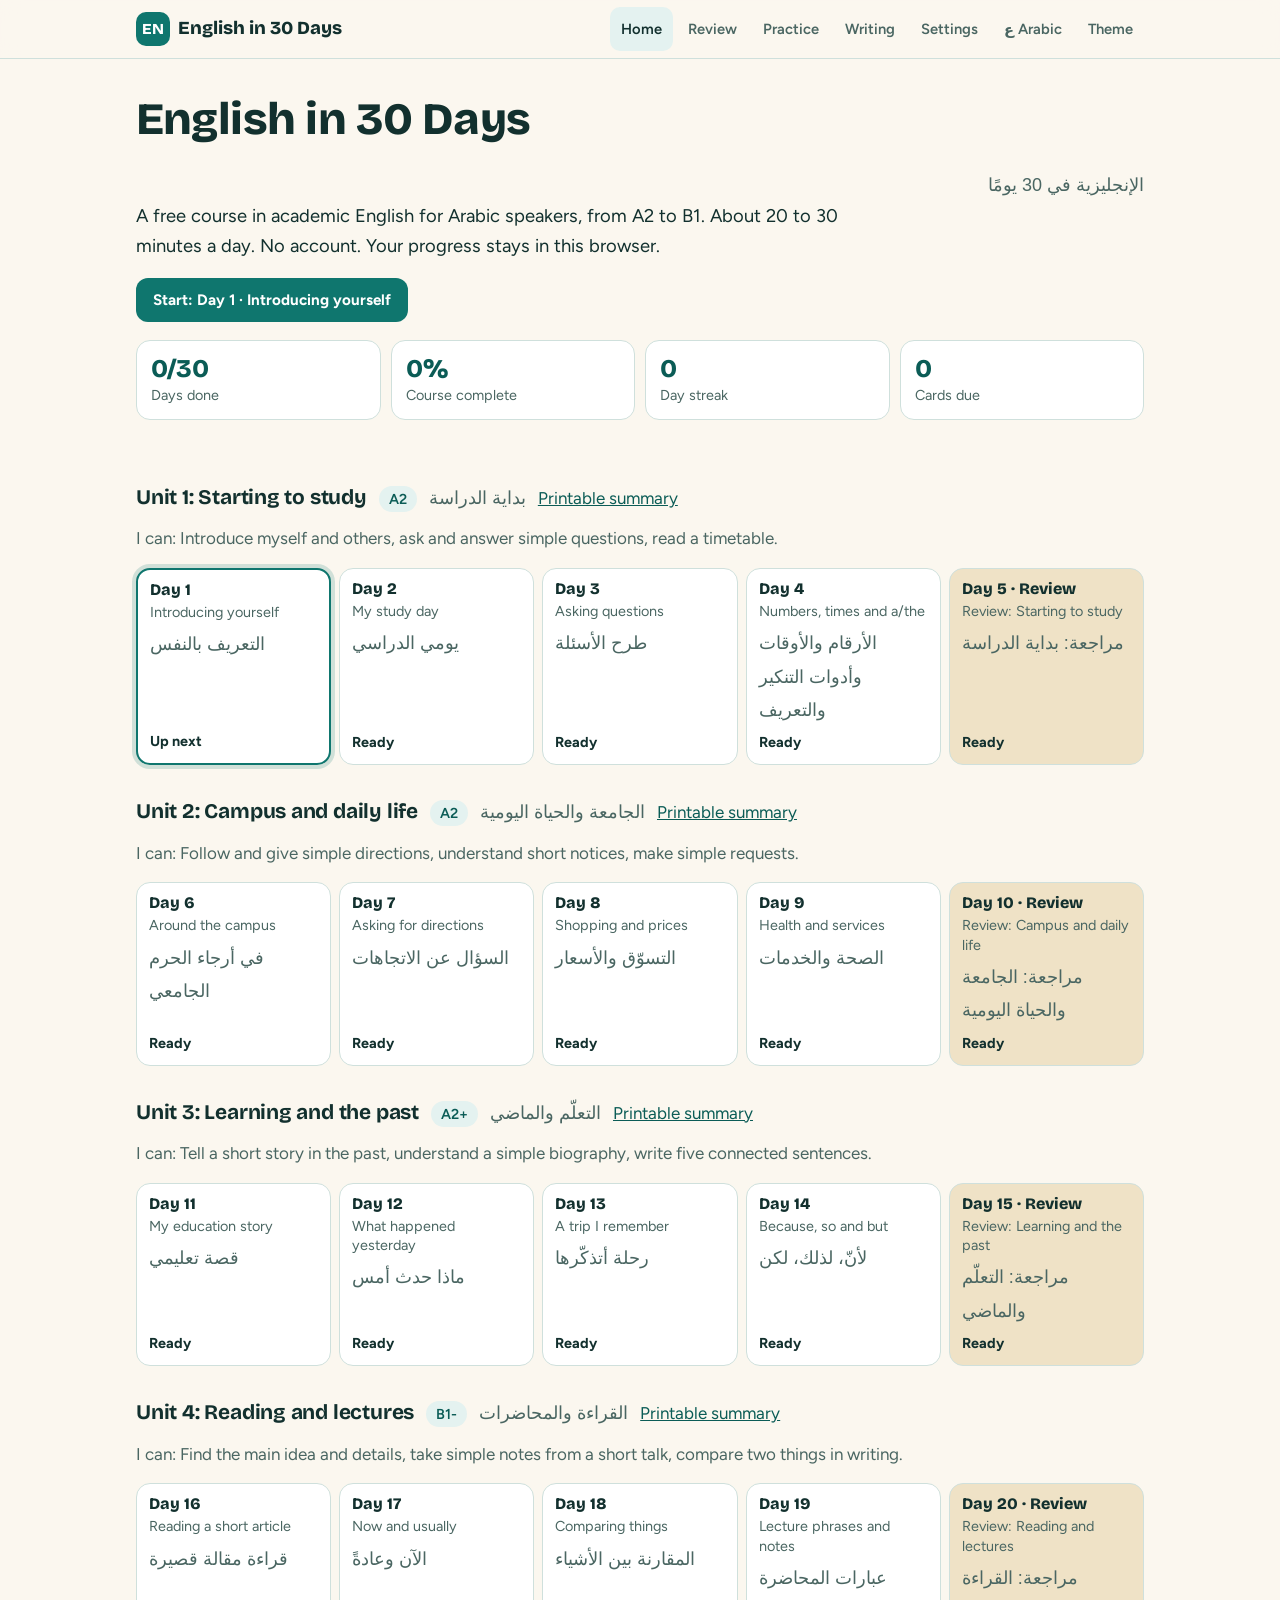
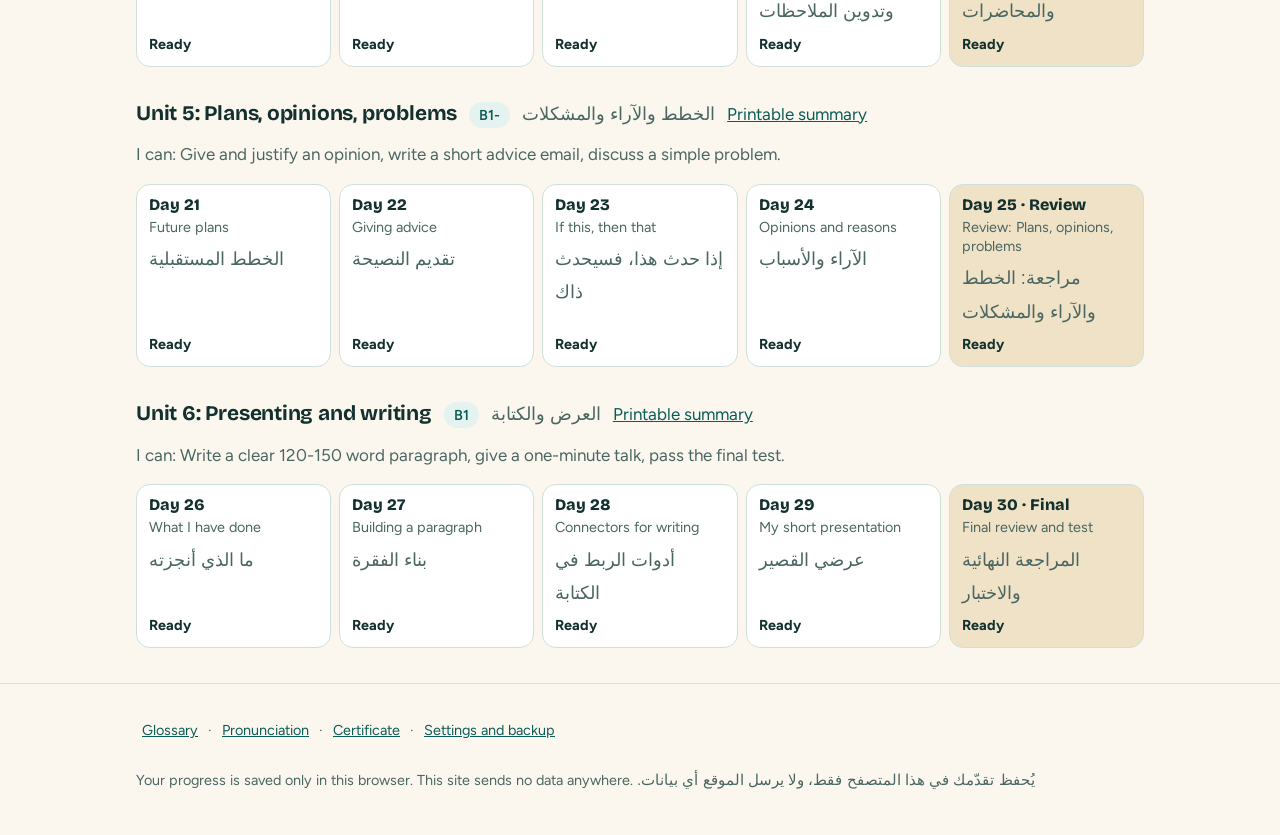
<file: index.html>
<!doctype html>
<html lang="en" data-theme="light">
<head>
<meta charset="utf-8">
<meta name="viewport" content="width=device-width, initial-scale=1">
<title>English in 30 Days | Academic English for Arabic speakers</title>
<meta name="description" content="A free 30-day course in academic English (A2 to B1) for Arabic speakers. Works offline. No account.">
<link rel="icon" href="data:,">
<link rel="stylesheet" href="assets/css/style.css">
<script src="js/app.js"></script>
</head>
<body data-page="home">
<main id="main" class="wrap">
  <div id="home"><p>Loading the course map...</p></div>
  <noscript><p>This course needs JavaScript. Please turn it on in your browser. <span lang="ar" dir="rtl">يحتاج هذا الموقع إلى تفعيل JavaScript.</span></p></noscript>
</main>
<script src="js/curriculum.js"></script>
<script src="js/ui.js"></script>
</body>
</html>
</file>
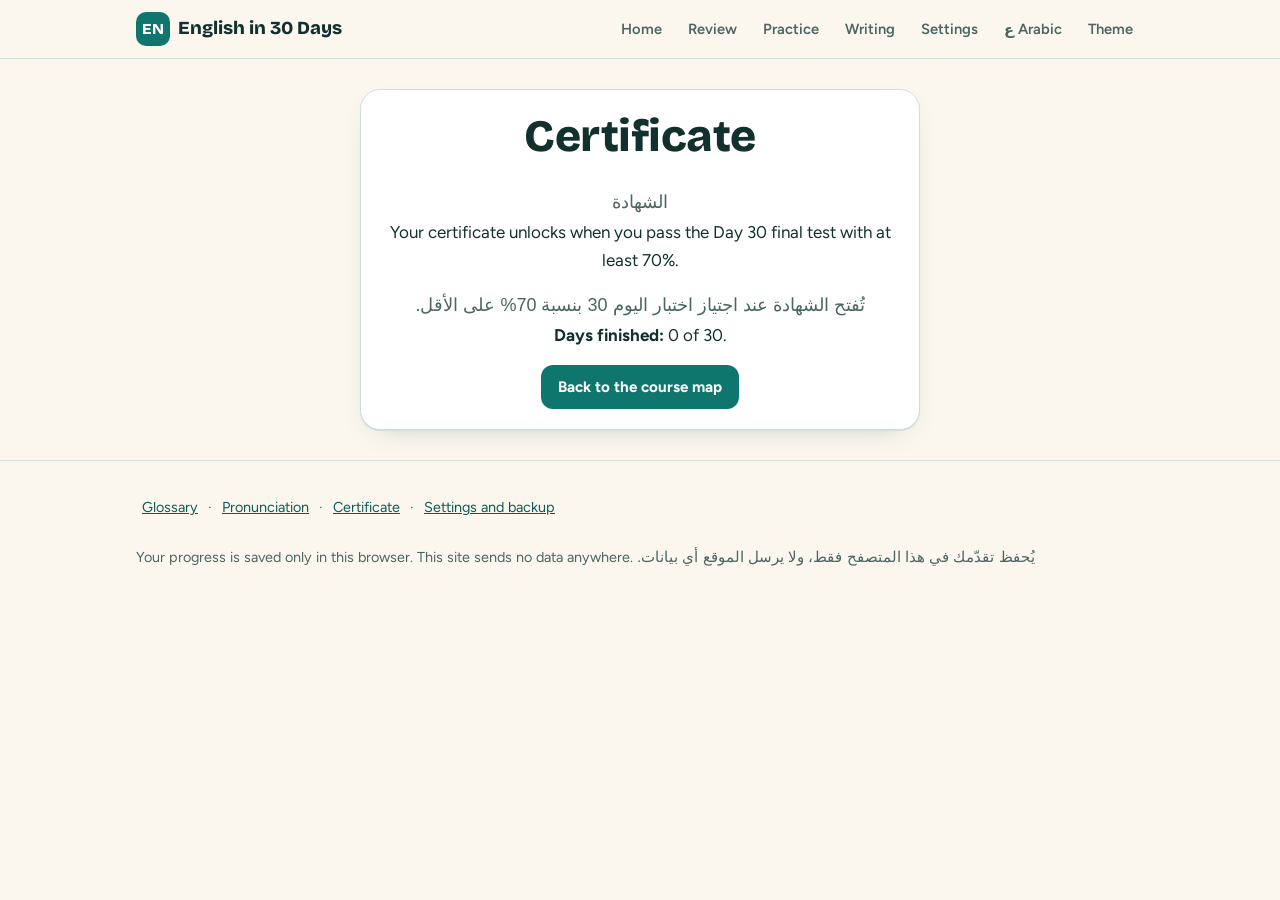
<file: certificate.html>
<!doctype html>
<html lang="en" data-theme="light">
<head>
<meta charset="utf-8">
<meta name="viewport" content="width=device-width, initial-scale=1">
<title>Certificate | English in 30 Days</title>
<meta name="description" content="Your certificate of completion.">
<link rel="icon" href="data:,">
<link rel="stylesheet" href="assets/css/style.css">
<script src="js/app.js"></script>
</head>
<body data-page="certificate">
<main id="main" class="wrap">
  <div id="certificate"><p>Loading...</p></div>
  <noscript><p>This course needs JavaScript. Please turn it on in your browser. <span lang="ar" dir="rtl">يحتاج هذا الموقع إلى تفعيل JavaScript.</span></p></noscript>
</main>
<script src="js/curriculum.js"></script>
<script src="js/tools.js"></script>
</body>
</html>
</file>
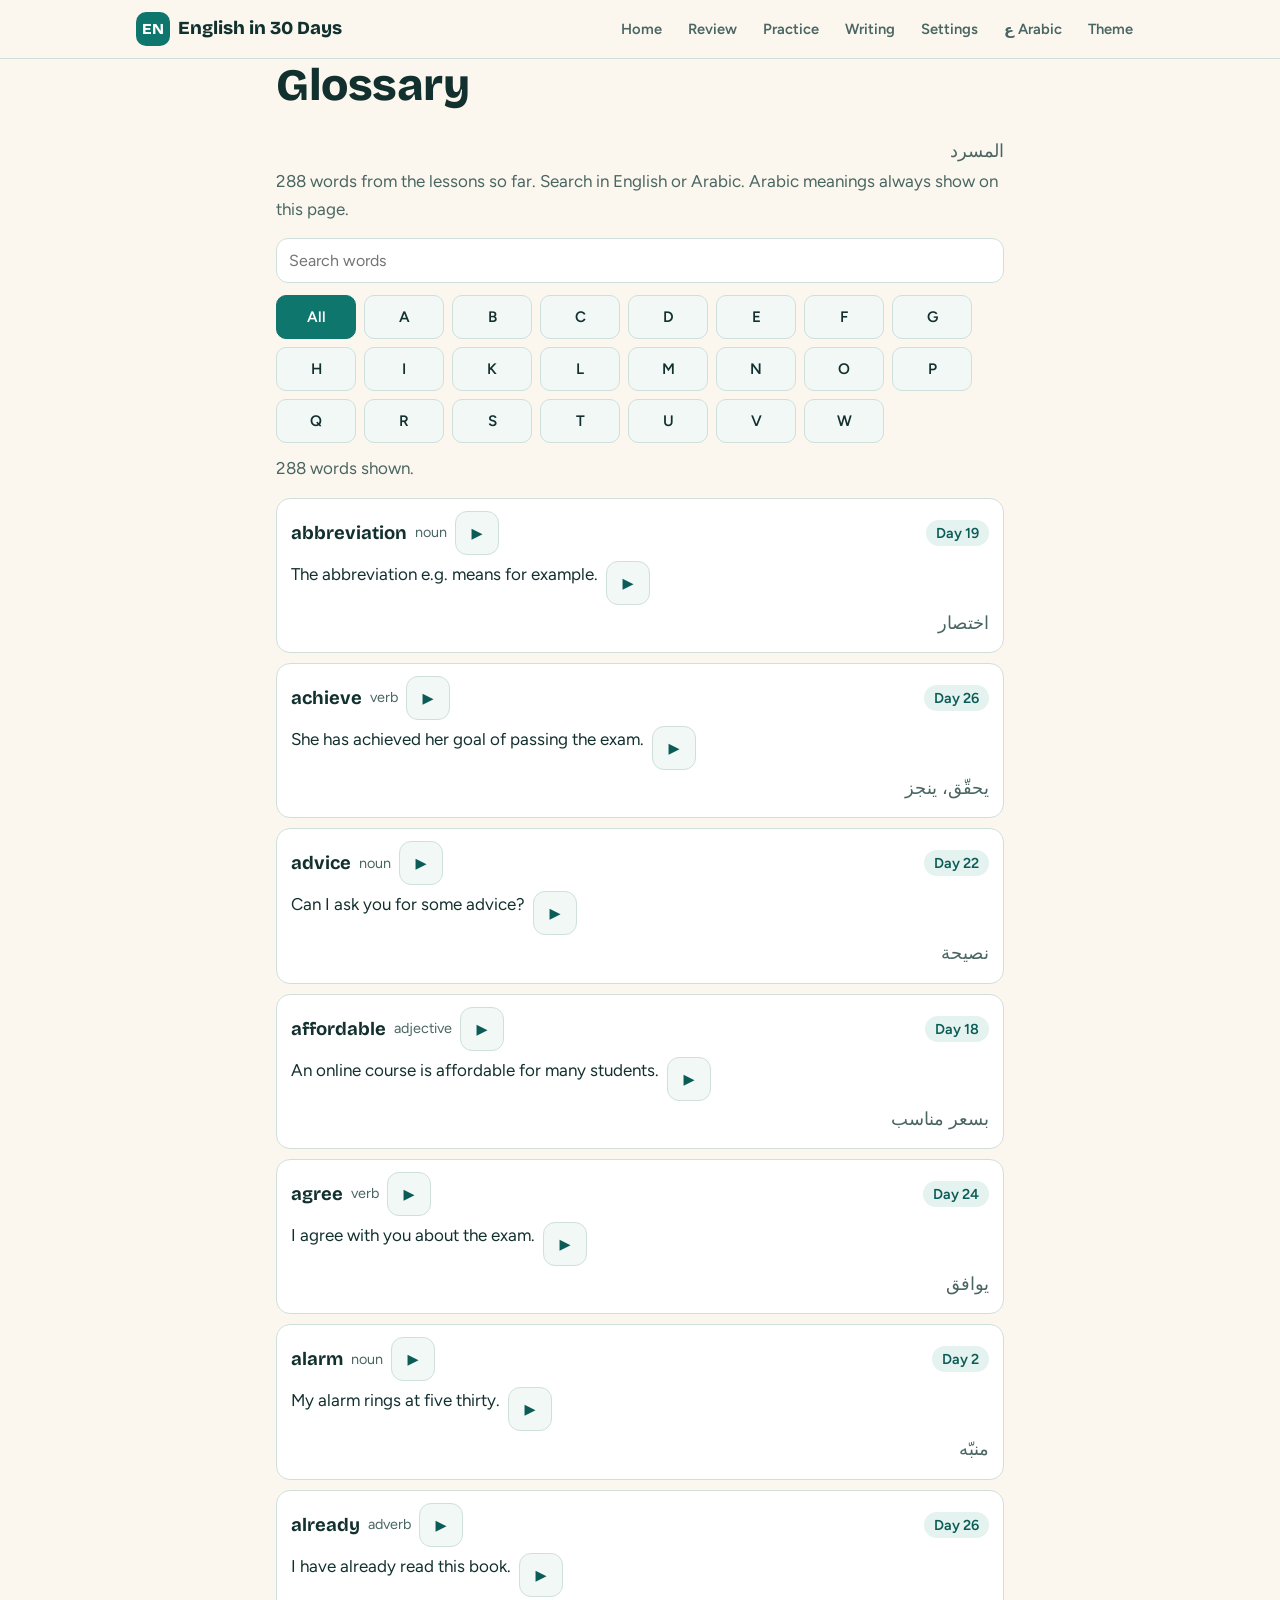
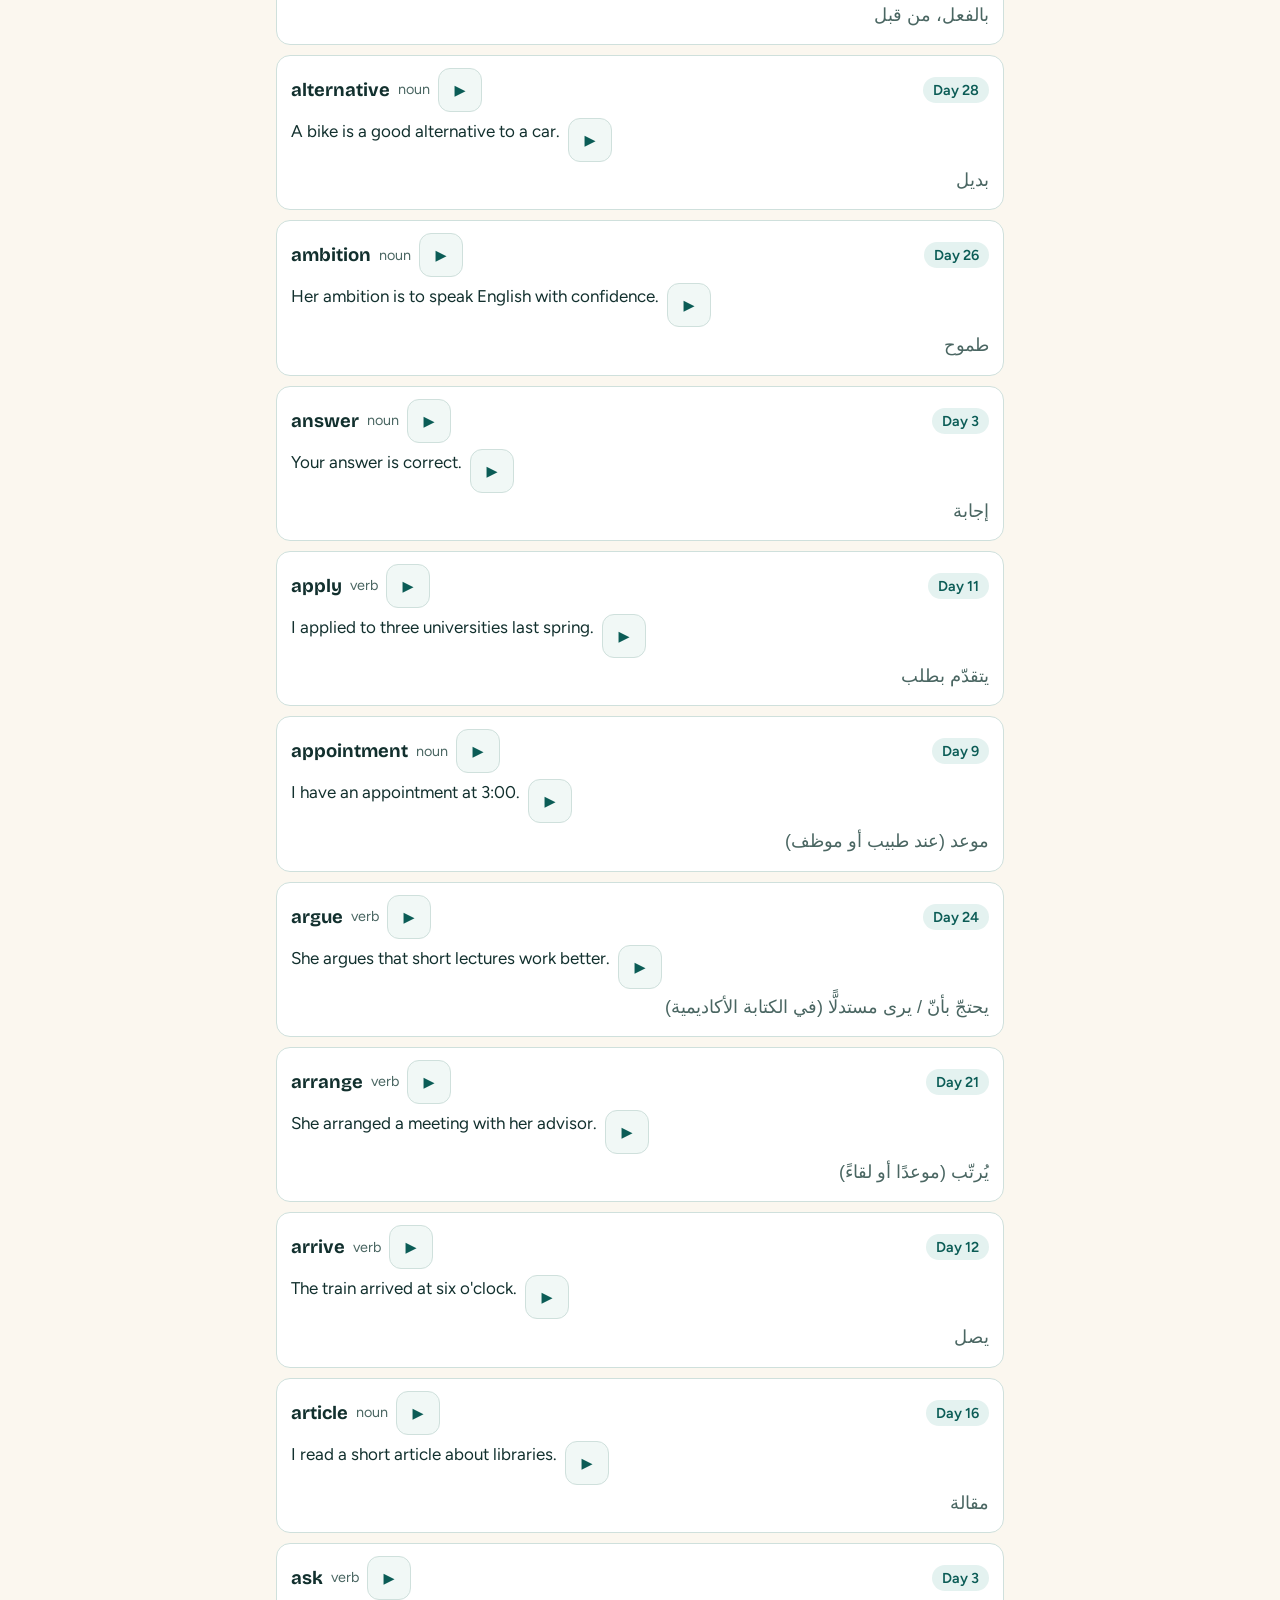
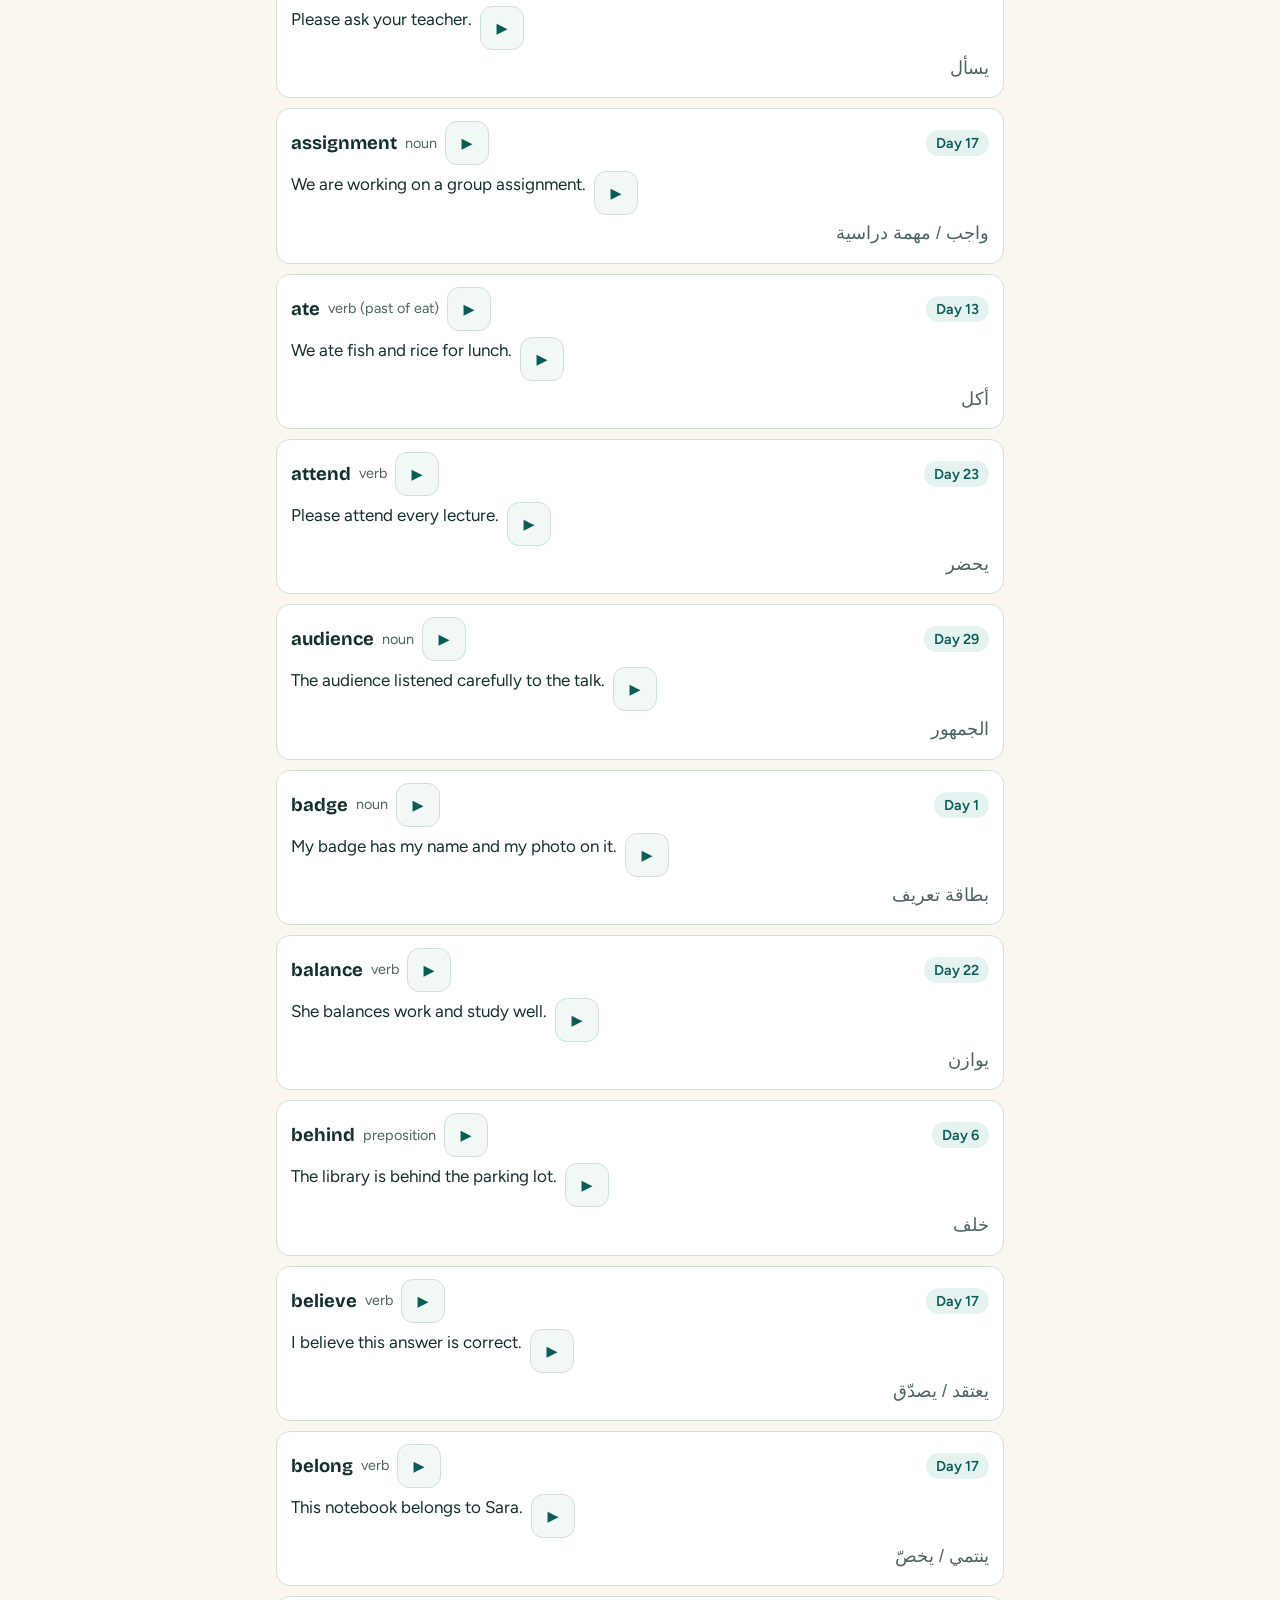
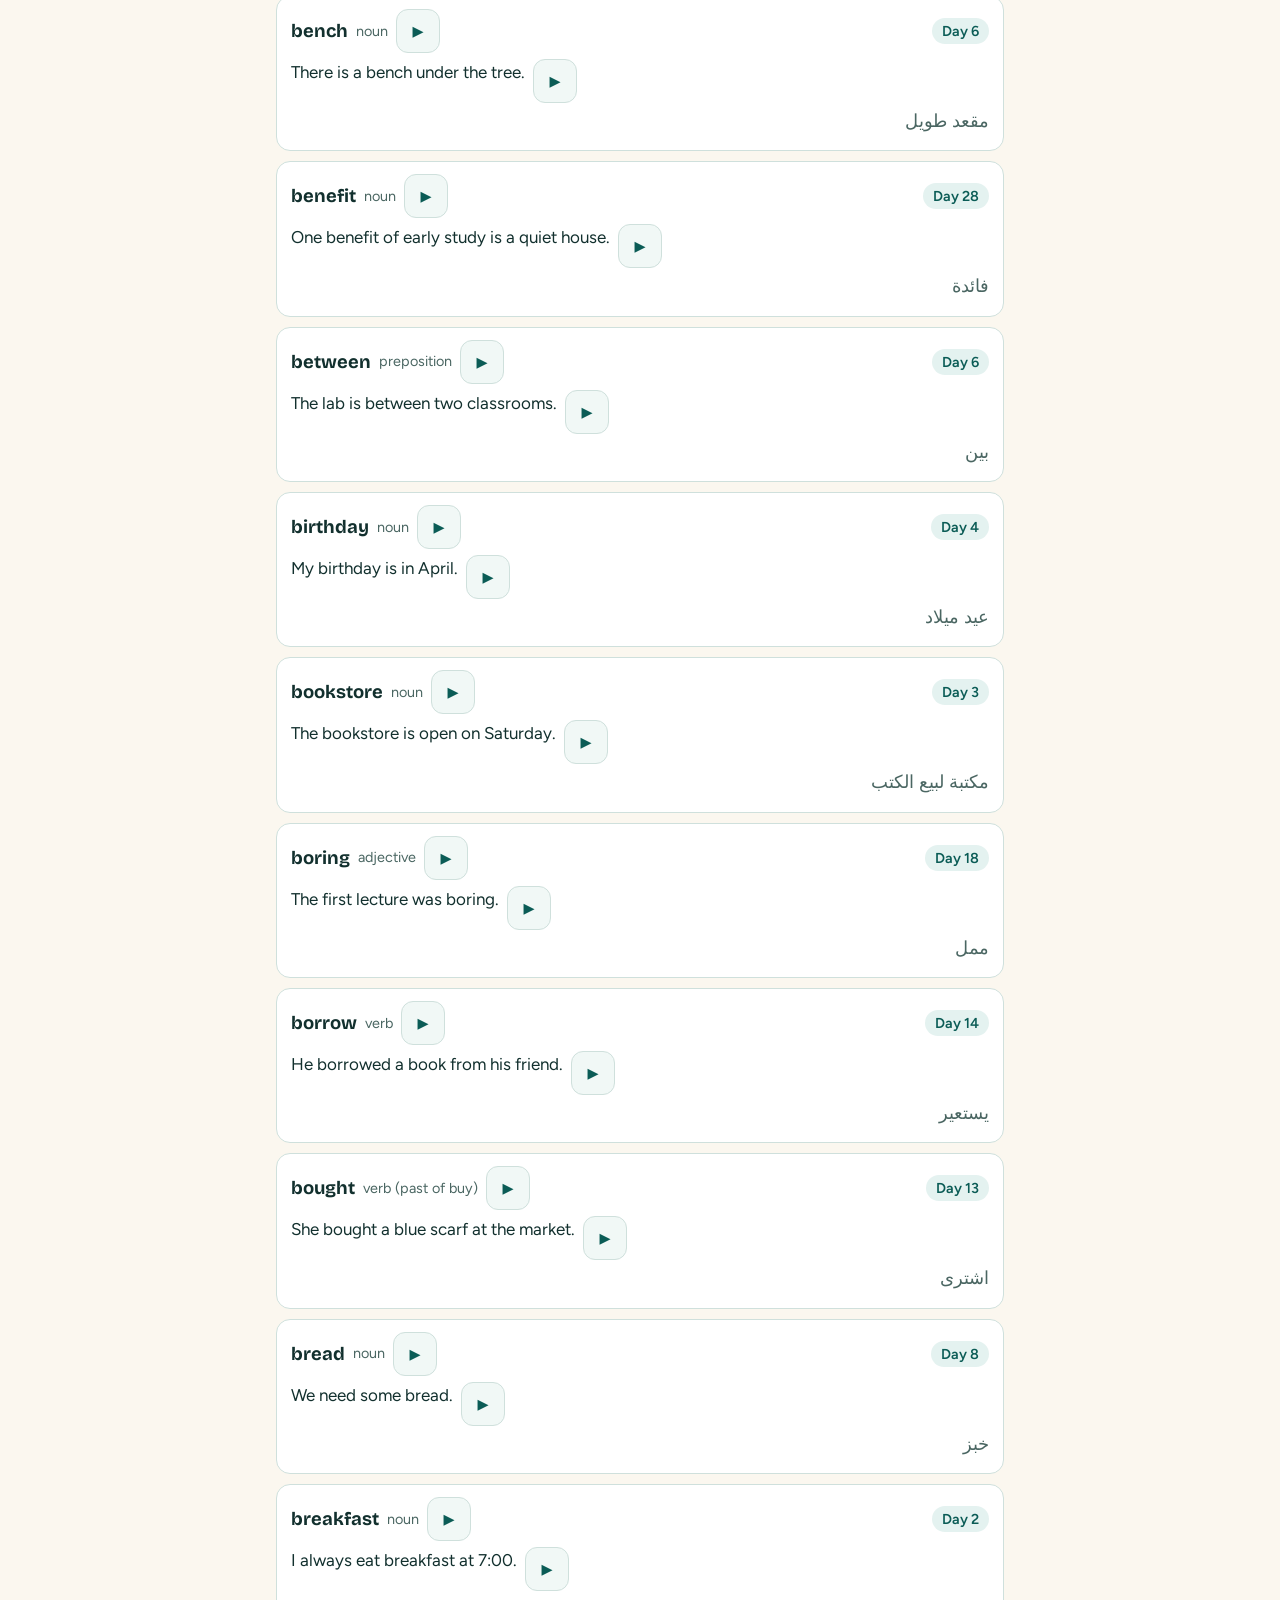
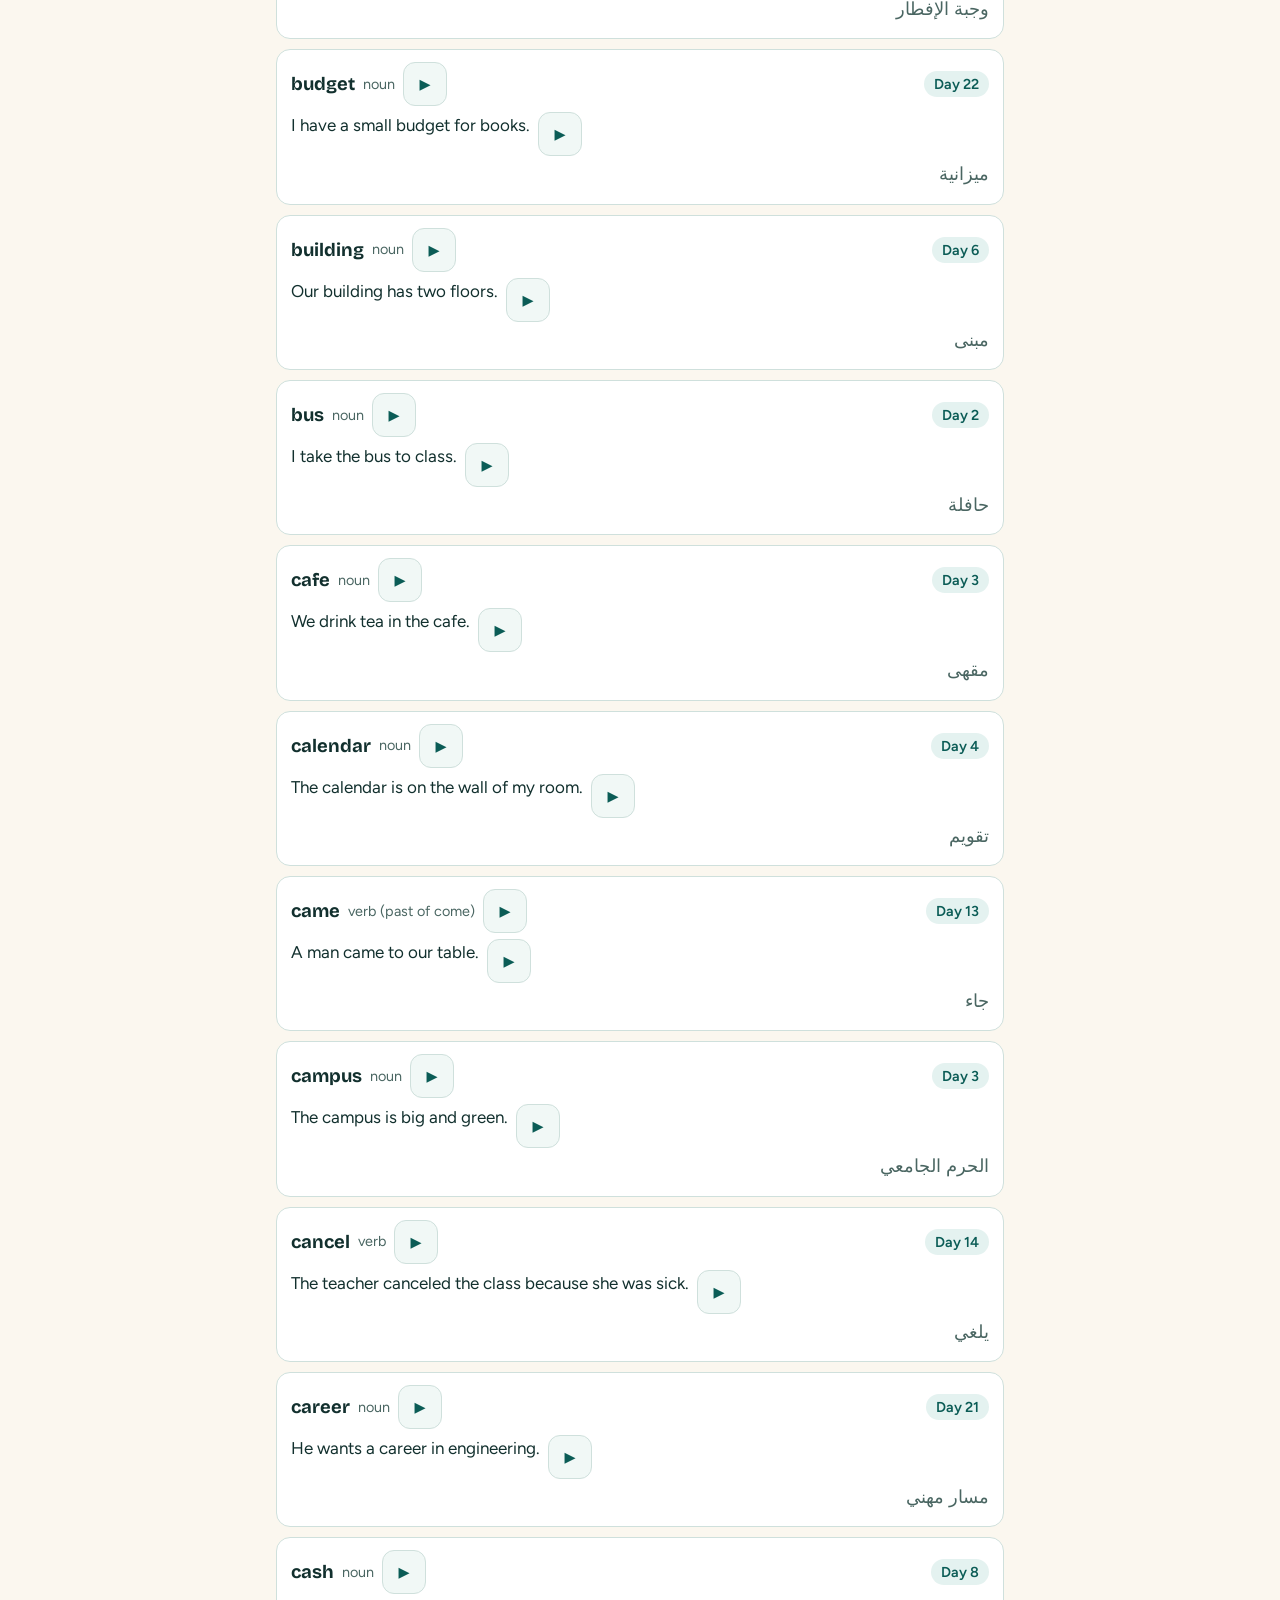
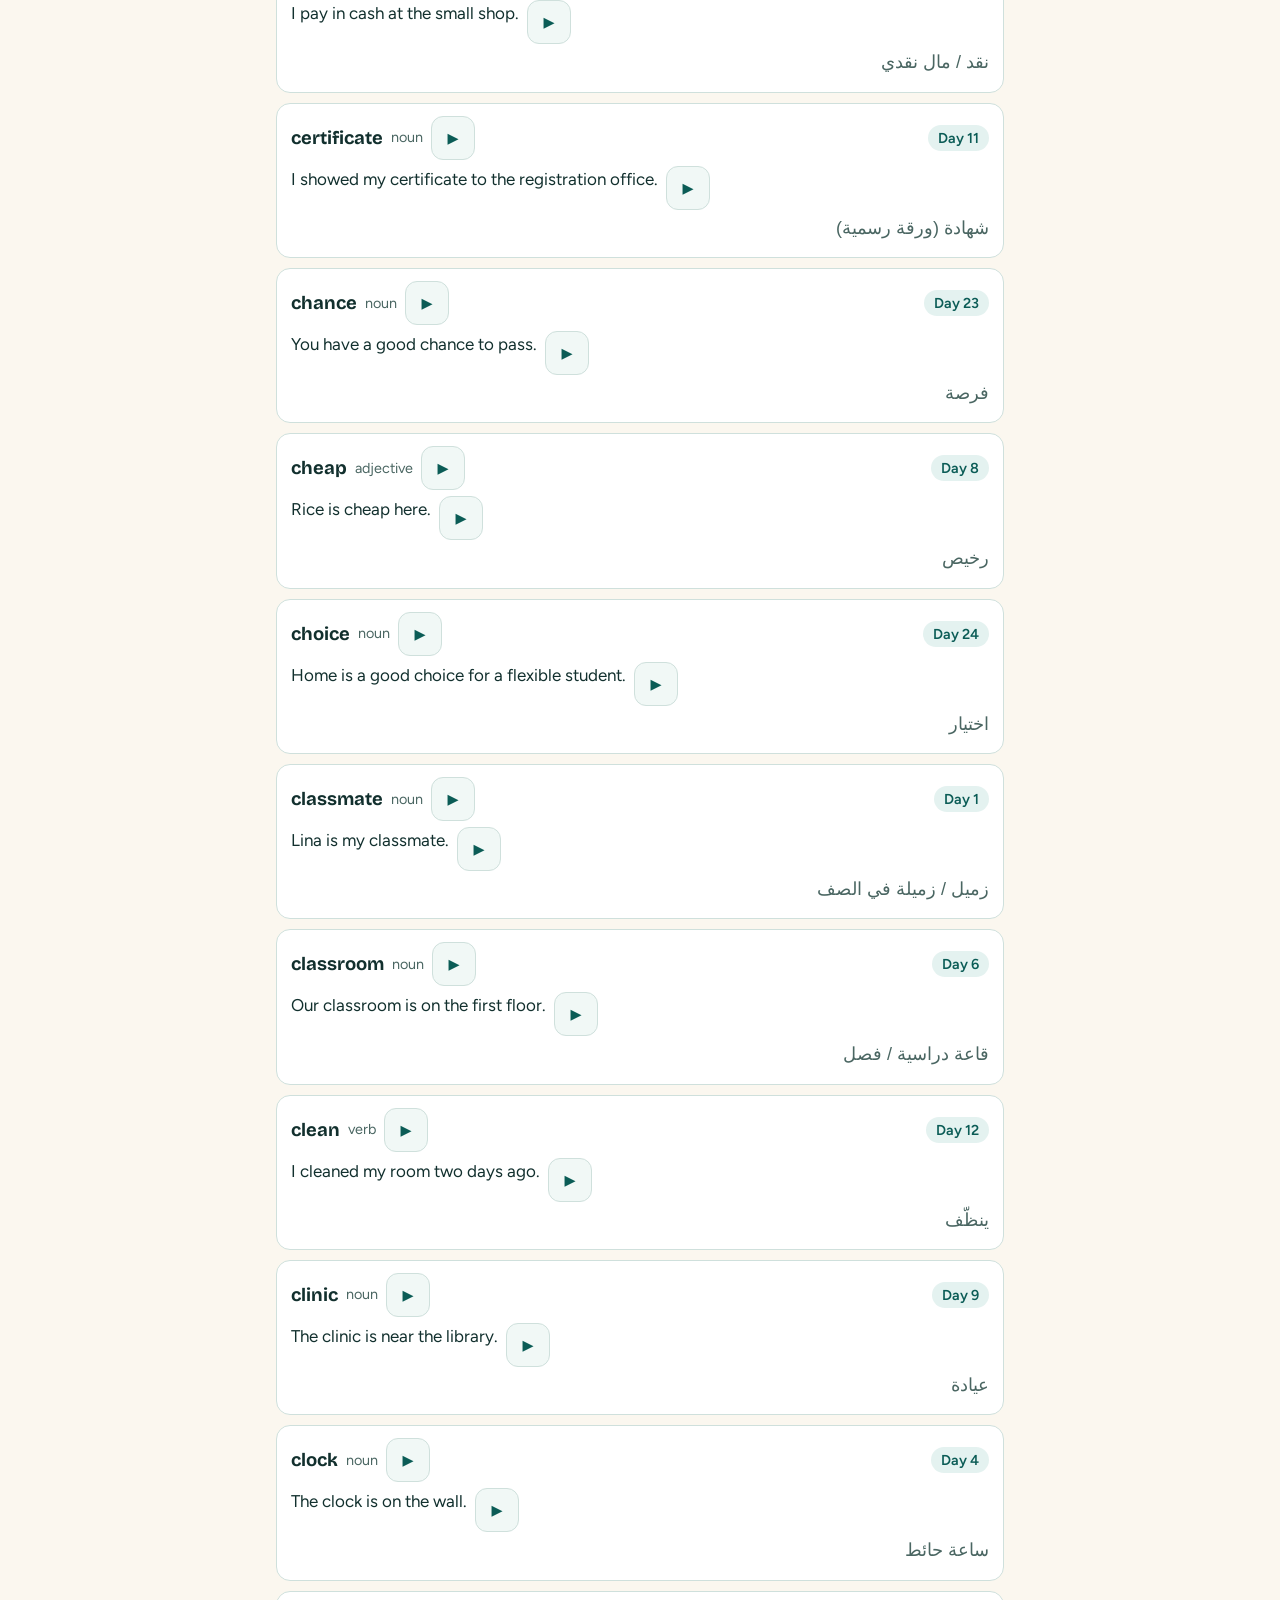
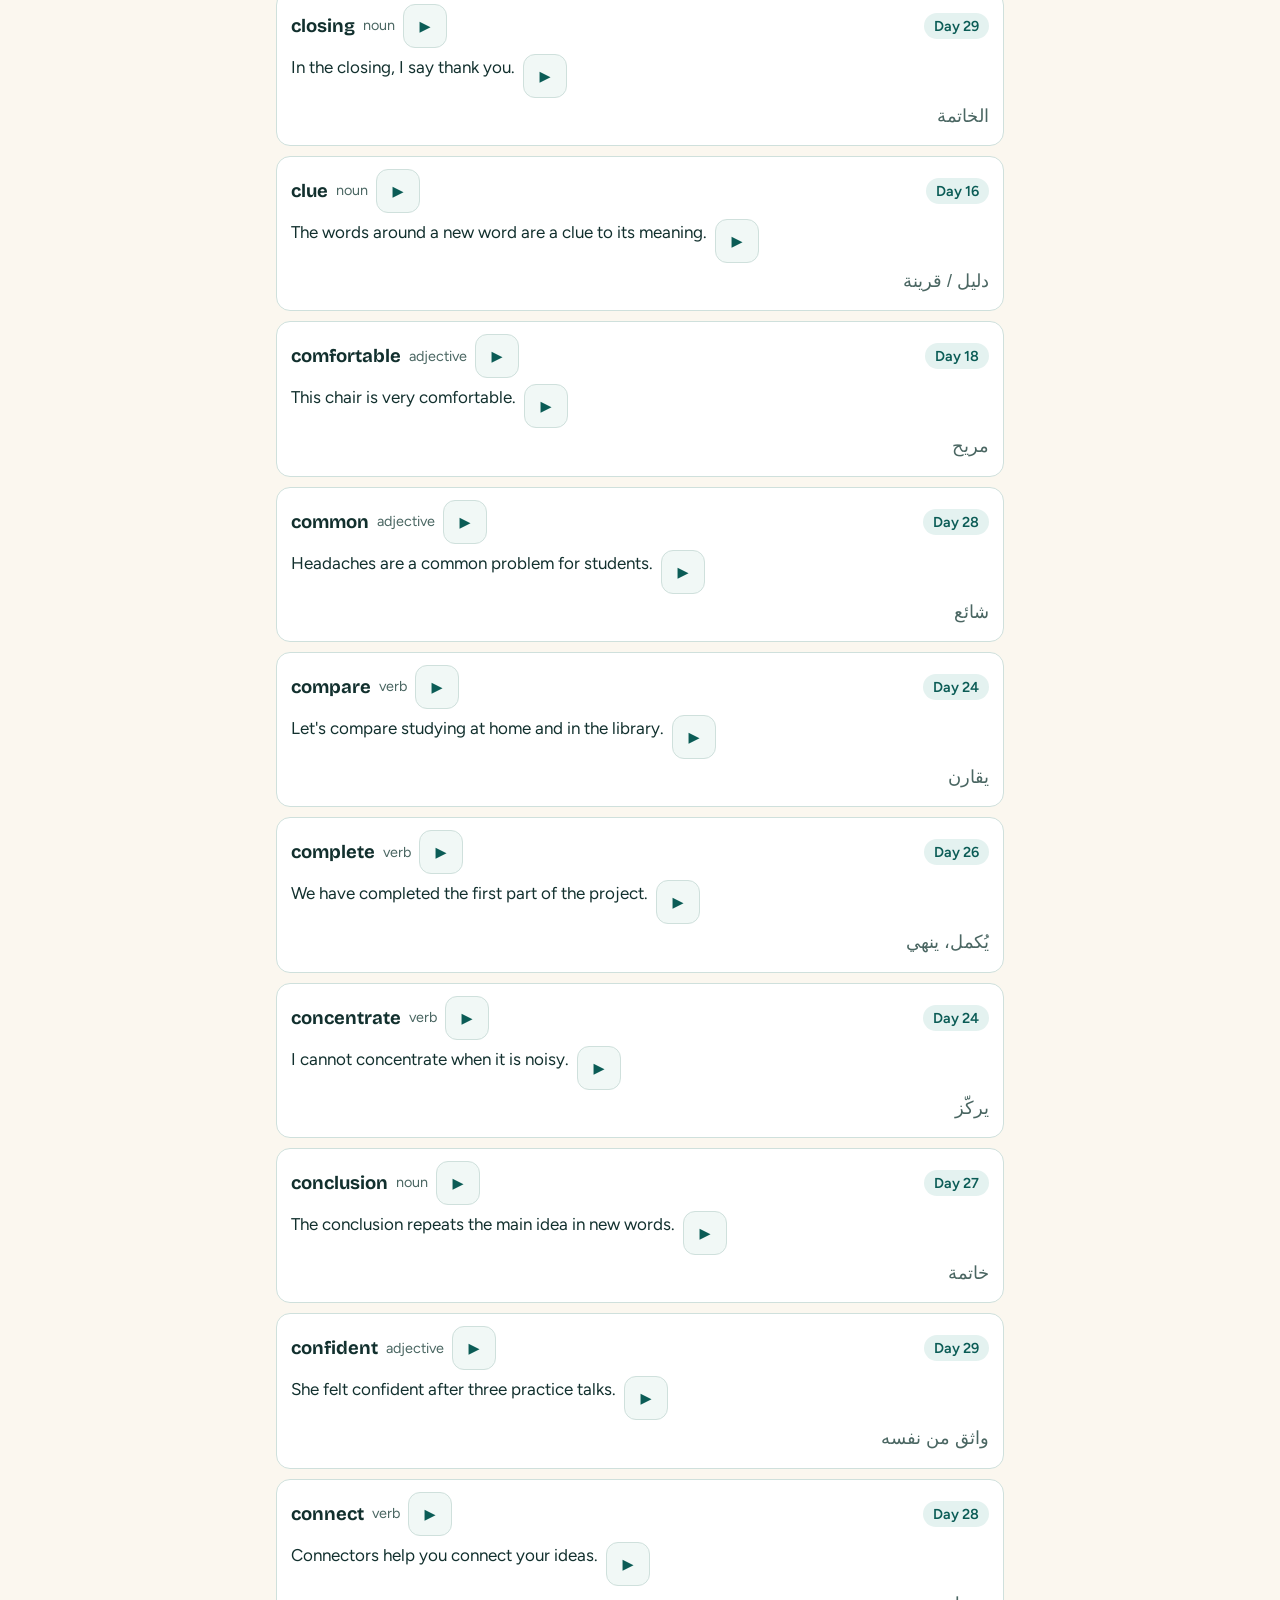
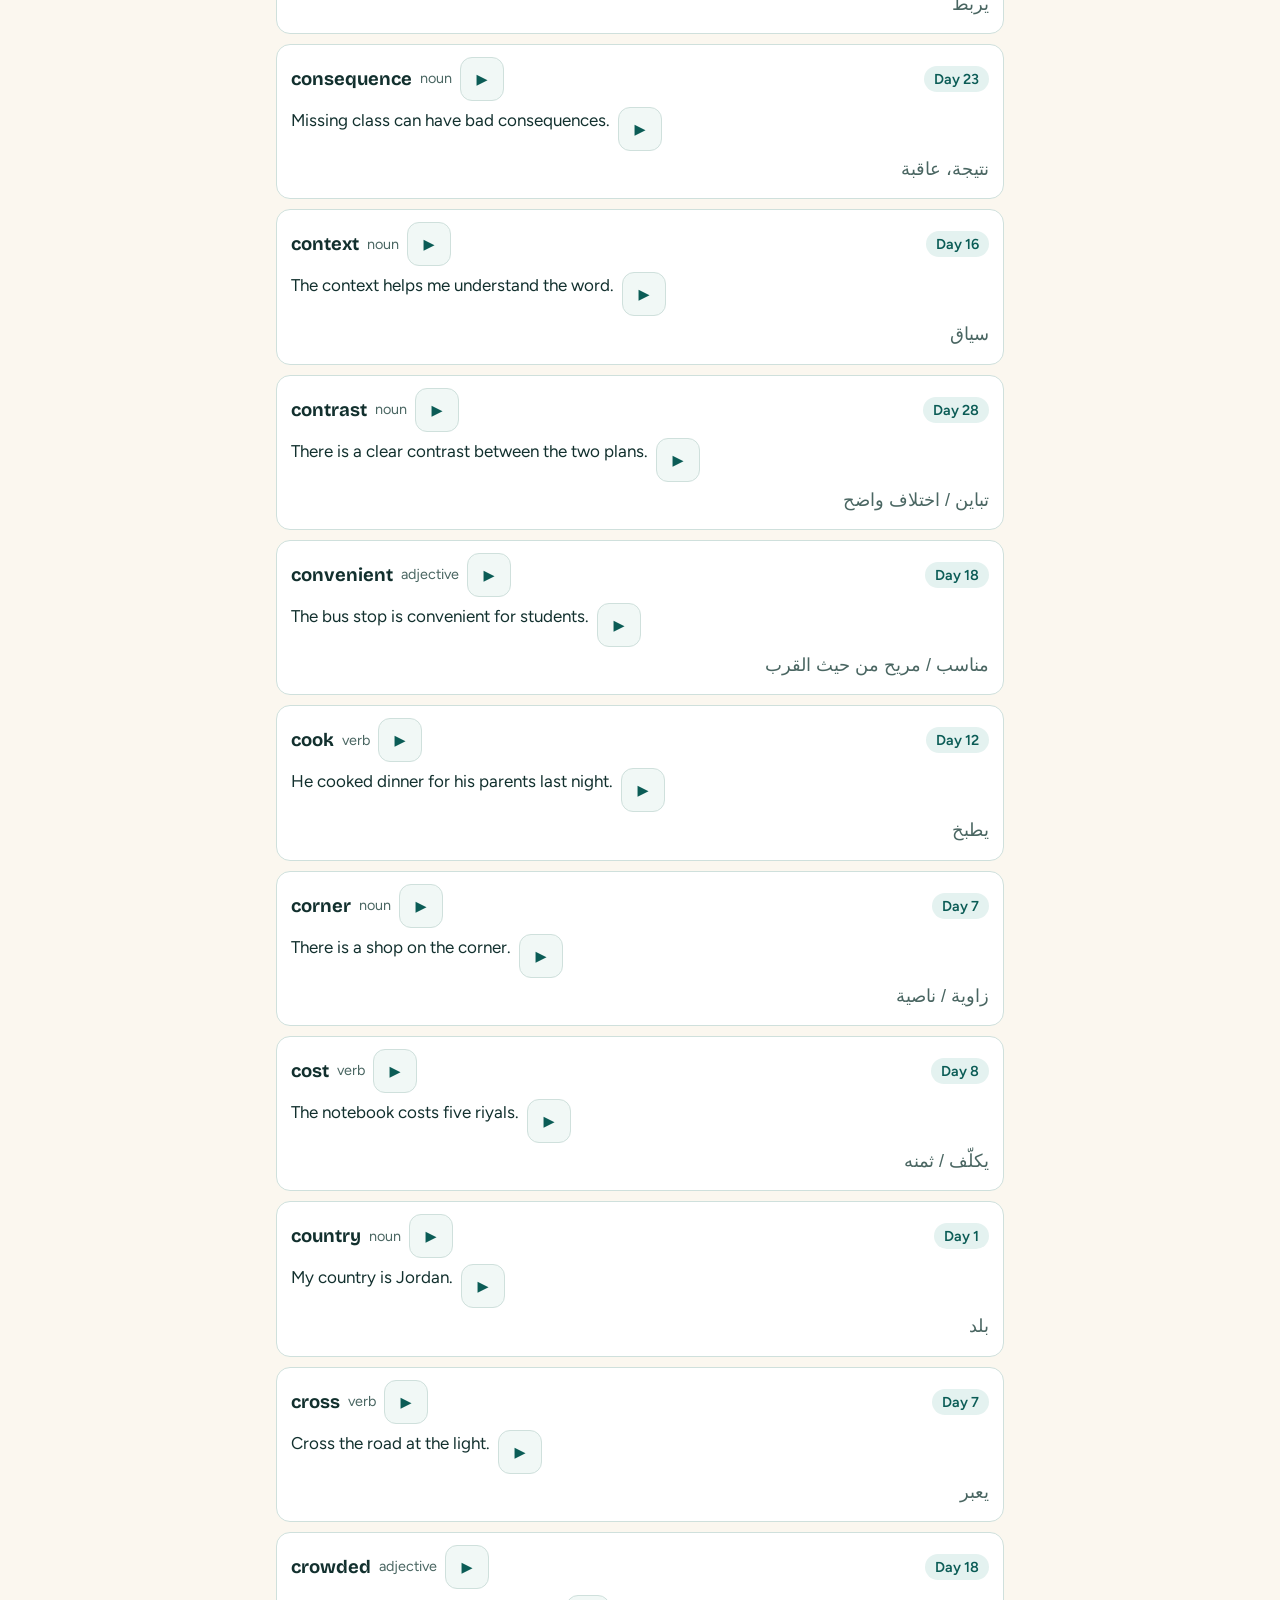
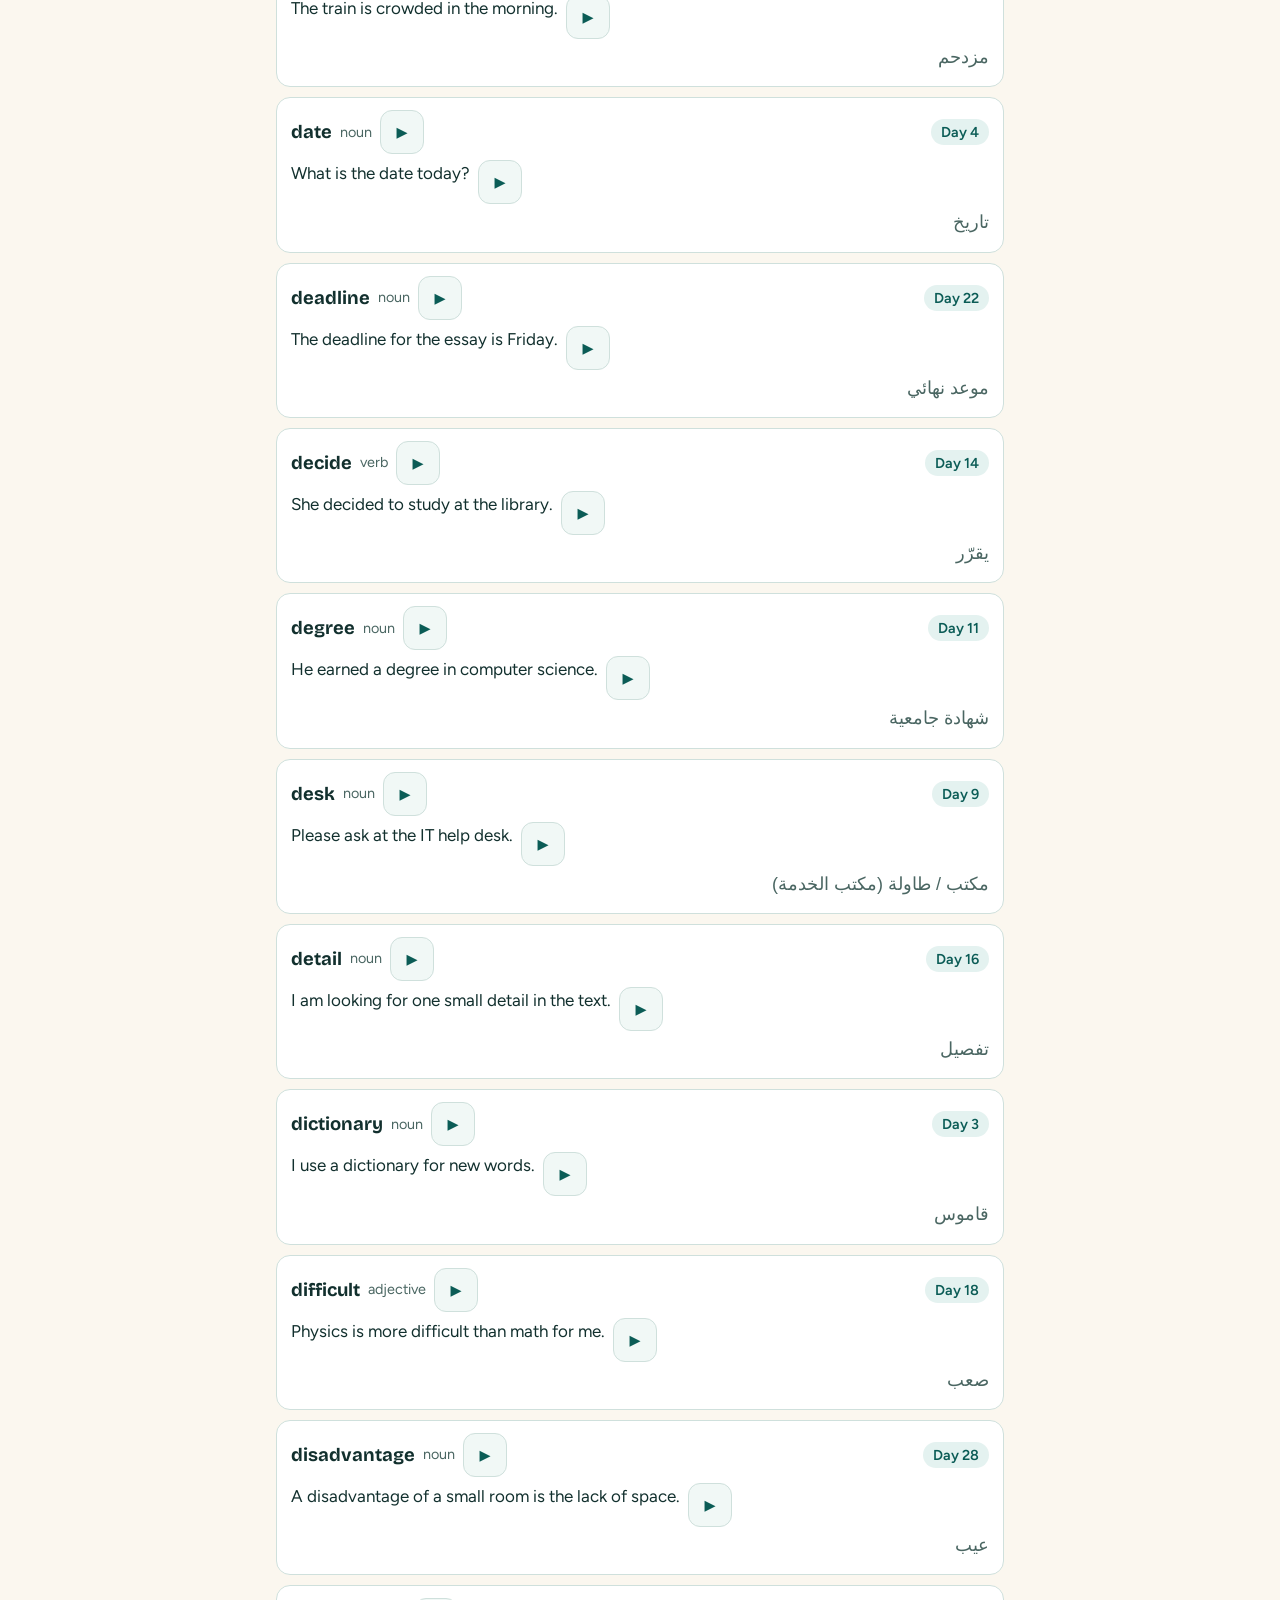
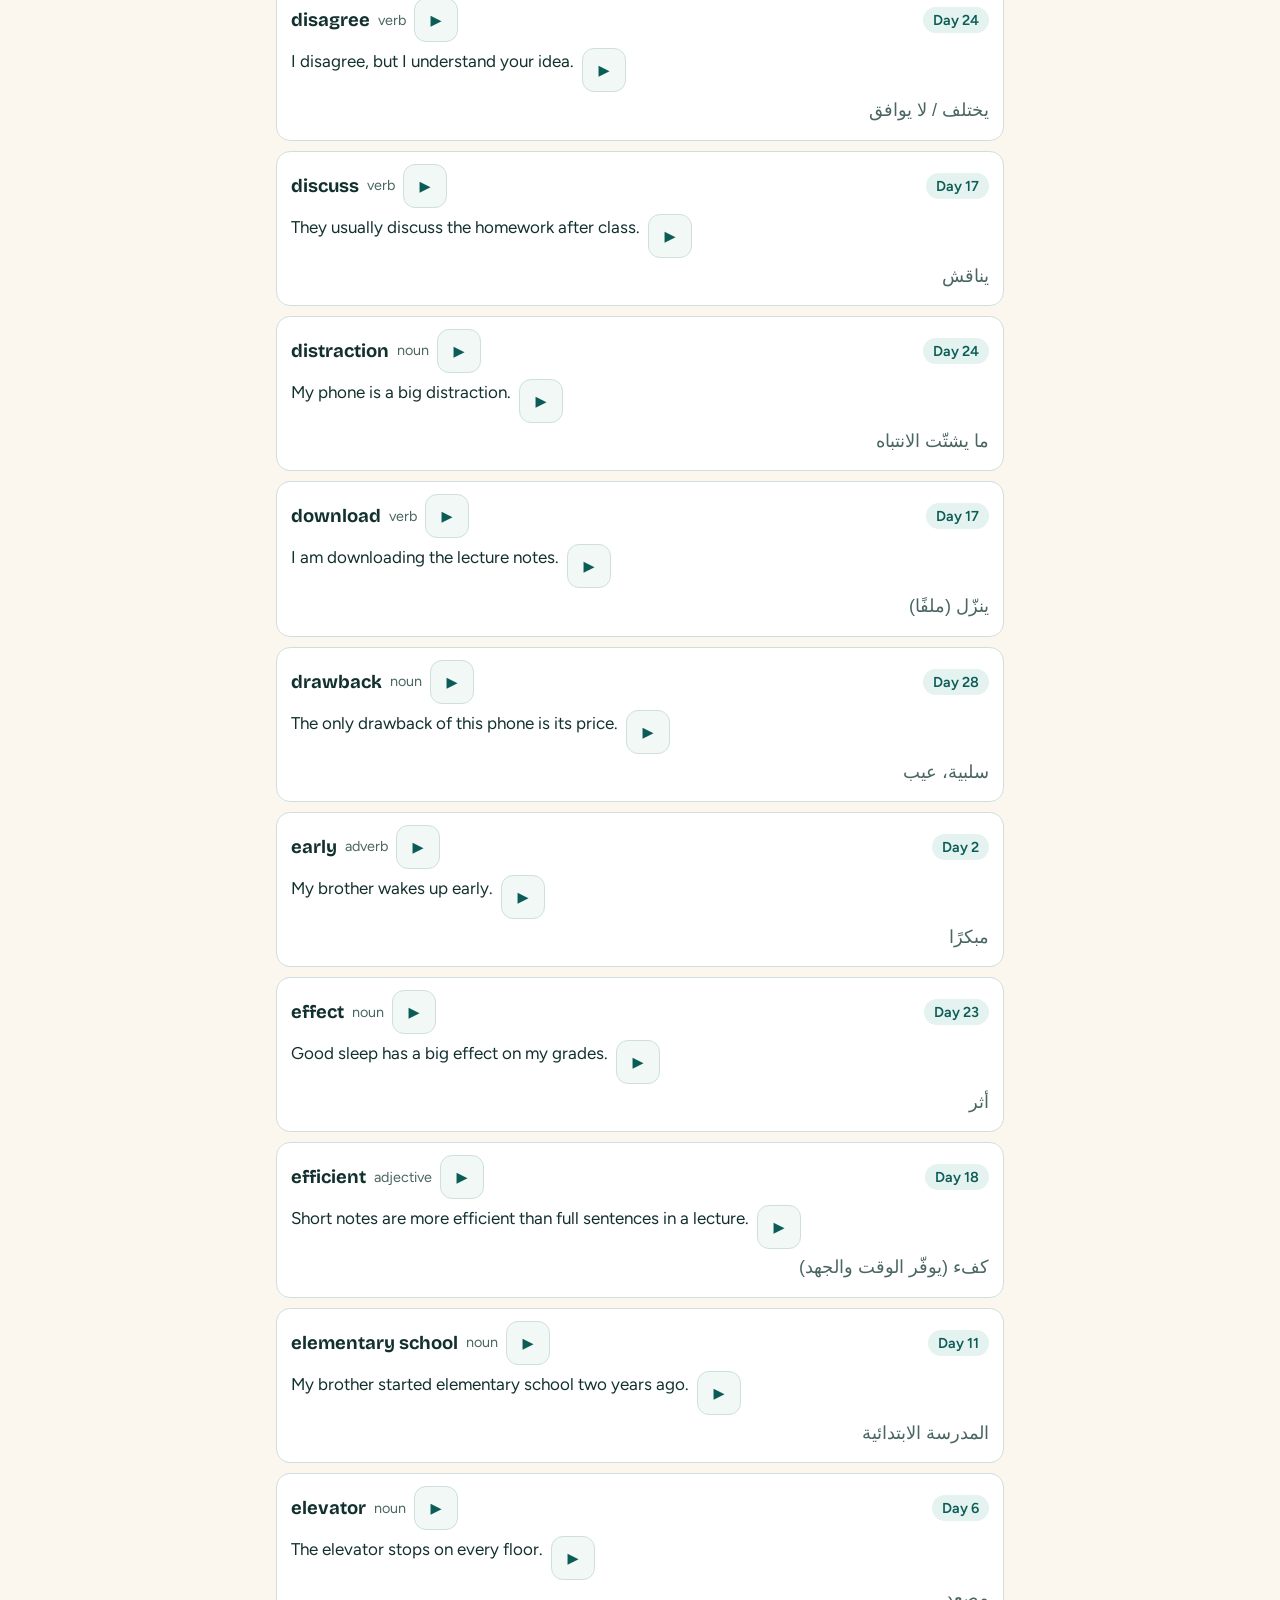
<file: glossary.html>
<!doctype html>
<html lang="en" data-theme="light">
<head>
<meta charset="utf-8">
<meta name="viewport" content="width=device-width, initial-scale=1">
<title>Glossary | English in 30 Days</title>
<meta name="description" content="Search every word from the lessons, with Arabic and audio.">
<link rel="icon" href="data:,">
<link rel="stylesheet" href="assets/css/style.css">
<script src="js/app.js"></script>
</head>
<body data-page="glossary">
<main id="main" class="wrap narrow">
  <div id="glossary"><p>Loading...</p></div>
  <noscript><p>This course needs JavaScript. Please turn it on in your browser. <span lang="ar" dir="rtl">يحتاج هذا الموقع إلى تفعيل JavaScript.</span></p></noscript>
</main>
<script src="js/curriculum.js"></script>
<script src="js/pages.js"></script>
</body>
</html>
</file>
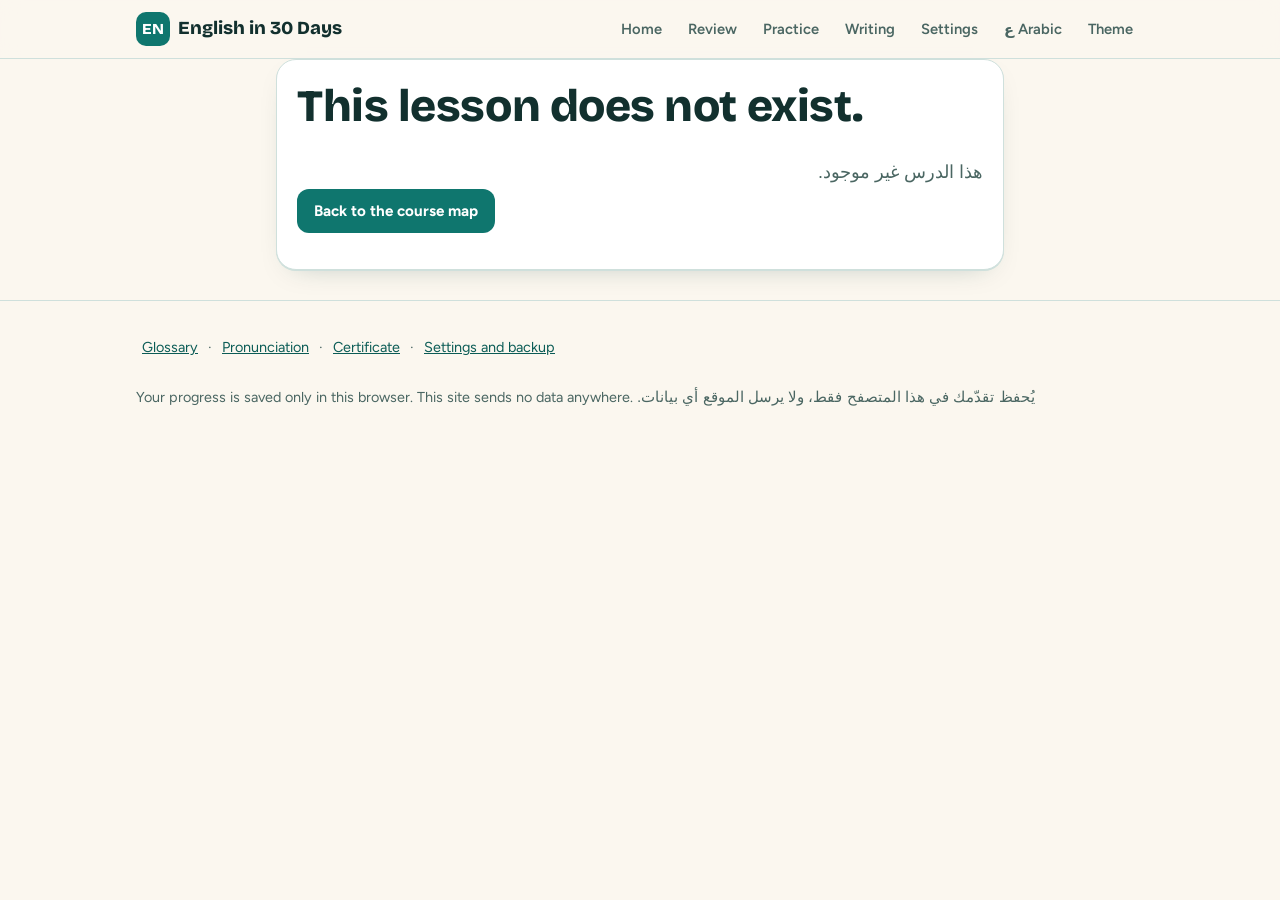
<file: lesson.html>
<!doctype html>
<html lang="en" data-theme="light">
<head>
<meta charset="utf-8">
<meta name="viewport" content="width=device-width, initial-scale=1">
<title>Lesson | English in 30 Days</title>
<meta name="description" content="A daily English lesson with words, reading, listening, speaking, writing and a quiz.">
<link rel="icon" href="data:,">
<link rel="stylesheet" href="assets/css/style.css">
<script src="js/app.js"></script>
</head>
<body data-page="lesson">
<main id="main" class="wrap narrow">
  <div id="lesson"><p>Loading the lesson...</p></div>
  <noscript><p>This course needs JavaScript. Please turn it on in your browser. <span lang="ar" dir="rtl">يحتاج هذا الموقع إلى تفعيل JavaScript.</span></p></noscript>
</main>
<script src="js/curriculum.js"></script>
<script src="js/ui.js"></script>
<script src="js/lesson.js"></script>
</body>
</html>
</file>
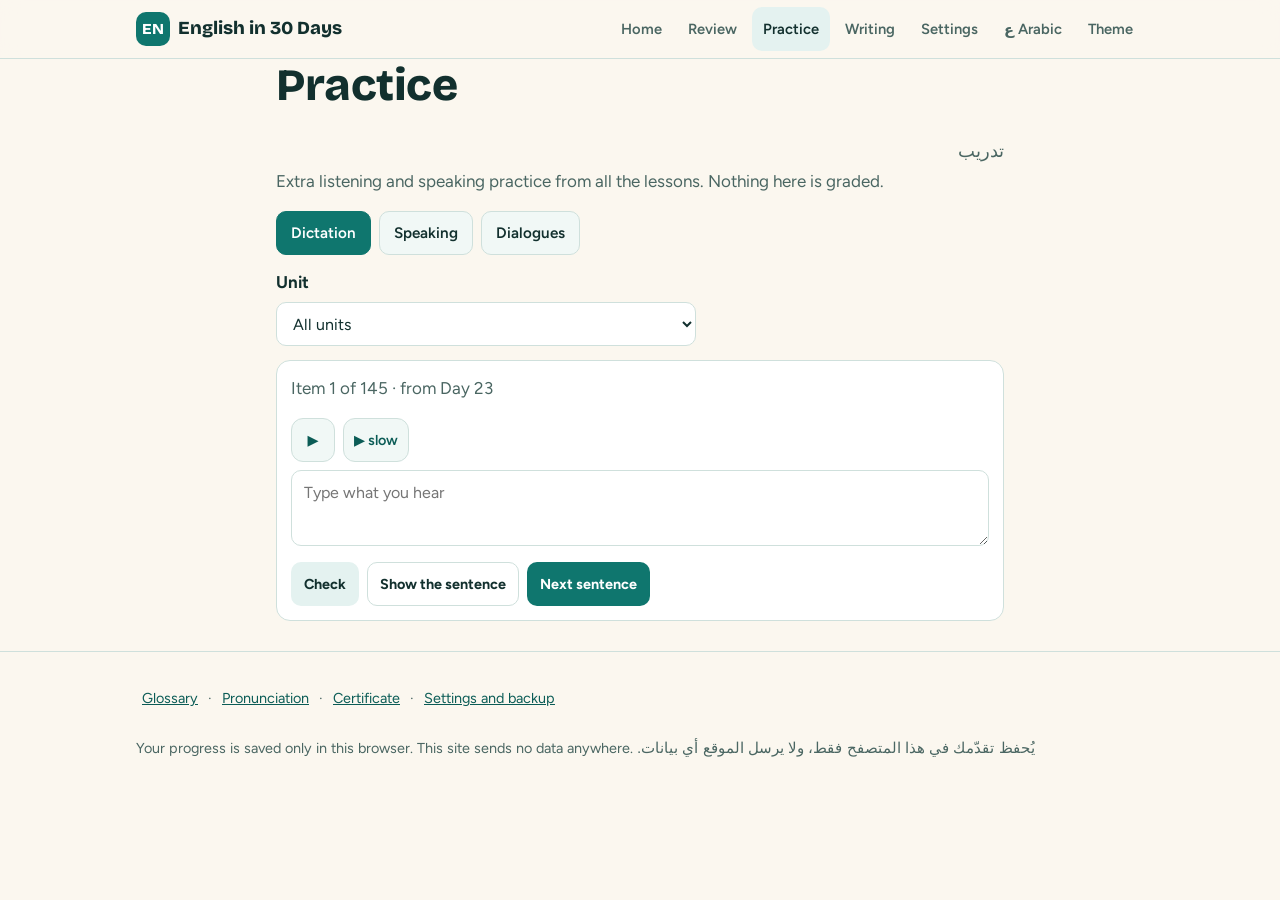
<file: practice.html>
<!doctype html>
<html lang="en" data-theme="light">
<head>
<meta charset="utf-8">
<meta name="viewport" content="width=device-width, initial-scale=1">
<title>Practice | English in 30 Days</title>
<meta name="description" content="Extra dictation and speaking practice from all the lessons.">
<link rel="icon" href="data:,">
<link rel="stylesheet" href="assets/css/style.css">
<script src="js/app.js"></script>
</head>
<body data-page="practice">
<main id="main" class="wrap narrow">
  <div id="practice"><p>Loading...</p></div>
  <noscript><p>This course needs JavaScript. Please turn it on in your browser. <span lang="ar" dir="rtl">يحتاج هذا الموقع إلى تفعيل JavaScript.</span></p></noscript>
</main>
<script src="js/curriculum.js"></script>
<script src="js/tools.js"></script>
</body>
</html>
</file>
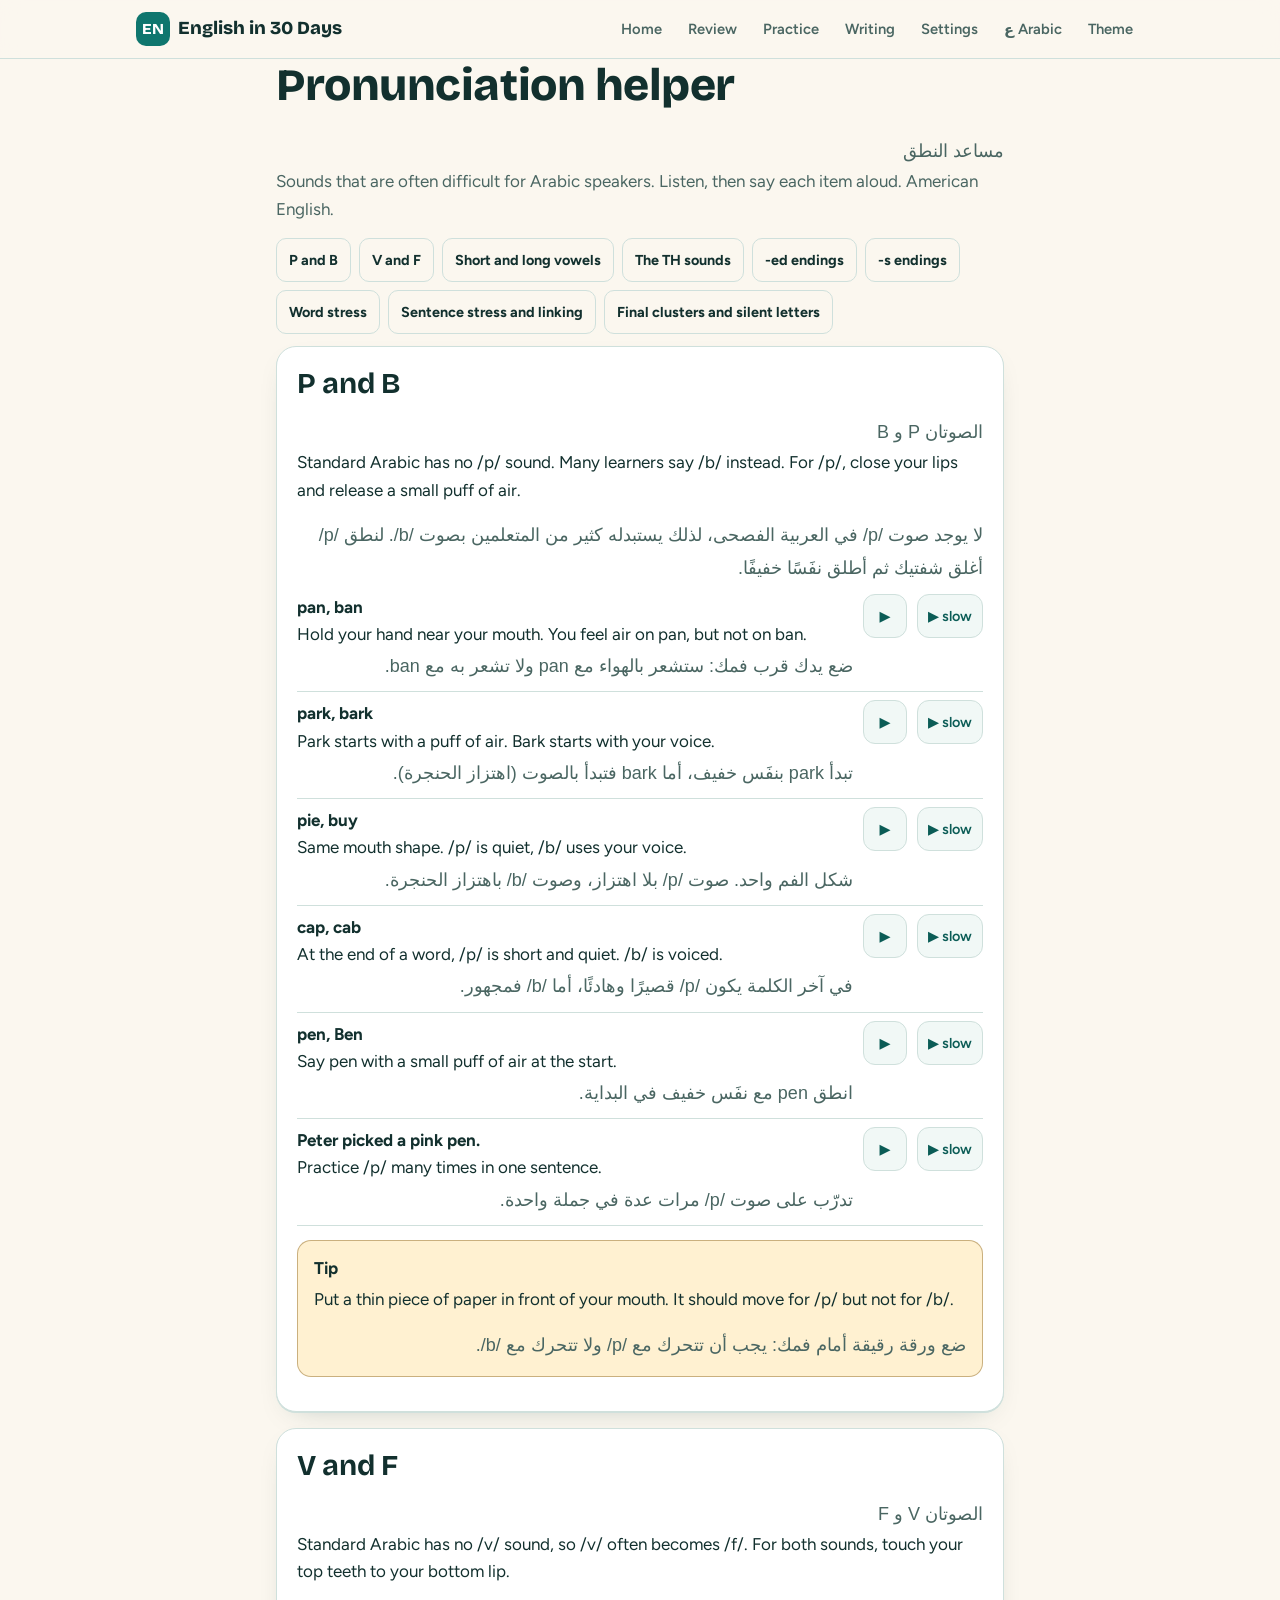
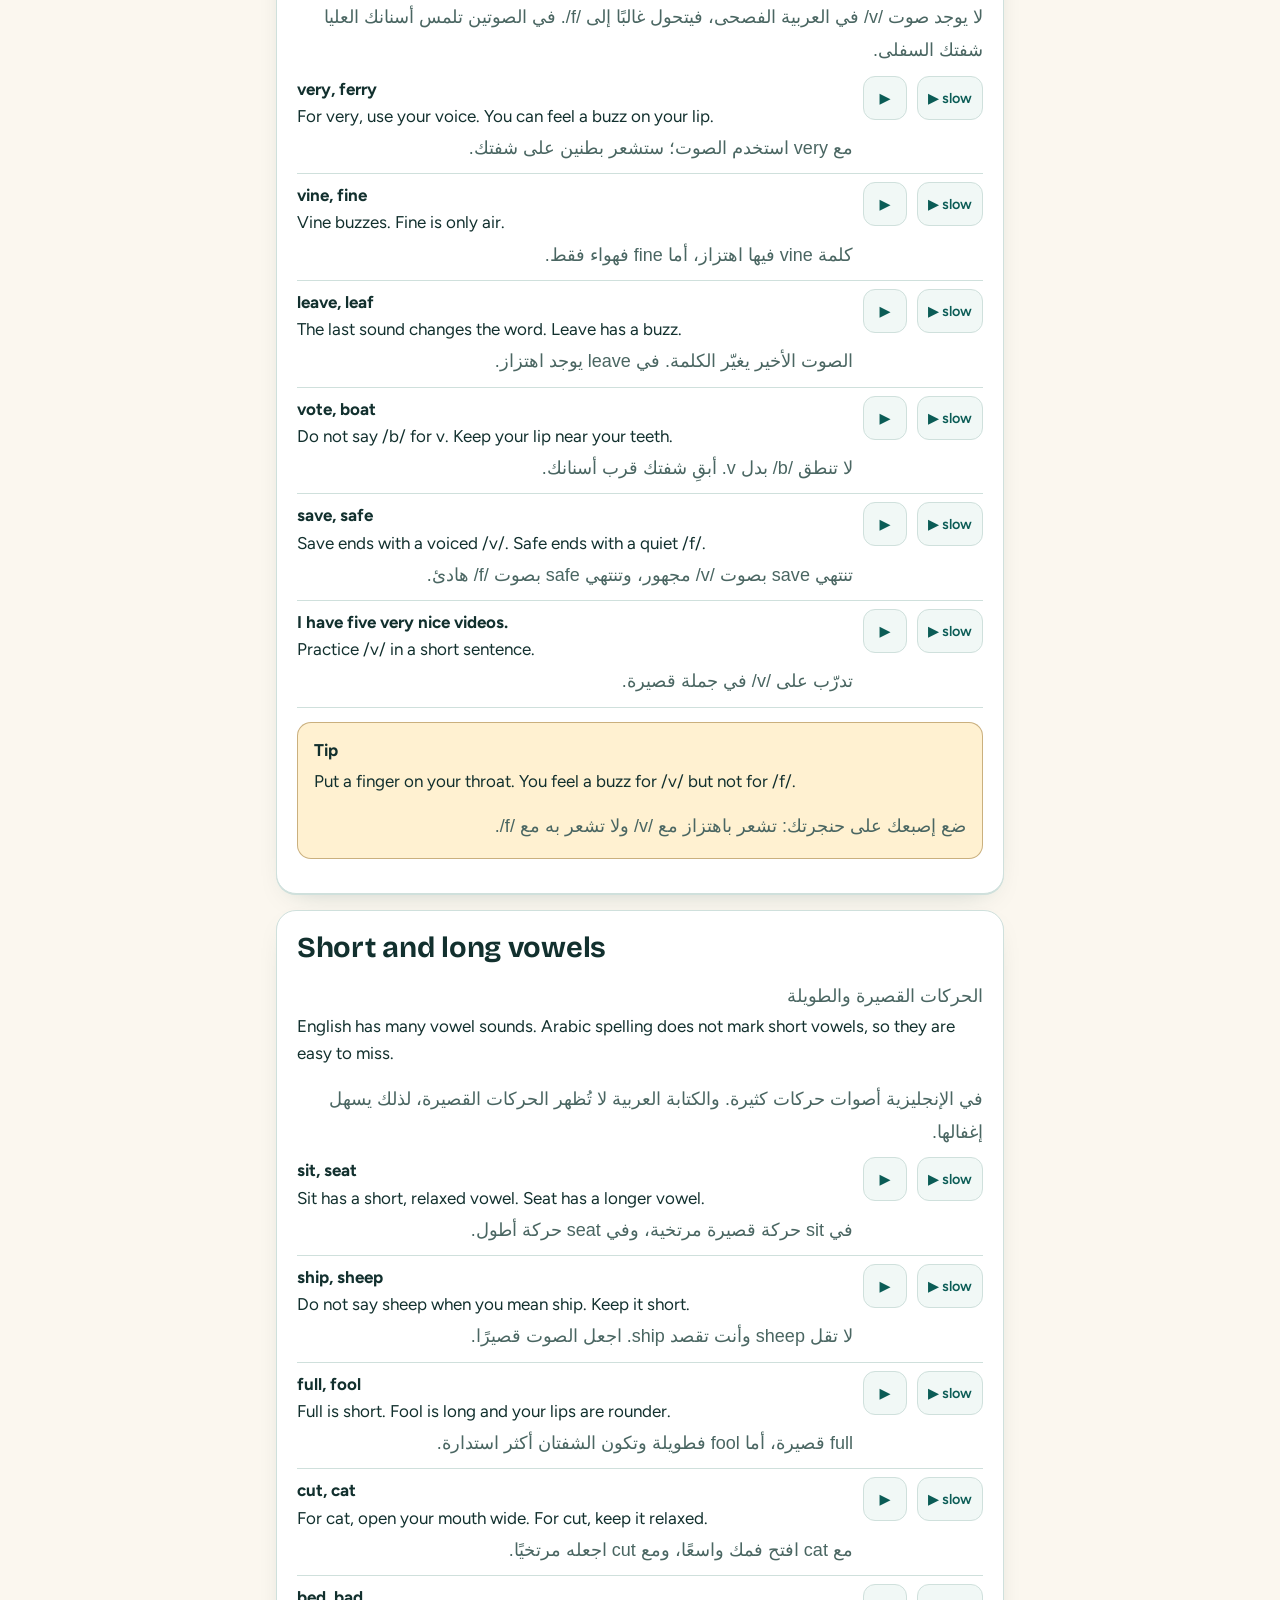
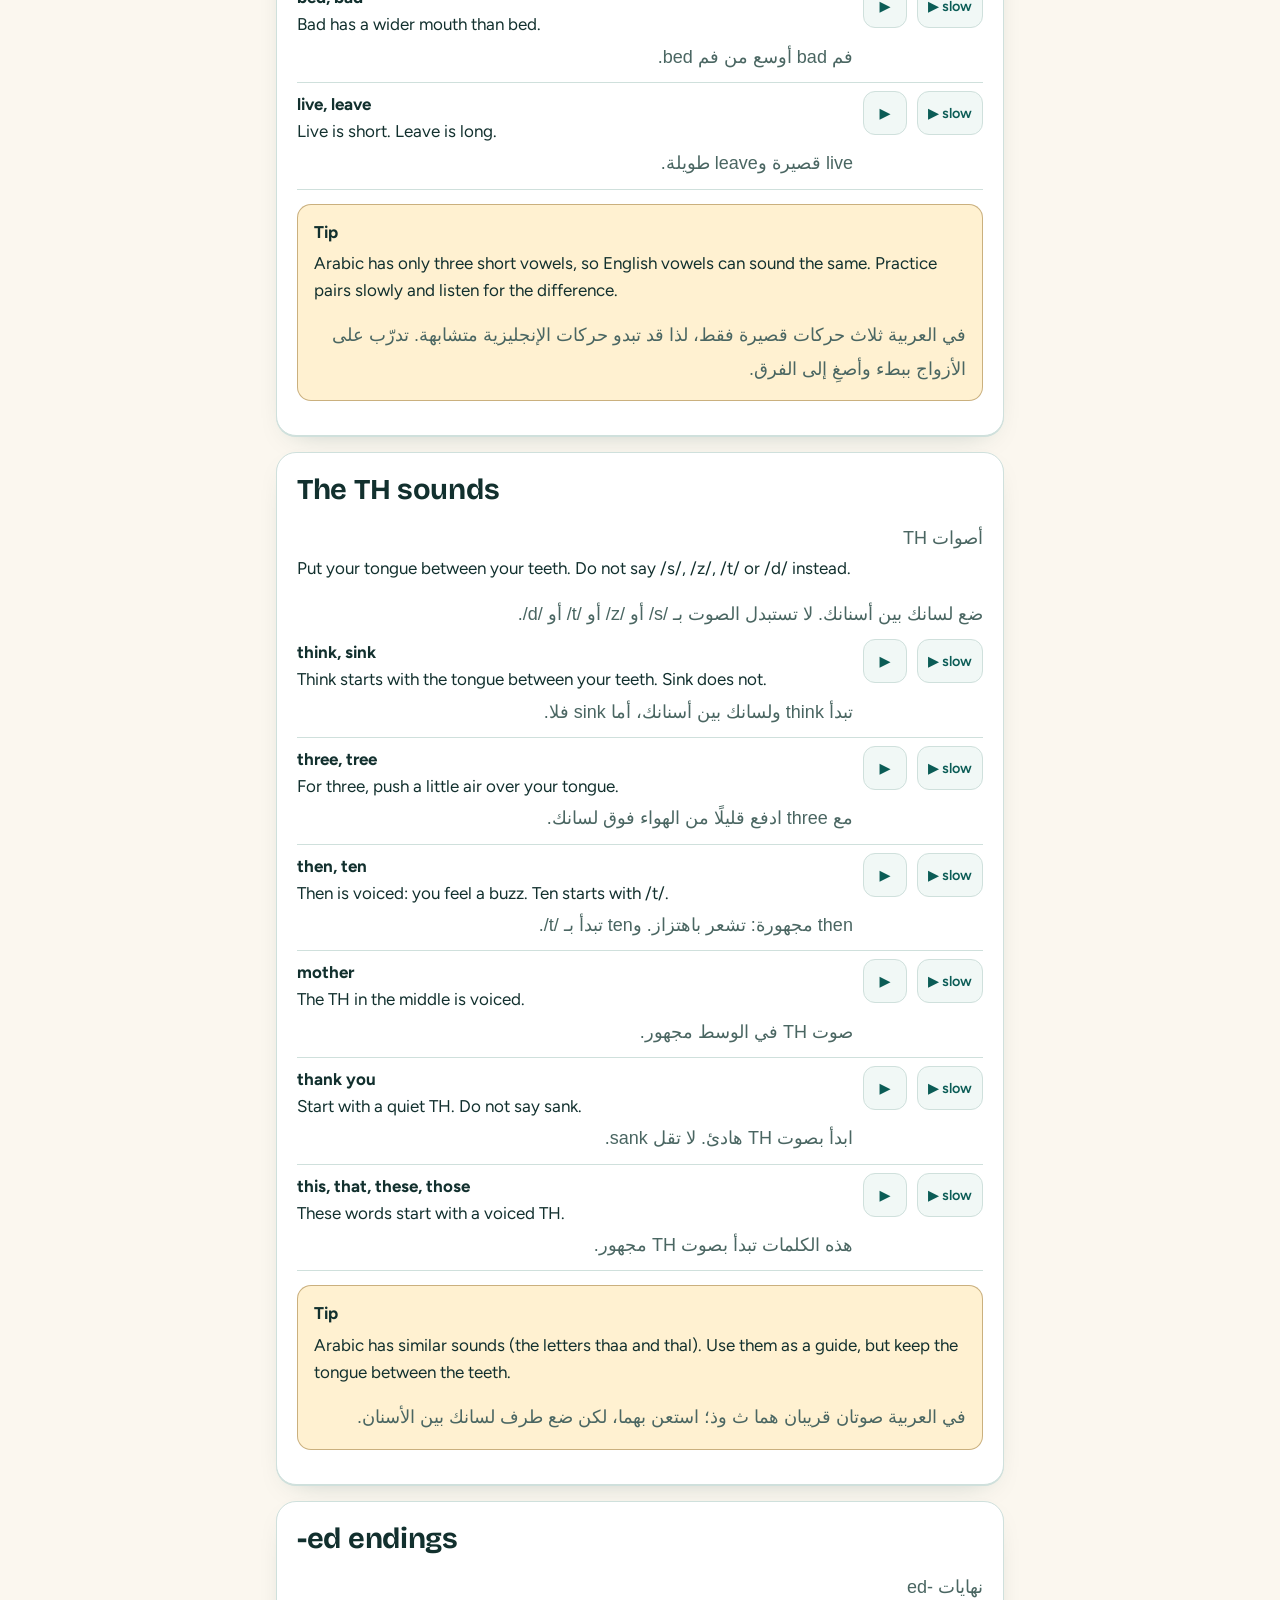
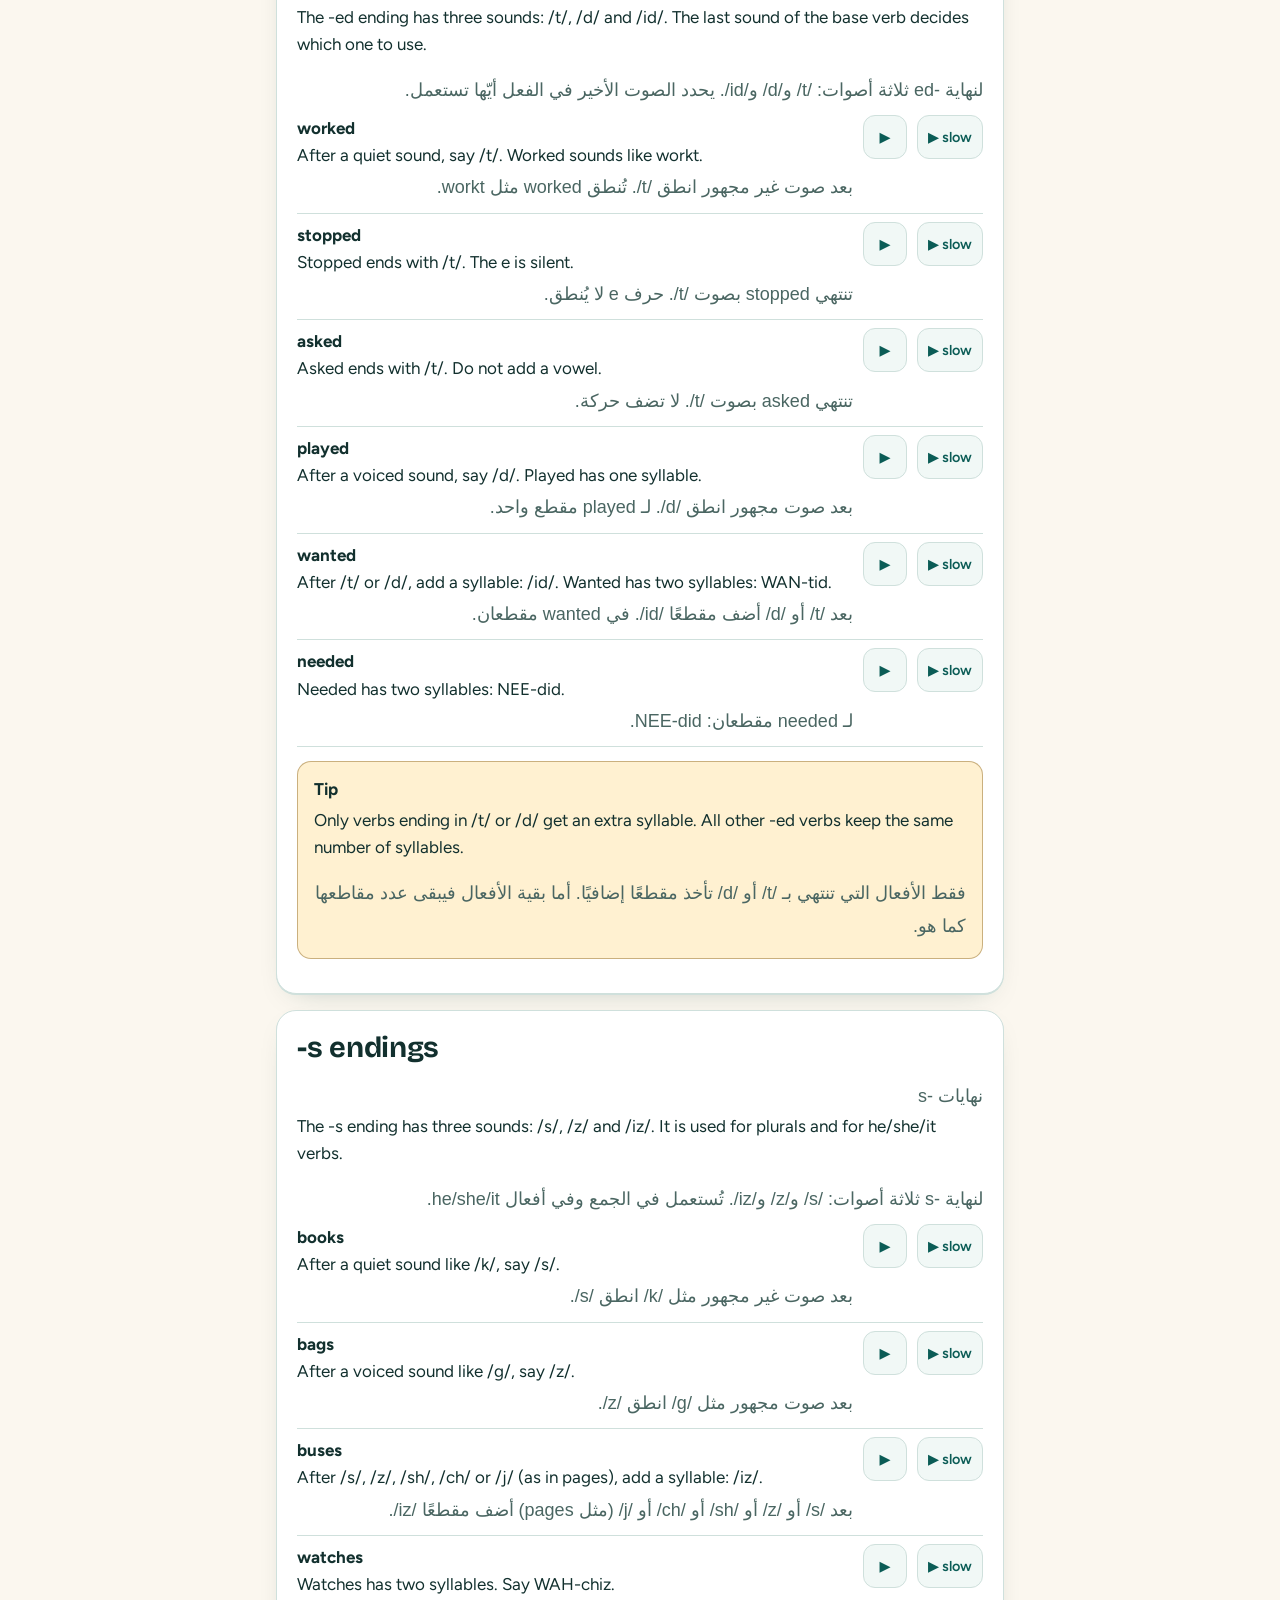
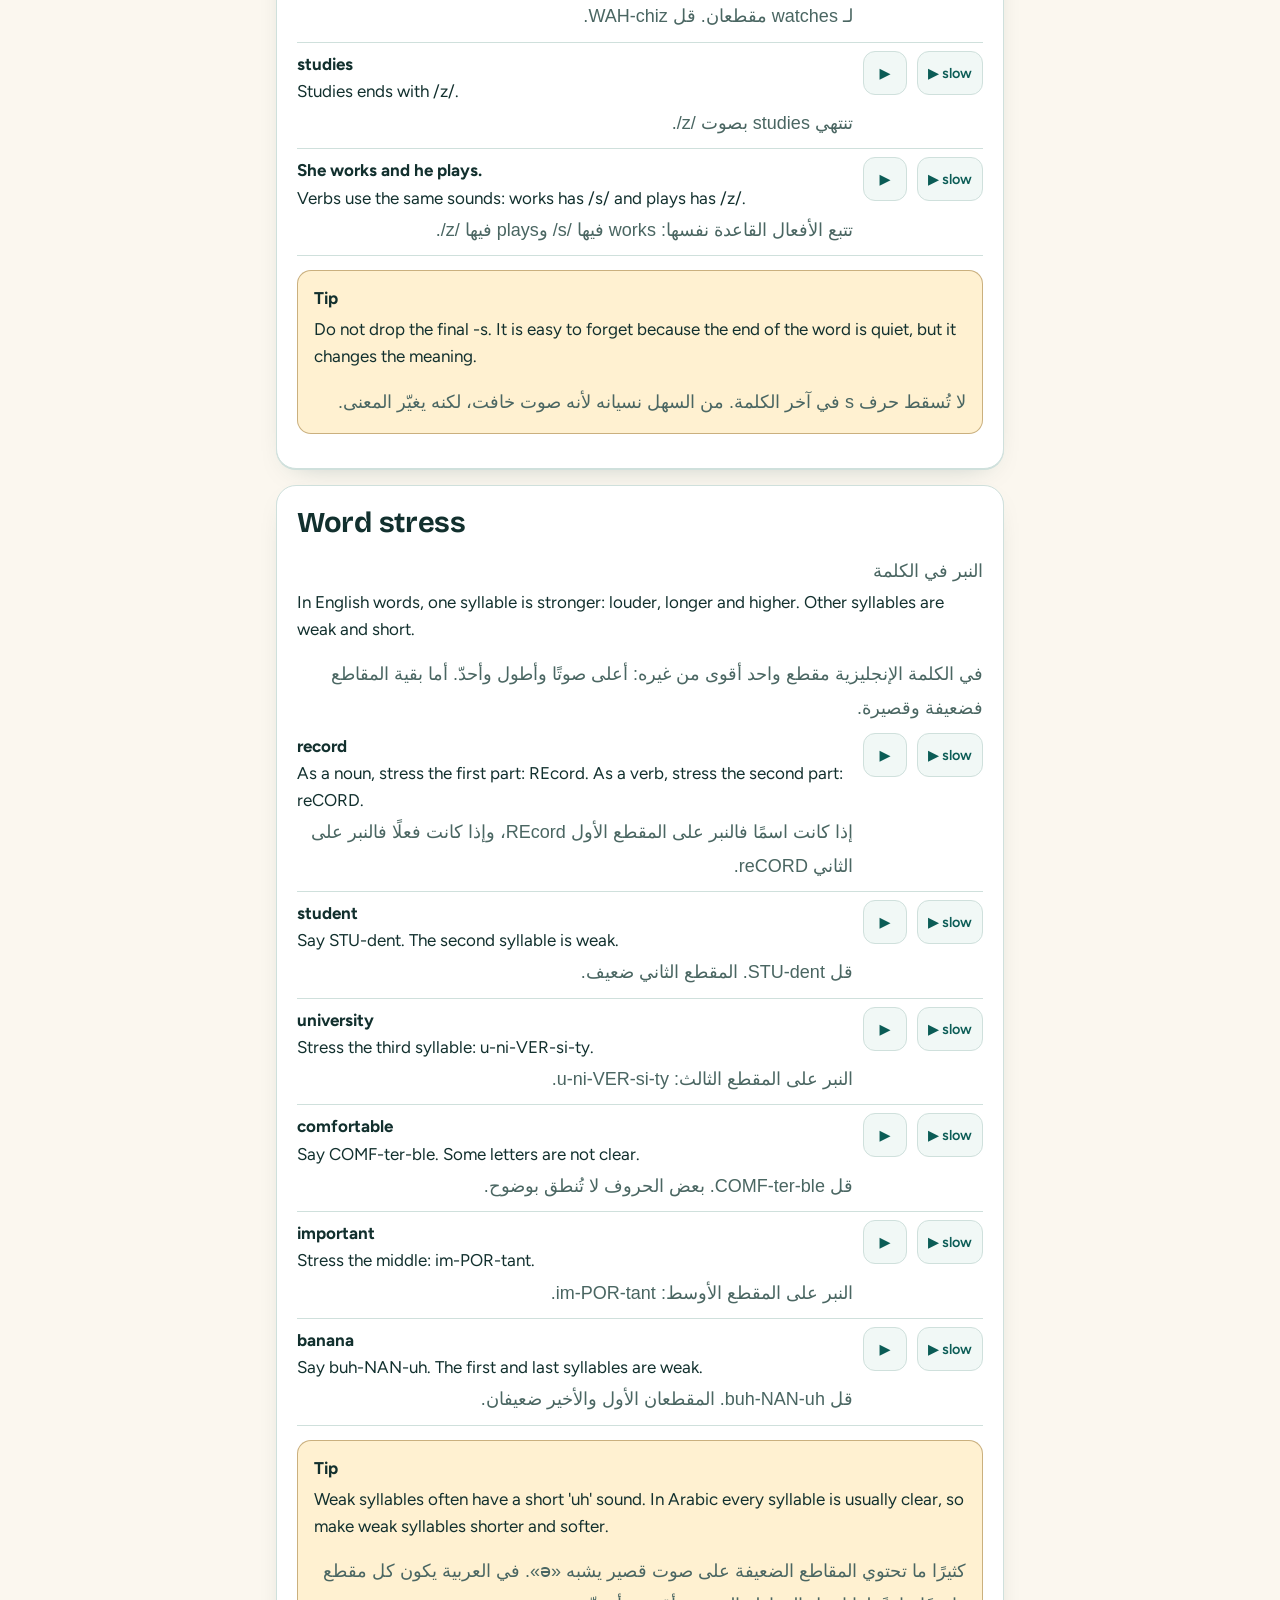
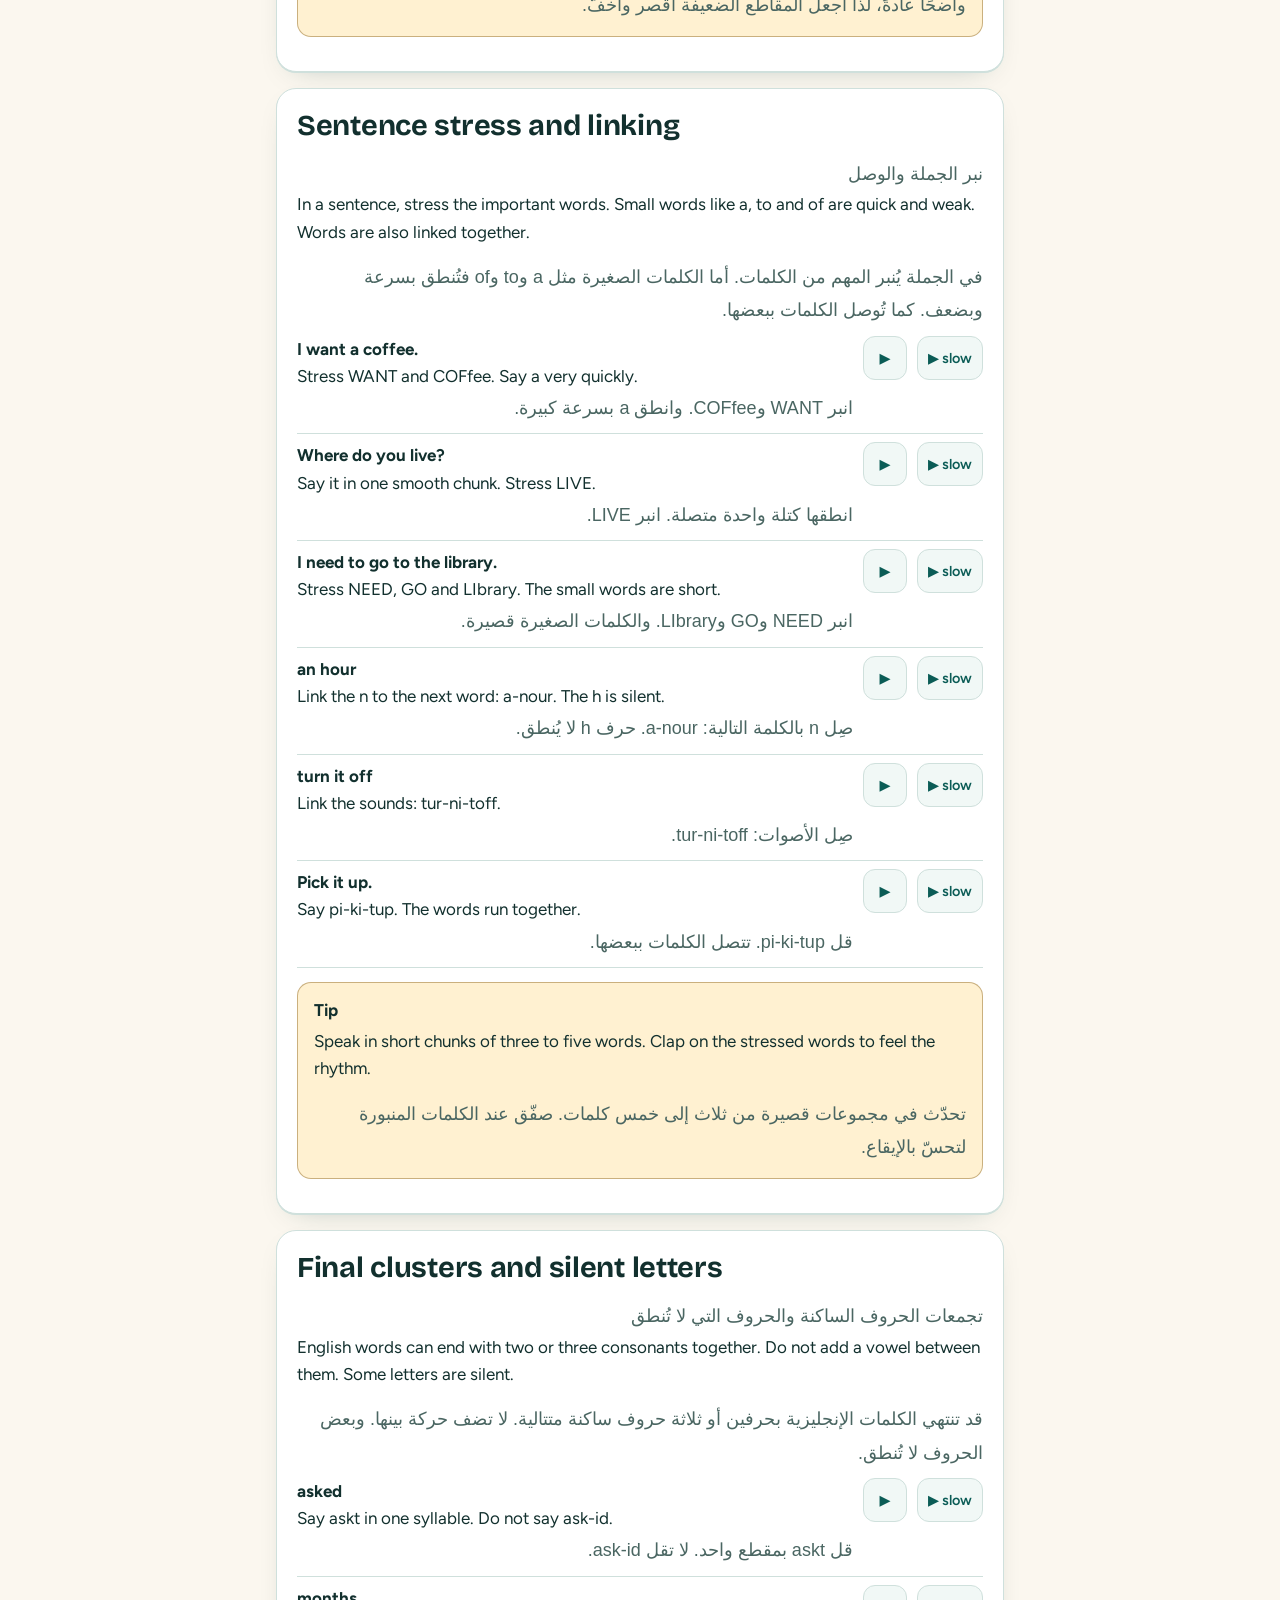
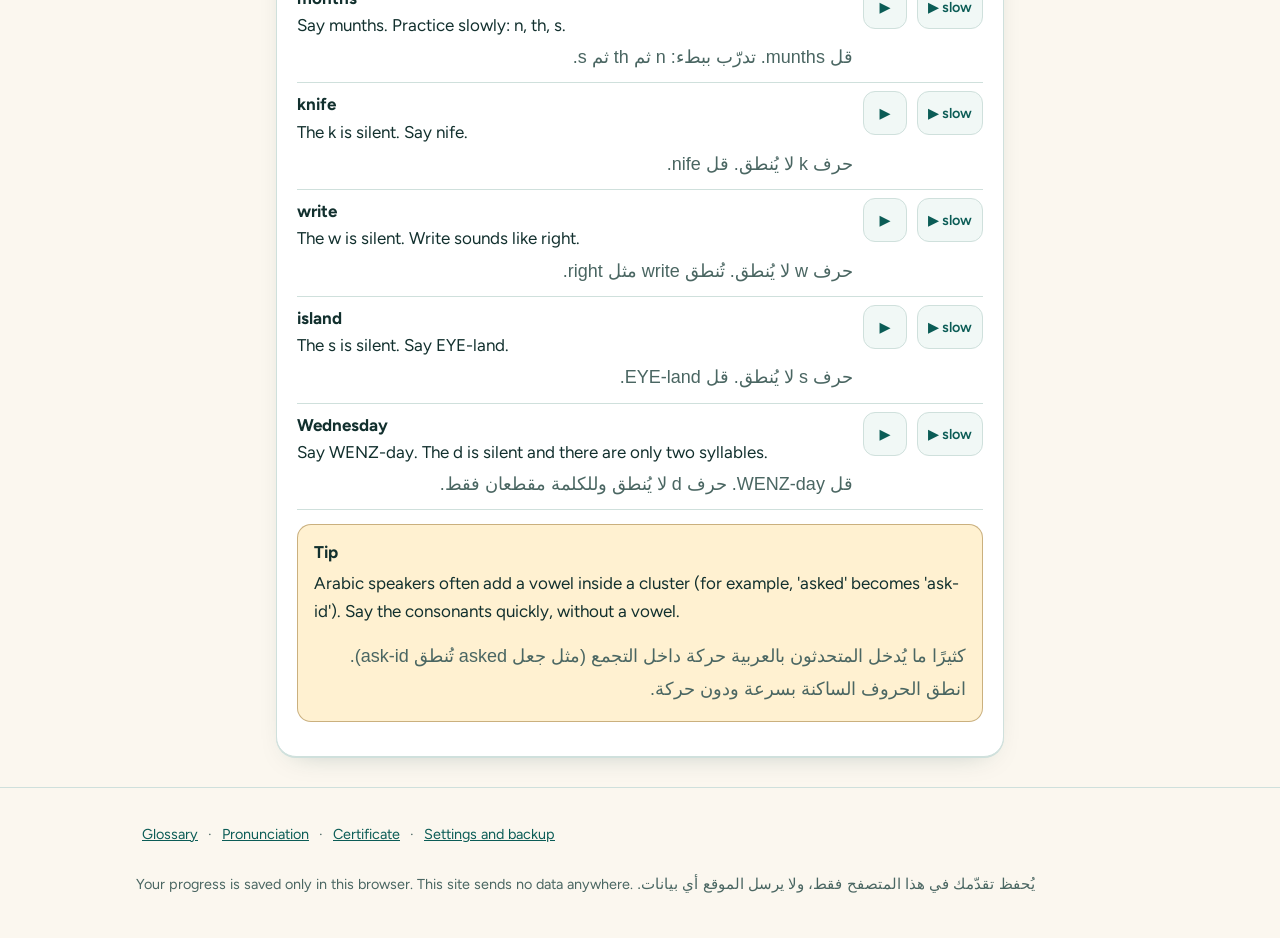
<file: pronunciation.html>
<!doctype html>
<html lang="en" data-theme="light">
<head>
<meta charset="utf-8">
<meta name="viewport" content="width=device-width, initial-scale=1">
<title>Pronunciation helper | English in 30 Days</title>
<meta name="description" content="Sounds that are difficult for Arabic speakers, with audio.">
<link rel="icon" href="data:,">
<link rel="stylesheet" href="assets/css/style.css">
<script src="js/app.js"></script>
</head>
<body data-page="pronunciation">
<main id="main" class="wrap narrow">
  <div id="pron"><p>Loading...</p></div>
  <noscript><p>This course needs JavaScript. Please turn it on in your browser. <span lang="ar" dir="rtl">يحتاج هذا الموقع إلى تفعيل JavaScript.</span></p></noscript>
</main>
<script src="js/curriculum.js"></script>
<script src="js/tools.js"></script>
</body>
</html>
</file>
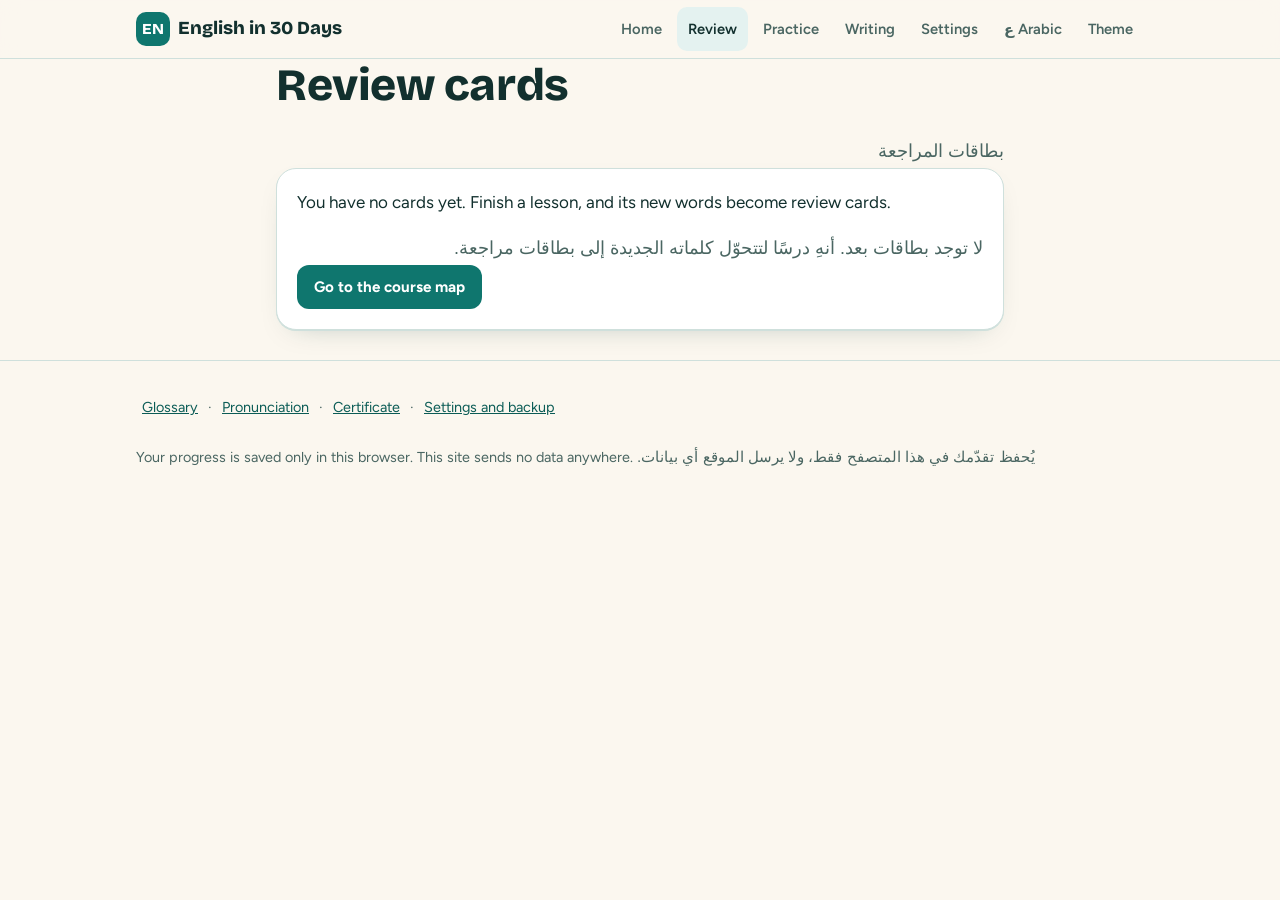
<file: review.html>
<!doctype html>
<html lang="en" data-theme="light">
<head>
<meta charset="utf-8">
<meta name="viewport" content="width=device-width, initial-scale=1">
<title>Review cards | English in 30 Days</title>
<meta name="description" content="Review your words with spaced repetition.">
<link rel="icon" href="data:,">
<link rel="stylesheet" href="assets/css/style.css">
<script src="js/app.js"></script>
</head>
<body data-page="review">
<main id="main" class="wrap narrow">
  <div id="review"><p>Loading...</p></div>
  <noscript><p>This course needs JavaScript. Please turn it on in your browser. <span lang="ar" dir="rtl">يحتاج هذا الموقع إلى تفعيل JavaScript.</span></p></noscript>
</main>
<script src="js/curriculum.js"></script>
<script src="js/pages.js"></script>
</body>
</html>
</file>
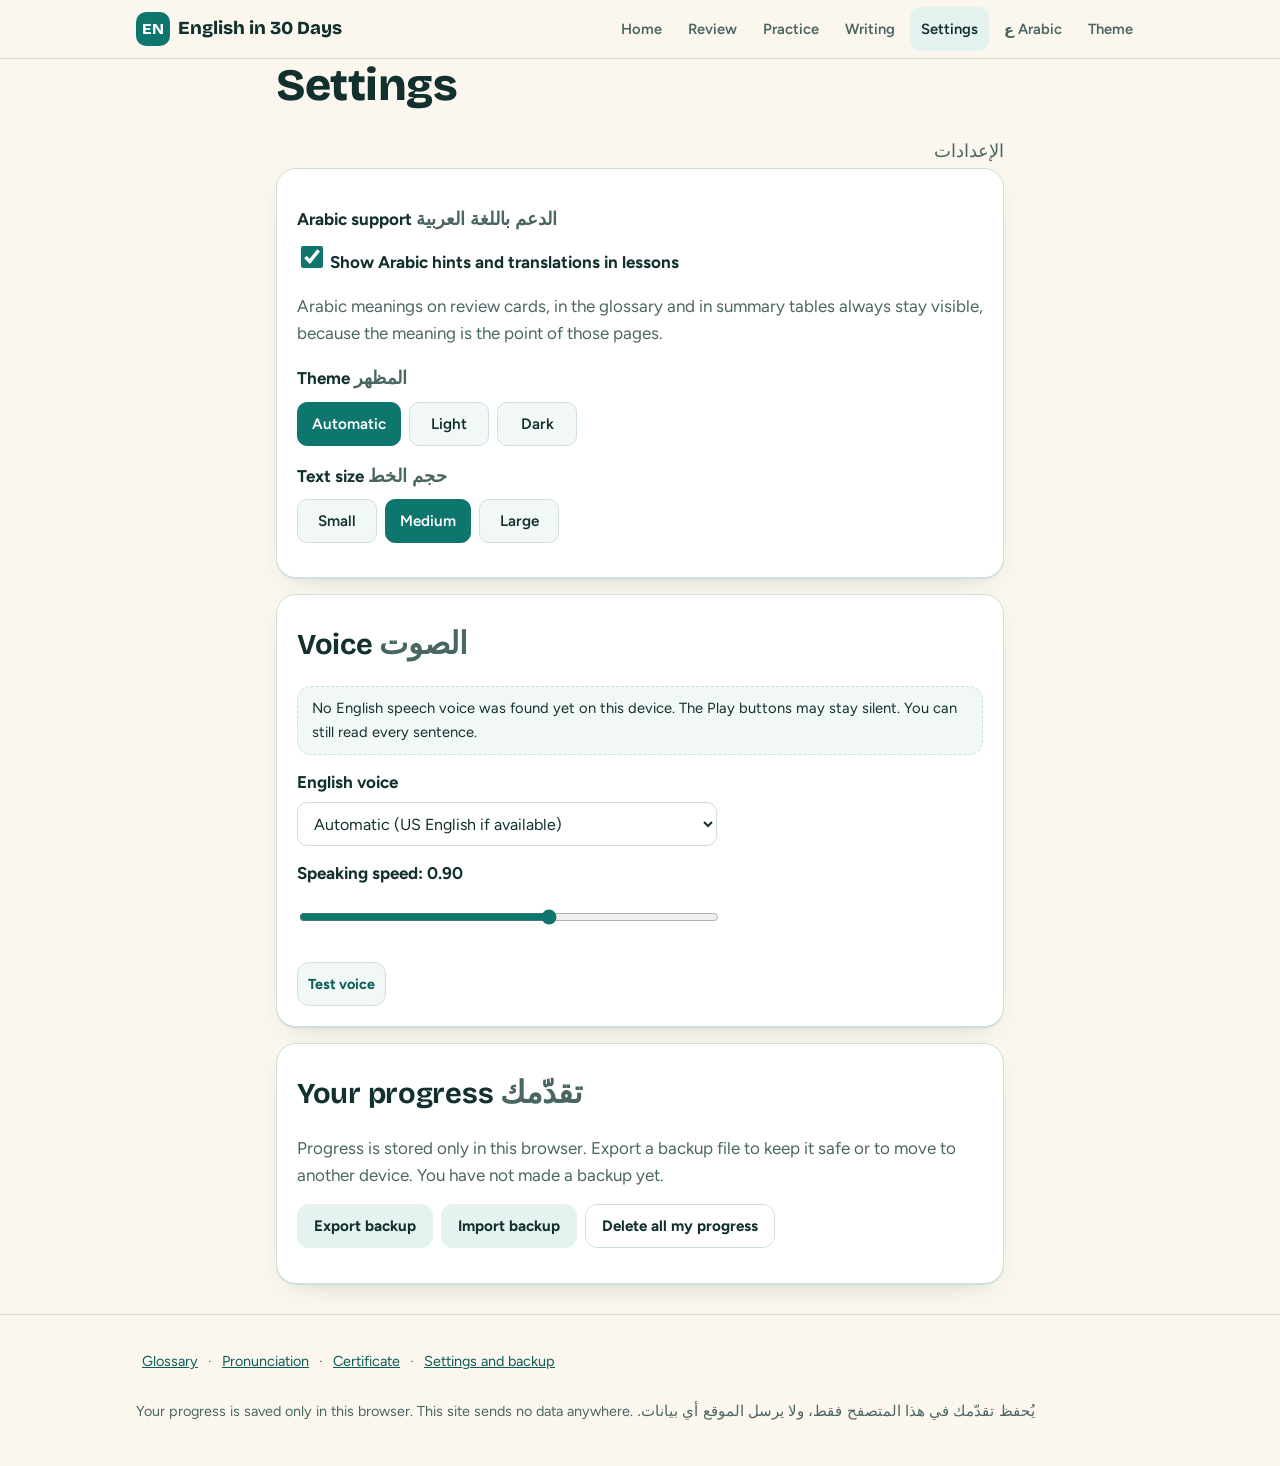
<file: settings.html>
<!doctype html>
<html lang="en" data-theme="light">
<head>
<meta charset="utf-8">
<meta name="viewport" content="width=device-width, initial-scale=1">
<title>Settings | English in 30 Days</title>
<meta name="description" content="Choose Arabic support, theme, text size and voice, and back up your progress.">
<link rel="icon" href="data:,">
<link rel="stylesheet" href="assets/css/style.css">
<script src="js/app.js"></script>
</head>
<body data-page="settings">
<main id="main" class="wrap narrow">
  <div id="settings"><p>Loading settings...</p></div>
  <noscript><p>This course needs JavaScript. Please turn it on in your browser. <span lang="ar" dir="rtl">يحتاج هذا الموقع إلى تفعيل JavaScript.</span></p></noscript>
</main>
<script src="js/curriculum.js"></script>
<script src="js/ui.js"></script>
</body>
</html>
</file>
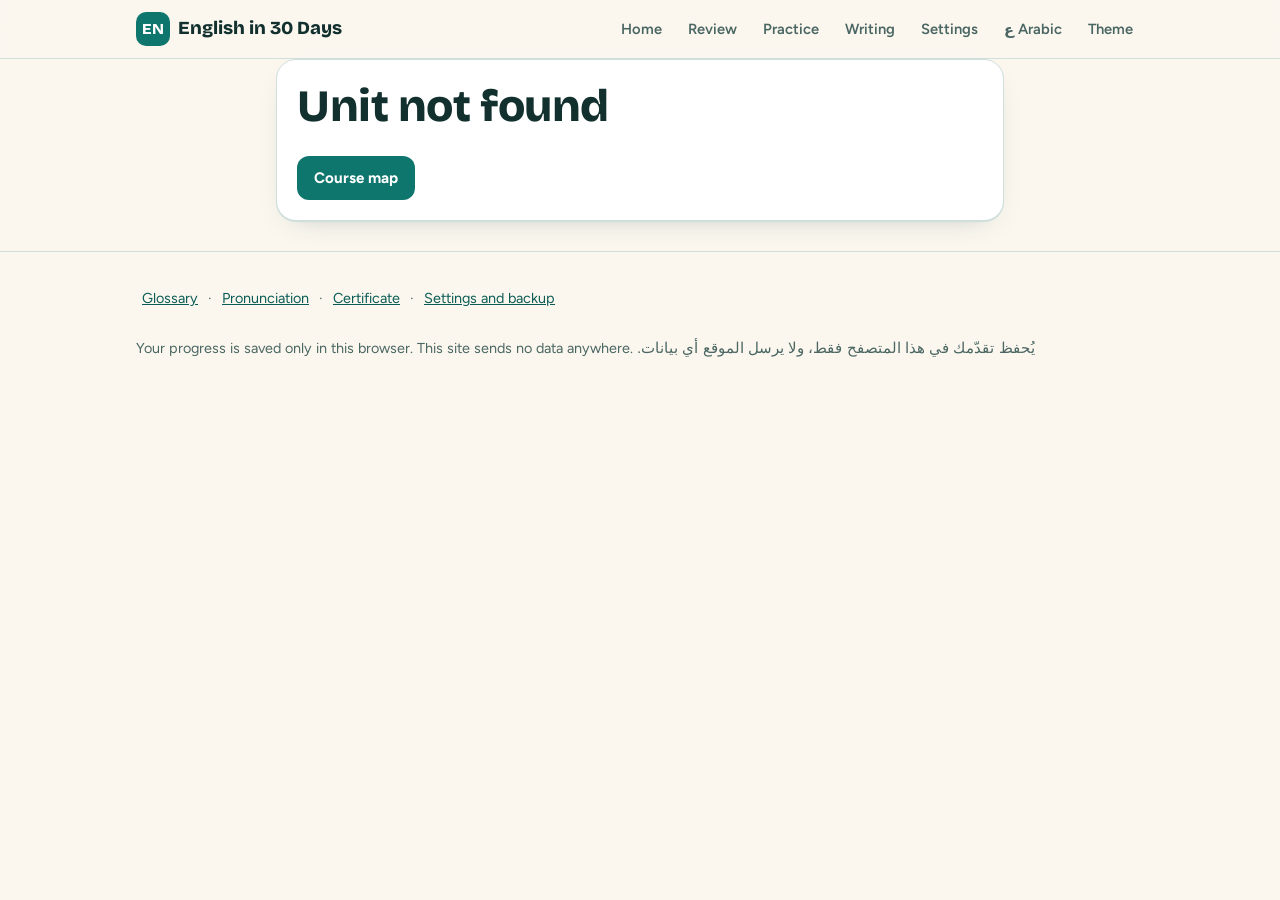
<file: summary.html>
<!doctype html>
<html lang="en" data-theme="light">
<head>
<meta charset="utf-8">
<meta name="viewport" content="width=device-width, initial-scale=1">
<title>Unit summary | English in 30 Days</title>
<meta name="description" content="A printable summary of one unit.">
<link rel="icon" href="data:,">
<link rel="stylesheet" href="assets/css/style.css">
<script src="js/app.js"></script>
</head>
<body data-page="summary">
<main id="main" class="wrap narrow">
  <div id="summary"><p>Loading...</p></div>
  <noscript><p>This course needs JavaScript. Please turn it on in your browser. <span lang="ar" dir="rtl">يحتاج هذا الموقع إلى تفعيل JavaScript.</span></p></noscript>
</main>
<script src="js/curriculum.js"></script>
<script src="js/pages.js"></script>
</body>
</html>
</file>
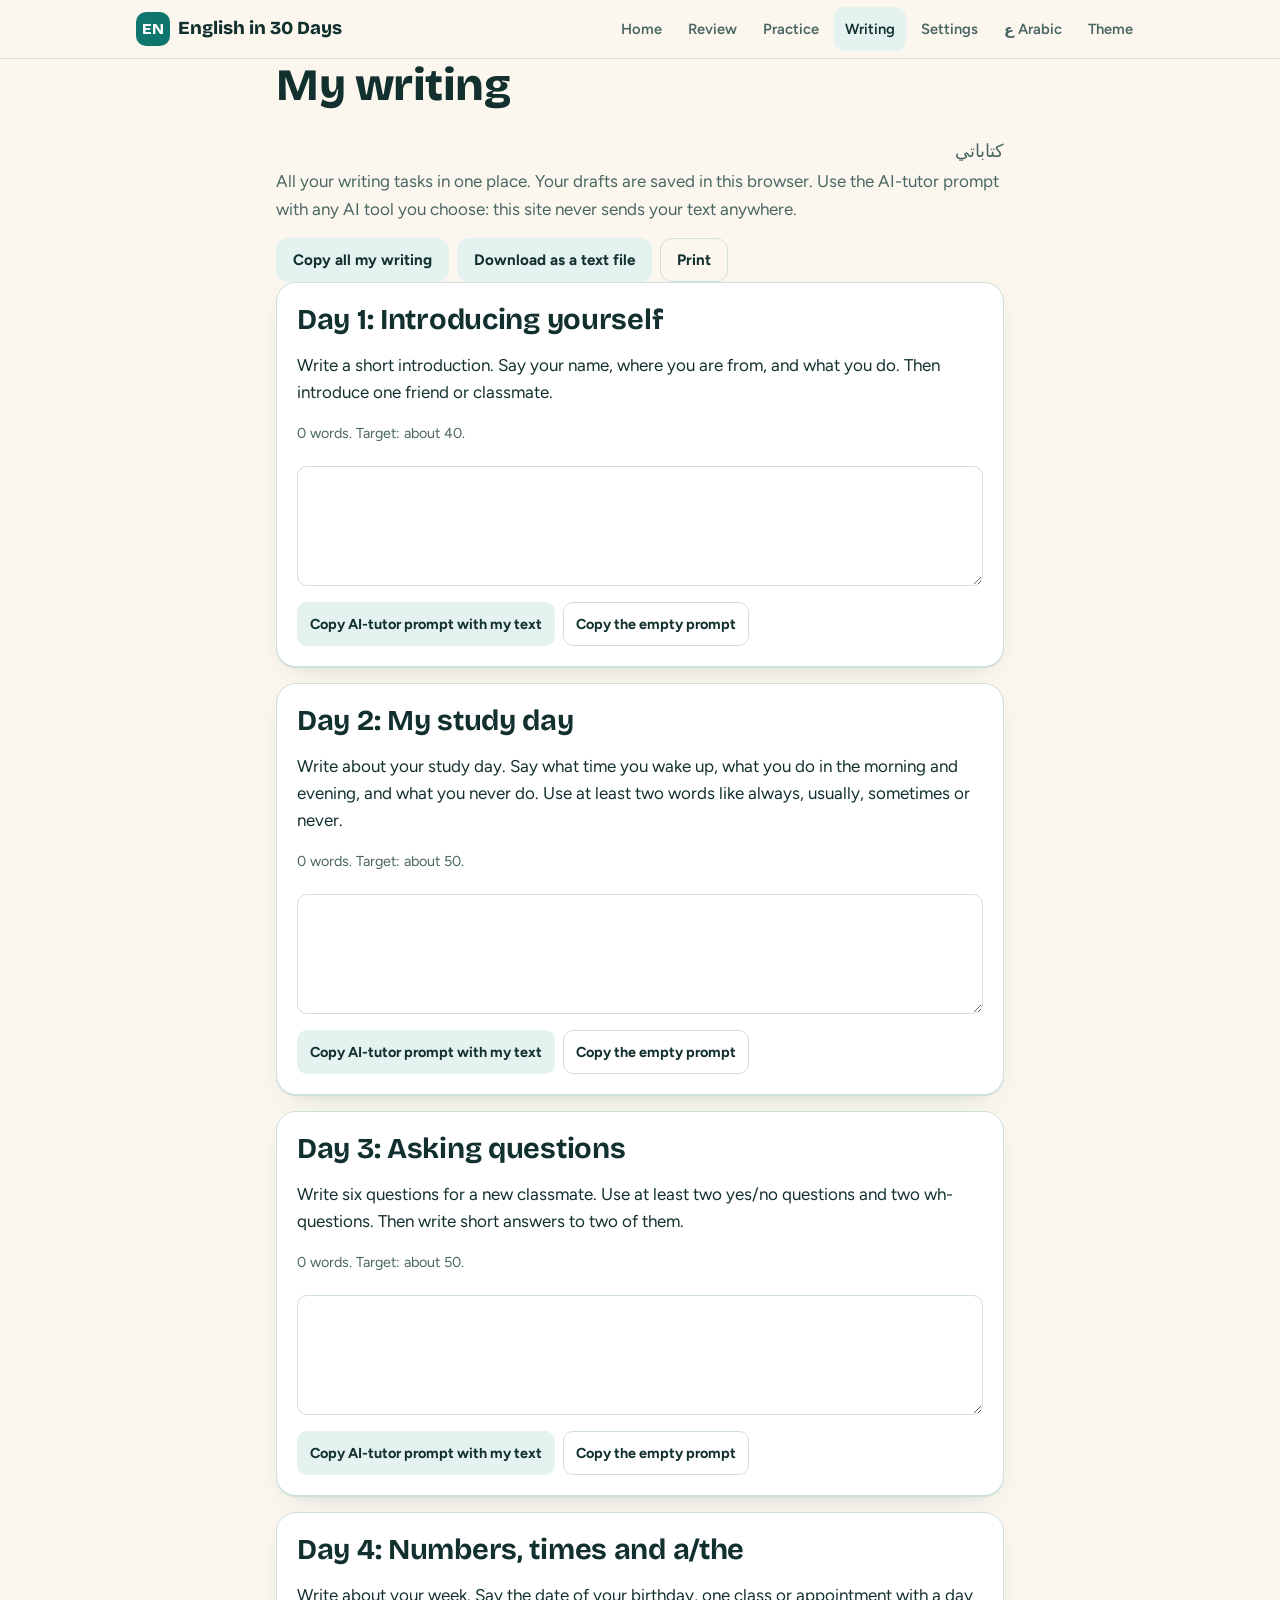
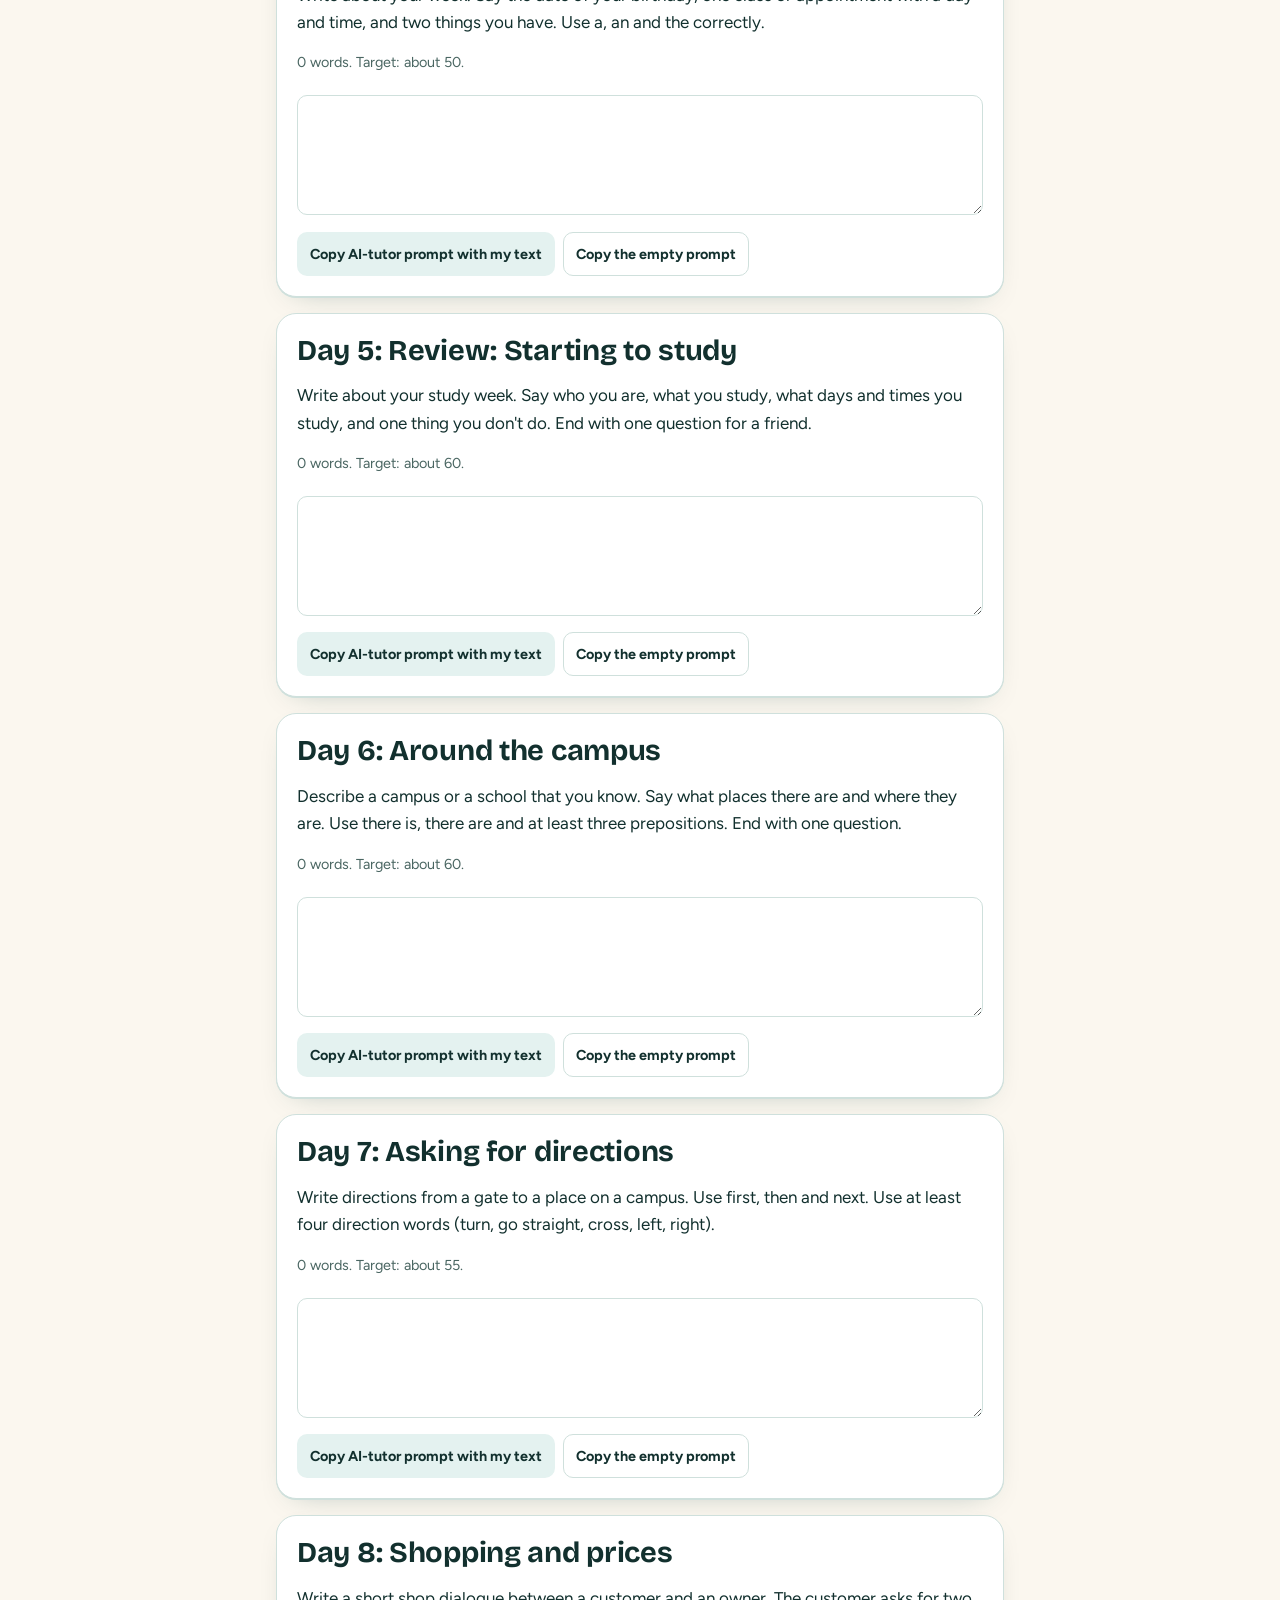
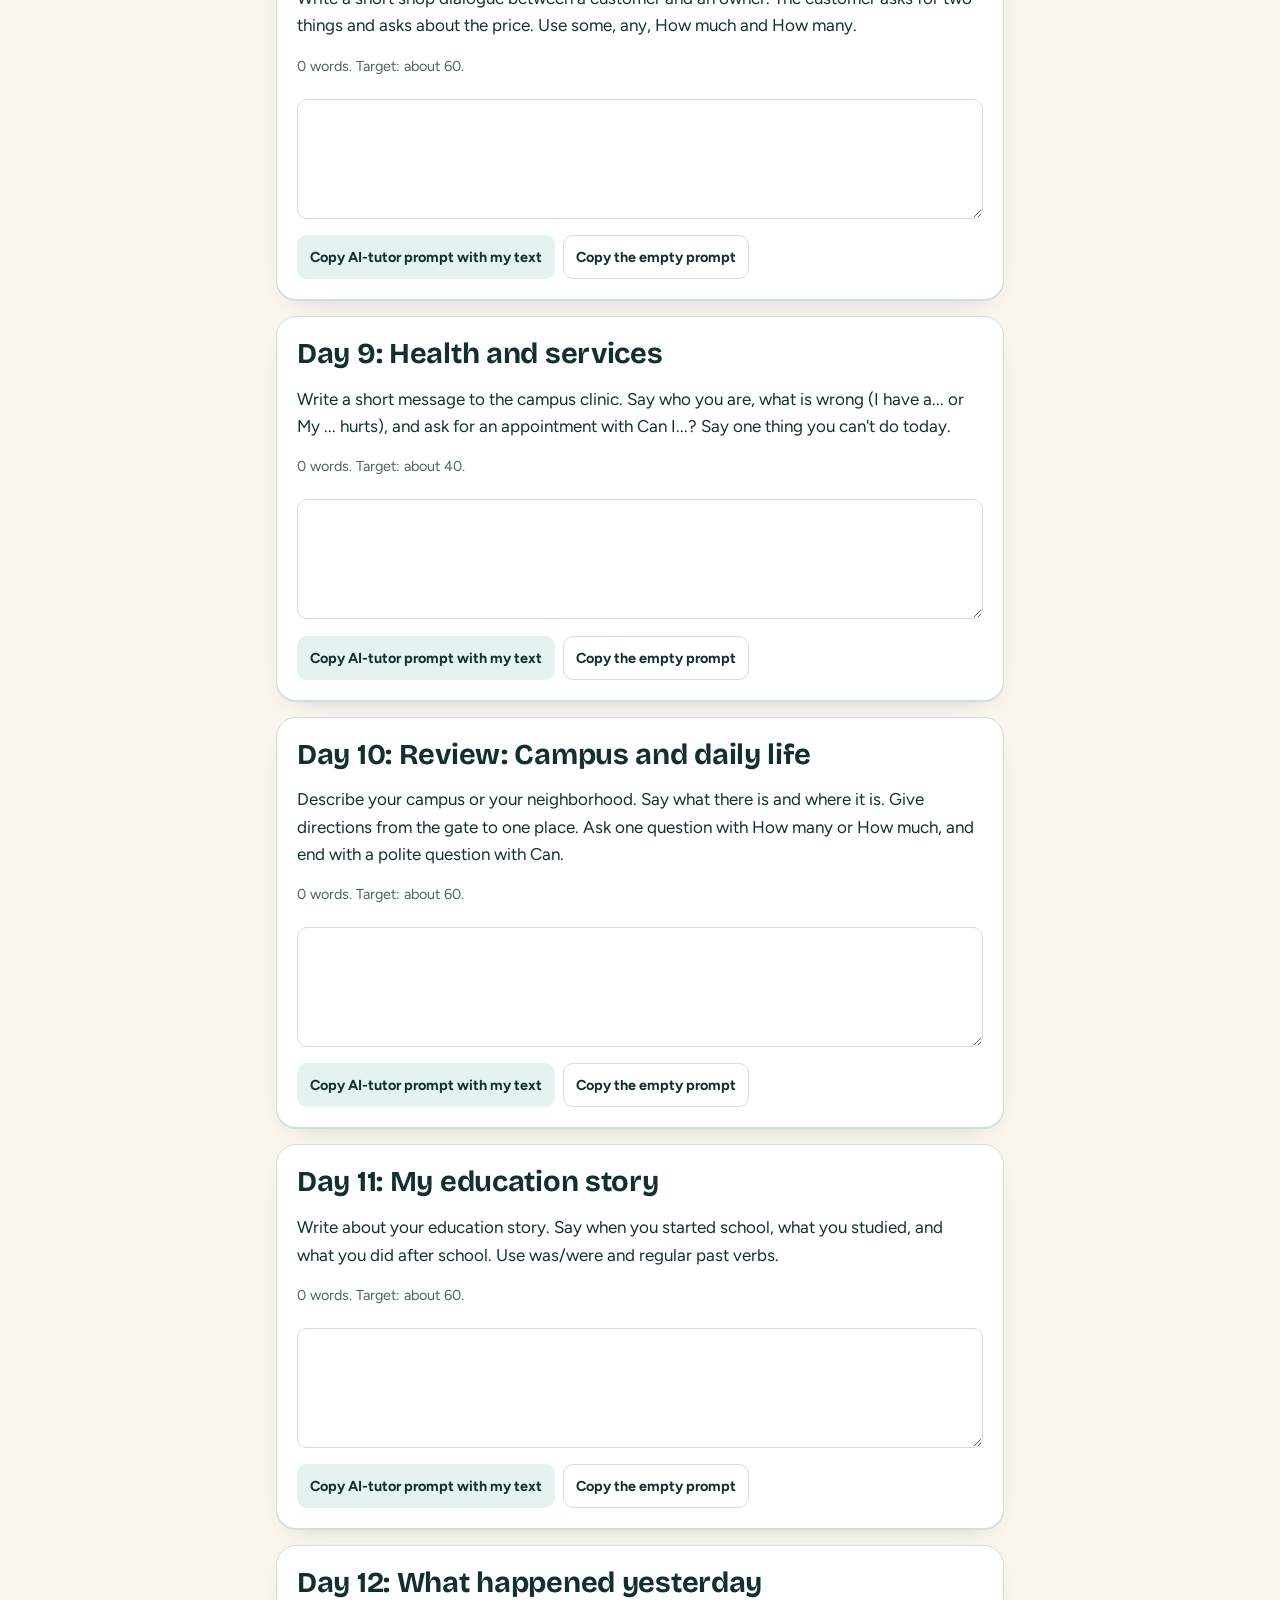
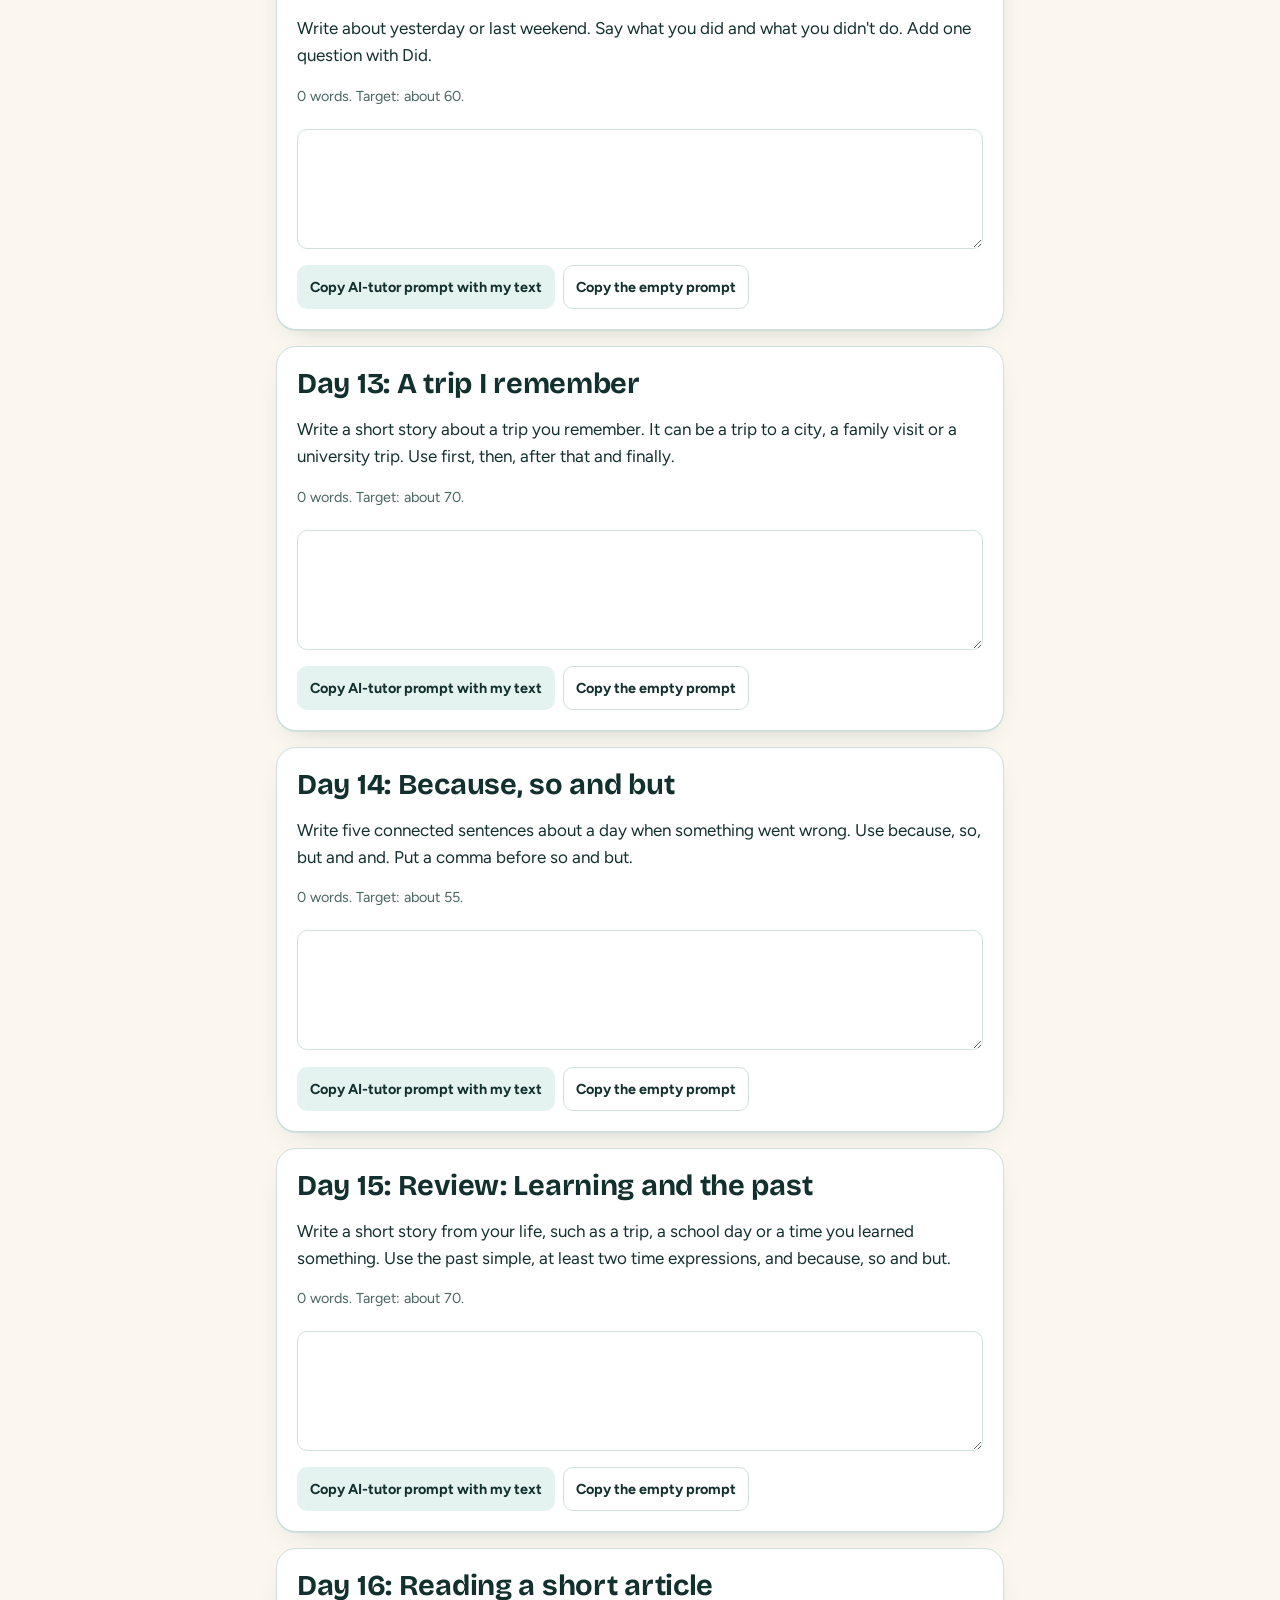
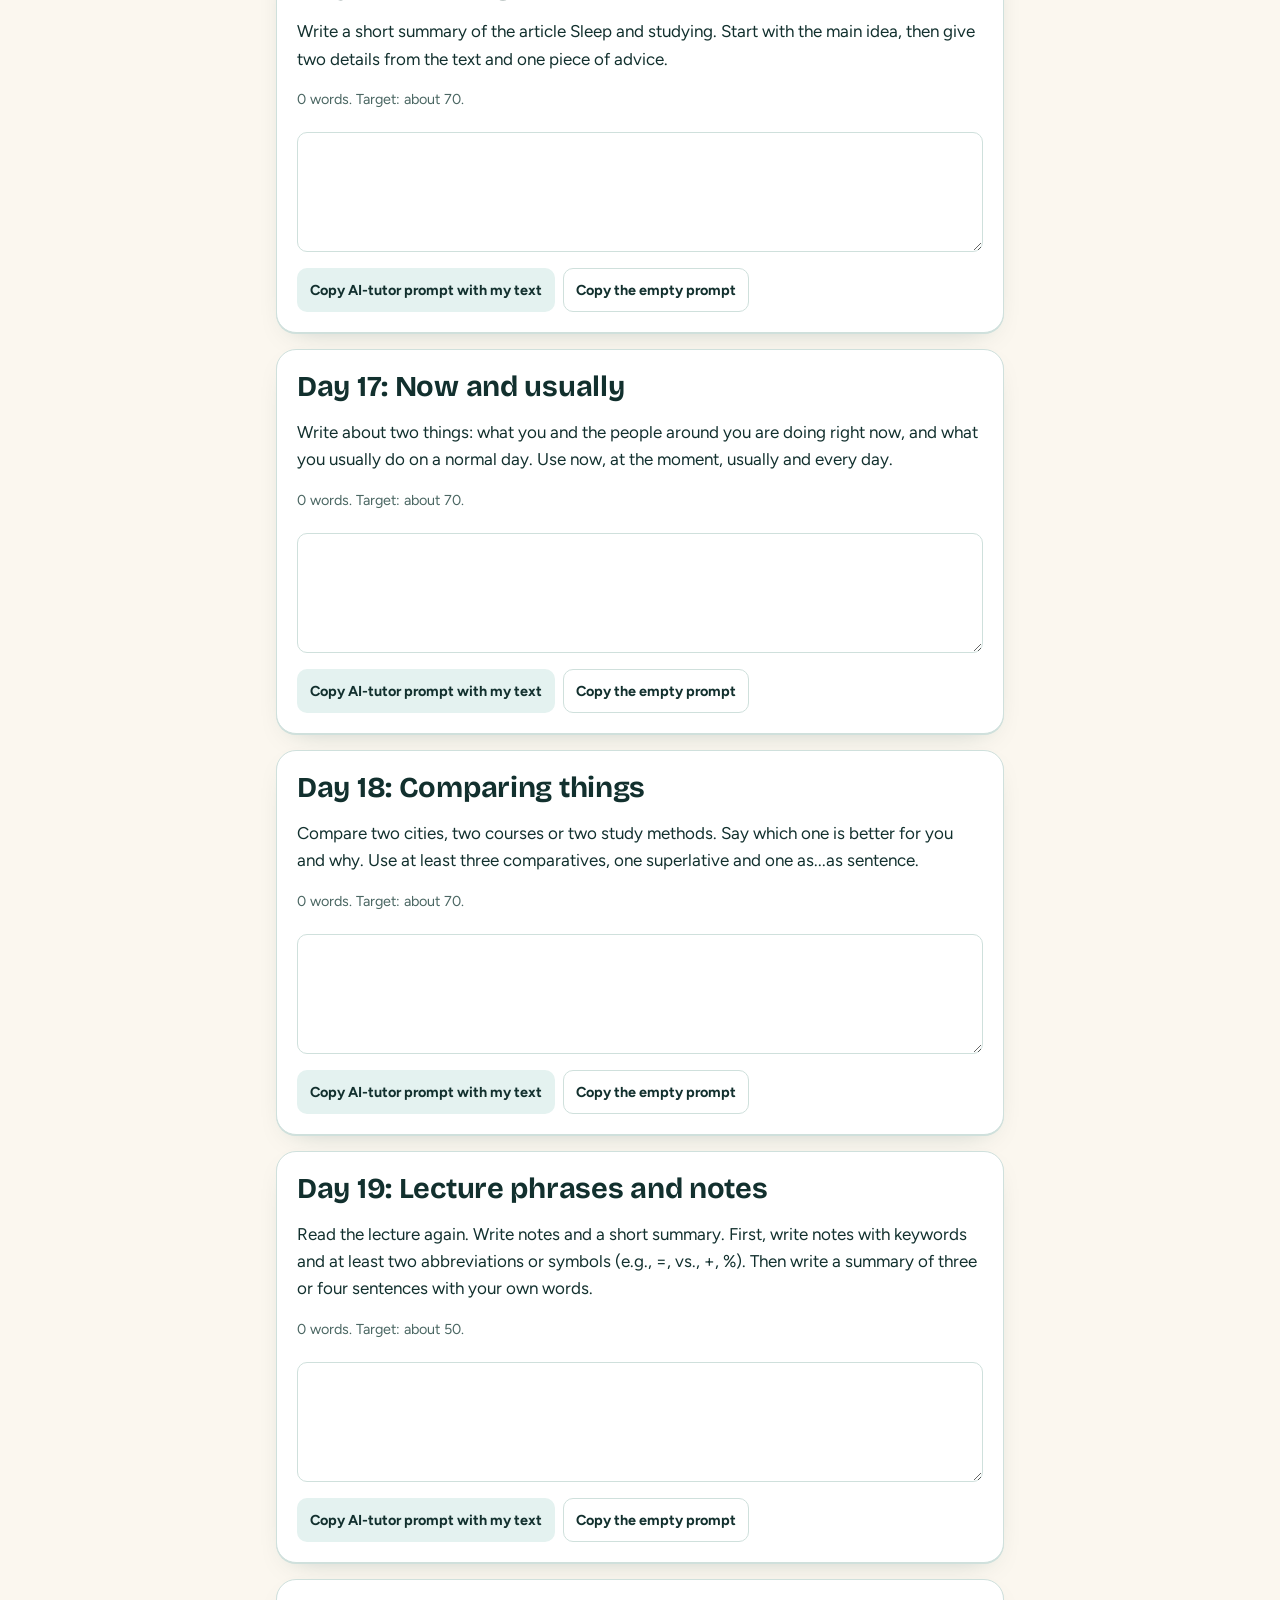
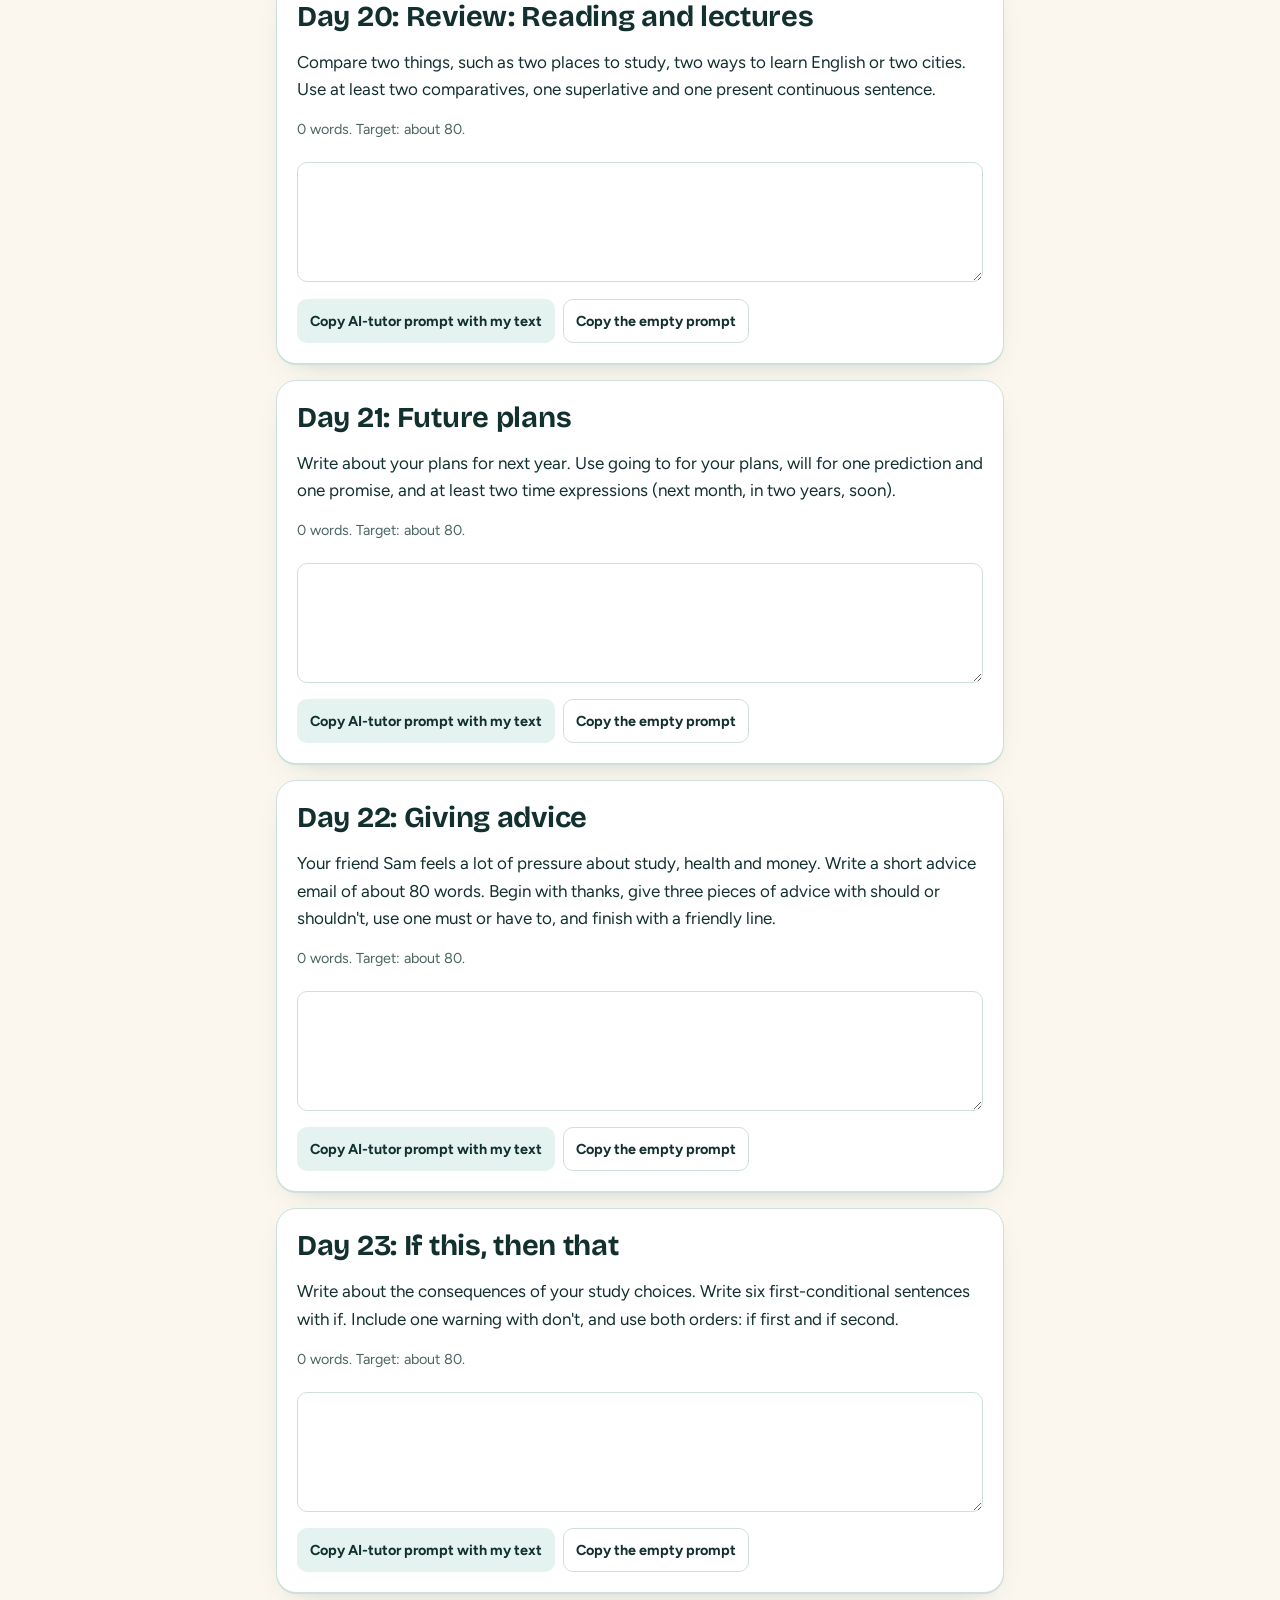
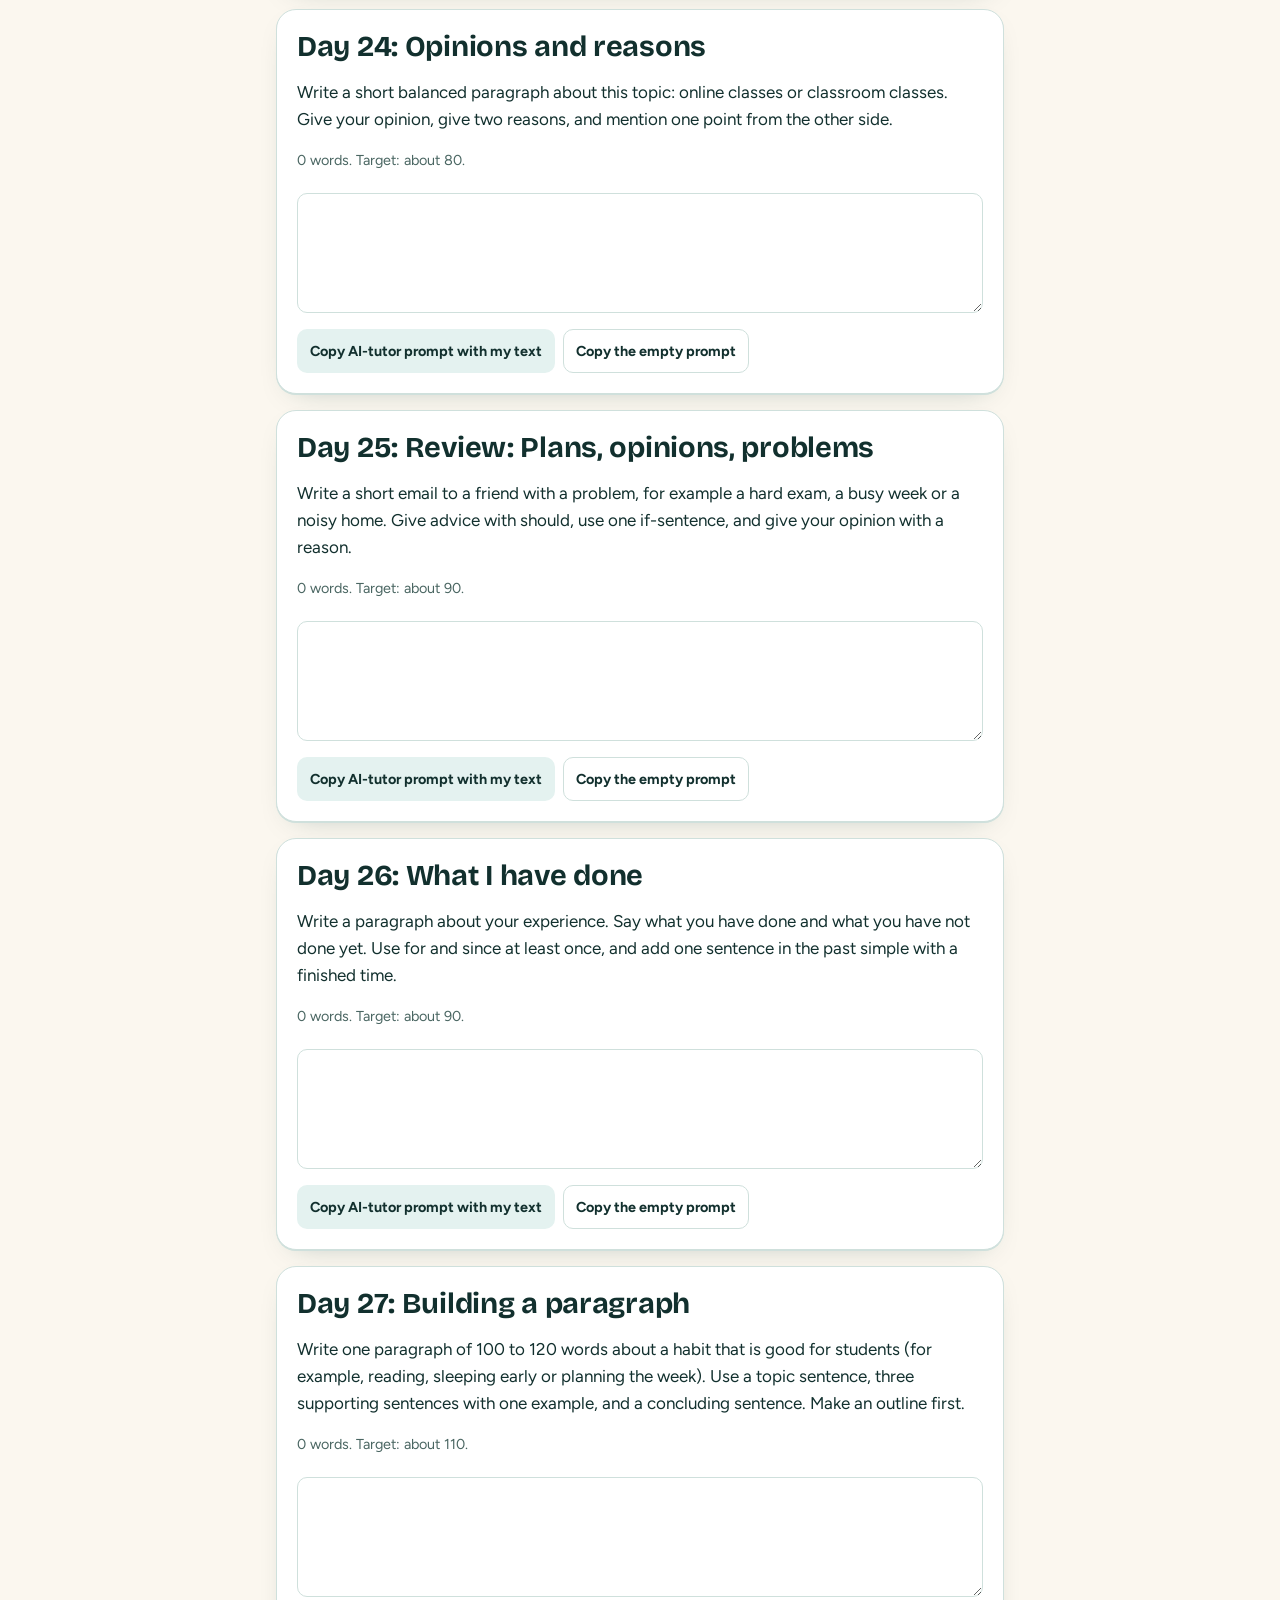
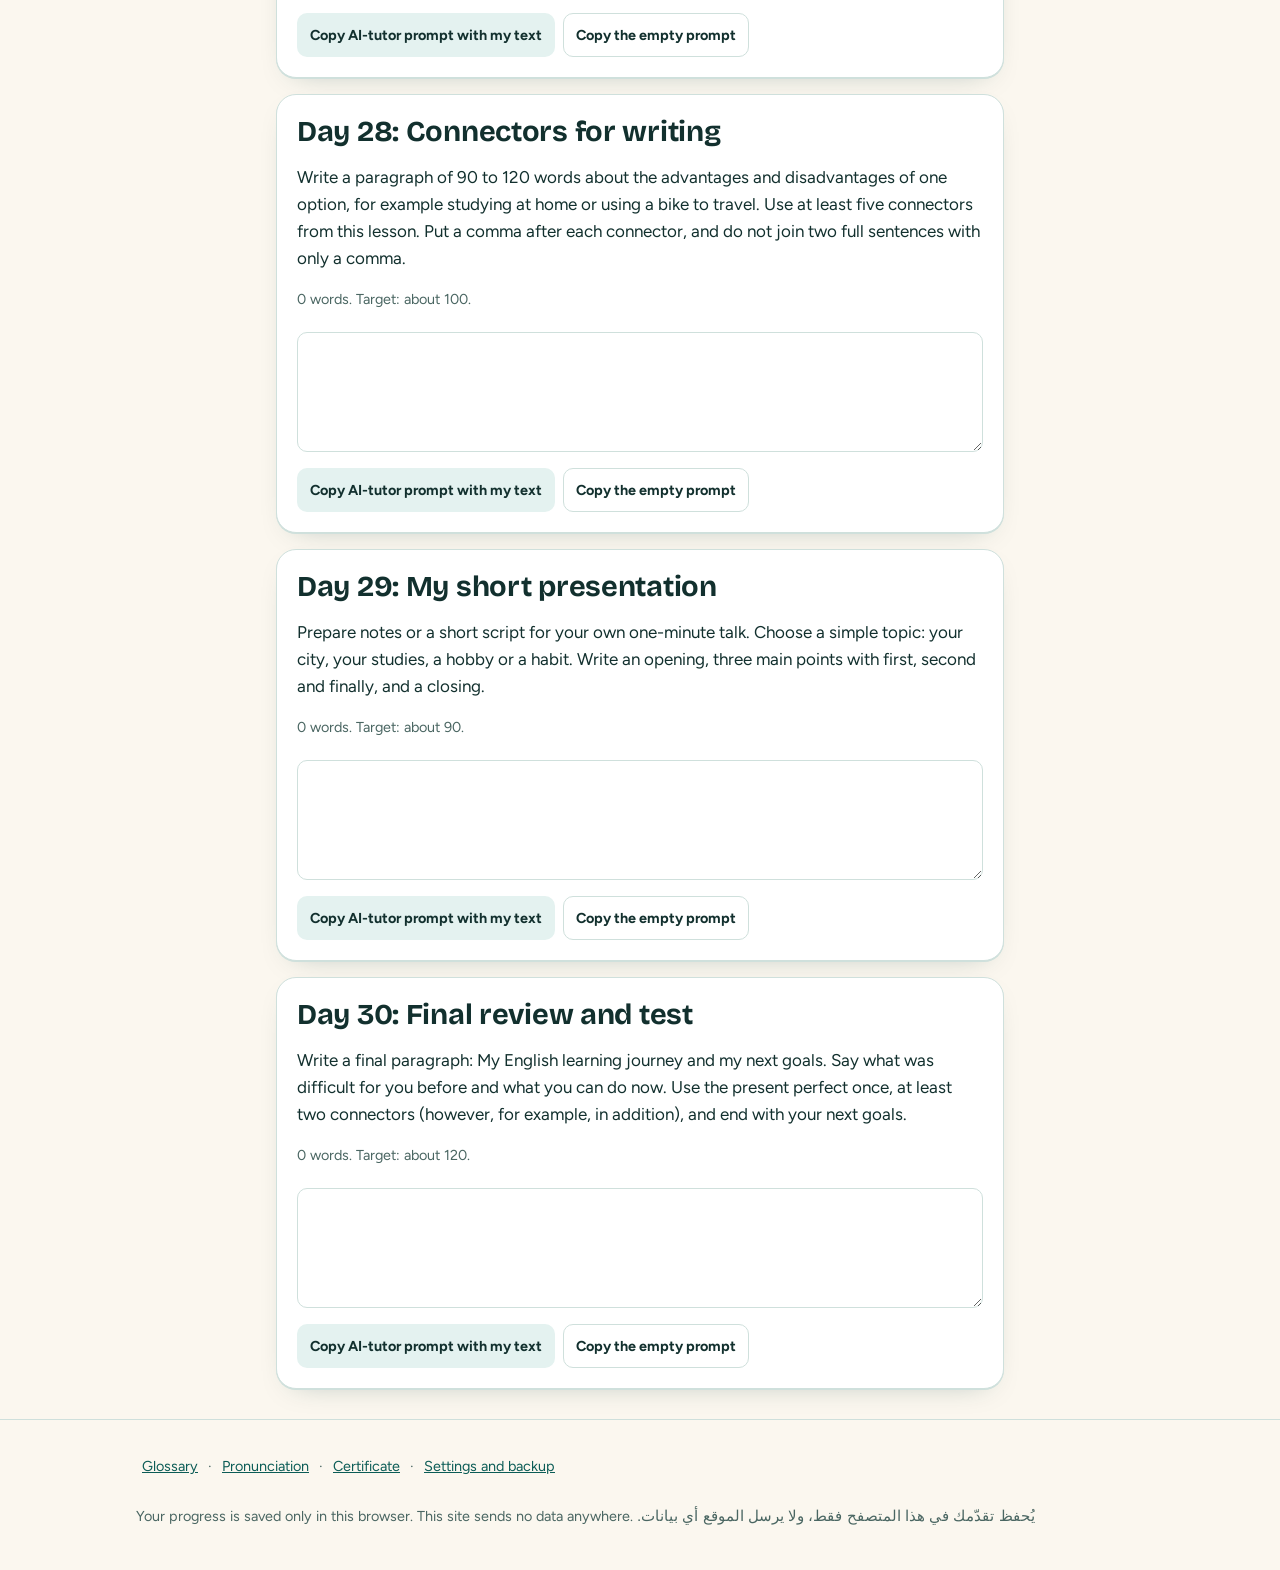
<file: writing.html>
<!doctype html>
<html lang="en" data-theme="light">
<head>
<meta charset="utf-8">
<meta name="viewport" content="width=device-width, initial-scale=1">
<title>My writing | English in 30 Days</title>
<meta name="description" content="All your writing tasks, drafts and AI-tutor prompts.">
<link rel="icon" href="data:,">
<link rel="stylesheet" href="assets/css/style.css">
<script src="js/app.js"></script>
</head>
<body data-page="writing">
<main id="main" class="wrap narrow">
  <div id="writing"><p>Loading...</p></div>
  <noscript><p>This course needs JavaScript. Please turn it on in your browser. <span lang="ar" dir="rtl">يحتاج هذا الموقع إلى تفعيل JavaScript.</span></p></noscript>
</main>
<script src="js/curriculum.js"></script>
<script src="js/tools.js"></script>
</body>
</html>
</file>
<file: assets/css/style.css>
/* Academic English for Arabic speakers - design system (teal + sand; structure from the ai12 system) */
@font-face{font-family:"Bricolage";src:url(../fonts/bricolage-grotesque-latin-700-normal.woff2) format("woff2");font-weight:700;font-display:swap}
@font-face{font-family:"Bricolage";src:url(../fonts/bricolage-grotesque-latin-800-normal.woff2) format("woff2");font-weight:800;font-display:swap}
@font-face{font-family:"Figtree";src:url(../fonts/figtree-latin-400-normal.woff2) format("woff2");font-weight:400;font-display:swap}
@font-face{font-family:"Figtree";src:url(../fonts/figtree-latin-600-normal.woff2) format("woff2");font-weight:600;font-display:swap}
@font-face{font-family:"Figtree";src:url(../fonts/figtree-latin-700-normal.woff2) format("woff2");font-weight:700;font-display:swap}

:root{
  --bg:#FBF7EF; --surface:#FFFFFF; --tint:#E4F2F0; --tint-2:#F1F8F6; --line:#CFE0DC; --sand:#EFE2C6;
  --ink:#12302E; --muted:#4A6662; --accent:#0F766E; --accent-ink:#0B5C56; --accent-2:#2BA89B; --on-accent:#FFFFFF; --deep:#0B3B38;
  --ok:#17703F; --ok-bg:#E1F3E8; --err:#B3261E; --err-bg:#FCE9E7; --warn:#7A4F00; --warn-bg:#FFF1D1;
  --focus:#0A58CA;
  --shadow:0 1px 0 var(--line), 0 10px 30px -18px rgba(11,59,56,.35);
  --r-lg:20px; --r-md:14px; --r-sm:9px;
  --font-display:"Bricolage","Figtree",system-ui,sans-serif;
  --font-body:"Figtree",system-ui,-apple-system,"Segoe UI",sans-serif;
  --font-ar:"Segoe UI","Noto Naskh Arabic","Noto Sans Arabic","Geeza Pro","Traditional Arabic",Tahoma,Arial,sans-serif;
  --fs:17px;
  color-scheme:light;
}
:root[data-theme="dark"]{
  --bg:#0C1B1A; --surface:#132726; --tint:#1B3533; --tint-2:#162E2C; --line:#2C4D4A; --sand:#3A3320;
  --ink:#EAF4F2; --muted:#A6C2BE; --accent:#3CC2B2; --accent-ink:#7AD9CD; --accent-2:#3CC2B2; --on-accent:#062321; --deep:#EAF4F2;
  --ok:#5FD38D; --ok-bg:#123824; --err:#FF8A80; --err-bg:#3F1A18; --warn:#F2C166; --warn-bg:#3A2D0E;
  --focus:#8AB4FF;
  --shadow:0 1px 0 var(--line), 0 12px 34px -20px rgba(0,0,0,.8);
  color-scheme:dark;
}
html[data-size="s"]{--fs:15.5px} html[data-size="l"]{--fs:19.5px}
*{box-sizing:border-box}
[hidden]{display:none!important}
html{scroll-behavior:smooth;scroll-padding-top:80px;scroll-padding-bottom:150px}
@media (prefers-reduced-motion:reduce){html{scroll-behavior:auto} *,*::before,*::after{transition:none!important;animation:none!important}}
body{margin:0;background:var(--bg);color:var(--ink);font-family:var(--font-body);font-size:var(--fs);line-height:1.6;-webkit-font-smoothing:antialiased}
a{color:var(--accent-ink)}
h1,h2,h3,h4{font-family:var(--font-display);line-height:1.2;margin:0 0 .5em;letter-spacing:-.01em;overflow-wrap:anywhere}
h1{font-size:clamp(1.7rem,5vw,2.8rem);font-weight:800}
h2{font-size:clamp(1.3rem,3vw,1.8rem);font-weight:700}
h3{font-size:1.15rem;font-weight:700}
p{margin:0 0 .9em}
ul,ol{padding-inline-start:22px}
li{margin-bottom:.3em}
code{font-family:ui-monospace,Consolas,monospace;font-size:.88em;background:var(--tint);color:var(--accent-ink);padding:.1em .38em;border-radius:6px}
:focus-visible{outline:3px solid var(--focus);outline-offset:2px;border-radius:6px}
.muted{color:var(--muted)}
.wrap{max-width:1040px;margin:0 auto;padding:0 16px}
.narrow{max-width:760px}
.skip{position:absolute;inset-inline-start:8px;top:-60px;background:var(--accent);color:var(--on-accent);padding:8px 14px;border-radius:8px;z-index:200;font-weight:700}
.skip:focus{top:8px}
.sr-only{position:absolute;width:1px;height:1px;overflow:hidden;clip:rect(0 0 0 0);white-space:nowrap}

/* Arabic support (hidden when settings.arabic is off) */
.ar{font-family:var(--font-ar);font-size:1.06em;line-height:1.85;color:var(--muted)}
.ar-block{display:block;margin-top:2px}
html[data-ar="off"] .ar:not(.ar-keep){display:none!important}
.ar-pair{unicode-bidi:isolate}

/* Top bar */
.topbar{position:sticky;top:0;z-index:30;background:color-mix(in srgb,var(--bg) 90%,transparent);backdrop-filter:blur(10px);border-bottom:1px solid var(--line)}
.topbar .wrap{display:flex;align-items:center;gap:10px;min-height:58px;flex-wrap:wrap;padding-block:6px}
.logo{min-height:44px;display:flex;align-items:center;gap:8px;font-family:var(--font-display);font-weight:800;font-size:1.15rem;color:var(--ink);text-decoration:none}
.logo .mark{display:grid;place-items:center;width:34px;height:34px;border-radius:10px;background:var(--accent);color:var(--on-accent);font-size:.95rem;font-weight:800}
.nav{display:flex;gap:4px;margin-inline-start:auto;align-items:center;flex-wrap:wrap}
.nav a,.nav button{font:600 .92rem var(--font-body);color:var(--muted);text-decoration:none;padding:9px 11px;min-height:44px;border-radius:10px;border:0;background:none;cursor:pointer;white-space:nowrap;display:inline-flex;align-items:center}
.nav a:hover,.nav button:hover,.nav a[aria-current]{color:var(--ink);background:var(--tint)}
.nav .badge{background:var(--accent);color:var(--on-accent);border-radius:99px;font-size:.9rem;padding:1px 7px;margin-inline-start:4px}

/* Buttons */
.btn{display:inline-flex;align-items:center;justify-content:center;gap:8px;font:700 .95rem var(--font-body);border:1px solid transparent;border-radius:12px;padding:10px 16px;min-height:44px;cursor:pointer;text-decoration:none;transition:background .15s}
.btn-primary{background:var(--accent);color:var(--on-accent)}
.btn .ar,.nav .ar,.stepper .ar{color:inherit;font-size:1em}
.btn-primary:hover{filter:brightness(.92)}
.btn-soft{background:var(--tint);color:var(--ink)}
.btn-soft:hover{background:var(--line)}
.btn-ghost{background:transparent;color:var(--ink);border-color:var(--line)}
.btn-ghost:hover{border-color:var(--accent-2)}
.btn-sm{padding:6px 12px;font-size:.9rem;min-height:44px;border-radius:10px}
.btn[disabled]{opacity:.55;cursor:not-allowed}
.btn-row{display:flex;gap:8px;flex-wrap:wrap;align-items:center}
.audio{display:inline-flex;align-items:center;justify-content:center;gap:6px;min-width:44px;min-height:44px;border:1px solid var(--line);background:var(--tint-2);color:var(--accent-ink);border-radius:12px;cursor:pointer;font:700 .9rem var(--font-body);padding:4px 10px}
.audio:hover{border-color:var(--accent-2)}
.audio.slow{font-weight:600}
.audio[aria-pressed="true"]{background:var(--accent);color:var(--on-accent)}
html.no-speech .audio,html.no-speech #dlg-all,html.no-speech #pplay{display:none}
.speech-note{display:none}
html.no-speech .speech-note{display:block}

/* Panels */
.panel{background:var(--surface);border:1px solid var(--line);border-radius:var(--r-lg);padding:20px;box-shadow:var(--shadow);margin-bottom:16px}
.chip{display:inline-flex;align-items:center;gap:6px;font:600 .9rem var(--font-body);padding:4px 10px;border-radius:99px;background:var(--tint);color:var(--accent-ink)}
.chip.ok{background:var(--ok-bg);color:var(--ok)}
.chip.warn{background:var(--warn-bg);color:var(--warn)}
.callout{border-radius:var(--r-md);padding:14px 16px;margin:14px 0;border:1px solid var(--line);background:var(--tint-2)}
.callout .ttl{font-weight:700;margin-bottom:4px}
.callout.watch{background:var(--warn-bg);border-color:color-mix(in srgb,var(--warn) 40%,transparent)}
.callout.ok{background:var(--ok-bg);border-color:color-mix(in srgb,var(--ok) 40%,transparent)}
.callout.err{background:var(--err-bg);border-color:color-mix(in srgb,var(--err) 40%,transparent)}
.callout p:last-child{margin-bottom:0}
.notice{border:1px dashed var(--line);border-radius:var(--r-md);padding:10px 14px;margin:10px 0;background:var(--tint-2);font-size:.92rem}

/* Lesson */
.lesson-hero{padding:24px 0 8px}
.meta{display:flex;gap:8px;flex-wrap:wrap;margin-bottom:10px}
.goal{font-size:1.05rem;margin:8px 0}
.progress-wrap{margin:14px 0 8px}
.progress{height:10px;border-radius:99px;background:var(--tint);overflow:hidden}
.progress > i{display:block;height:100%;background:var(--accent);border-radius:99px;transition:width .25s}
.progress-label{font-size:.9rem;color:var(--muted);margin-top:4px}
.stepper{list-style:none;padding:0;margin:10px 0 18px;display:flex;gap:6px;flex-wrap:wrap}
.stepper li{margin:0}
.stepper button{font:600 .9rem var(--font-body);display:flex;flex-direction:column;align-items:center;min-height:48px;min-width:48px;padding:6px 10px;border:1px solid var(--line);background:var(--surface);color:var(--ink);border-radius:12px;cursor:pointer}
.stepper button small{font-size:.9rem;color:var(--muted);font-weight:400}
.stepper button[aria-current="step"]{background:var(--accent);border-color:var(--accent);color:var(--on-accent)}
.stepper button[aria-current="step"] small{color:var(--on-accent)}
.stepper button.seen::after{content:"\2713";font-size:.9rem}
.step{display:none}
.step.on{display:block}
.step > h2{display:flex;gap:10px;align-items:baseline;flex-wrap:wrap}
.step-nav{display:flex;justify-content:space-between;gap:10px;margin:22px 0;flex-wrap:wrap}
.words{display:grid;gap:10px;grid-template-columns:repeat(auto-fill,minmax(280px,1fr))}
.word{background:var(--surface);border:1px solid var(--line);border-radius:var(--r-md);padding:12px 14px}
.word .en{display:flex;align-items:center;gap:8px;flex-wrap:wrap}
.word b{font:700 1.15rem var(--font-display)}
.word .pos{font-size:.9rem;color:var(--muted)}
.word .ex{margin:6px 0 2px;display:flex;gap:8px;align-items:flex-start}
.reading{background:var(--surface);border:1px solid var(--line);border-radius:var(--r-lg);padding:18px 20px;font-size:1.08em;line-height:1.85}
.reading p:last-child{margin-bottom:0}
.gw{font:inherit;color:var(--accent-ink);background:var(--tint);border:0;border-bottom:2px dotted var(--accent);border-radius:4px;padding:0 2px;cursor:pointer}
.gw:hover,.gw[aria-expanded="true"]{background:var(--sand)}
.gloss-panel{position:sticky;bottom:8px;margin-top:12px;background:var(--surface);border:2px solid var(--accent);border-radius:var(--r-md);padding:10px 14px;box-shadow:var(--shadow)}
.gloss-panel .gw-word{font:800 1.15rem var(--font-display)}
table.tbl{width:100%;border-collapse:collapse;background:var(--surface);border-radius:var(--r-md);overflow:hidden}
table.tbl th,table.tbl td{padding:10px 12px;border-bottom:1px solid var(--line);text-align:start;vertical-align:top}
table.tbl th{background:var(--tint);font-family:var(--font-display)}
.table-wrap{overflow-x:auto;margin:12px 0}
.ex-row{display:flex;gap:10px;align-items:flex-start;padding:8px 0;border-bottom:1px solid var(--line)}
.ex-row:last-child{border-bottom:0}
.ex-row > div{flex:1;min-width:0}
details.fold{border:1px solid var(--line);border-radius:var(--r-md);margin:10px 0;background:var(--tint-2)}
details.fold > summary{cursor:pointer;padding:12px 14px;font-weight:700;min-height:44px}
details.fold > .fold-body{padding:0 14px 14px}
.dict-item{background:var(--surface);border:1px solid var(--line);border-radius:var(--r-md);padding:14px;margin:12px 0}
.dict-item textarea,.write-area{width:100%;font:16px/1.55 var(--font-body);color:var(--ink);background:var(--surface);border:1px solid var(--line);border-radius:10px;padding:10px 12px;min-height:76px;resize:vertical;margin:8px 0}
.write-area{min-height:200px}
.diff{margin:8px 0;line-height:2}
.diff .ok{background:var(--ok-bg);color:var(--ok);border-radius:4px;padding:1px 4px}
.diff .bad{background:var(--err-bg);color:var(--err);border-radius:4px;padding:1px 4px;text-decoration:underline}
.diff .miss{background:var(--warn-bg);color:var(--warn);border-radius:4px;padding:1px 4px}
.checklist{list-style:none;padding:0;margin:10px 0}
.checklist li{margin:0 0 8px}
.checklist label{display:flex;gap:10px;align-items:flex-start;cursor:pointer;padding:10px 12px;border:1px solid var(--line);border-radius:10px;background:var(--tint-2);min-height:44px}
.checklist input{margin-top:4px;accent-color:var(--accent);width:20px;height:20px;flex:none}
.checklist label.on{background:var(--ok-bg);border-color:color-mix(in srgb,var(--ok) 45%,transparent)}
.prompt-box{border-radius:var(--r-md);overflow:hidden;background:var(--deep);margin:12px 0}
.prompt-box .pb-bar{display:flex;flex-wrap:wrap;gap:6px;align-items:center;padding:8px 10px;border-bottom:1px solid color-mix(in srgb,var(--bg) 30%,transparent)}
.prompt-box .pb-title{color:var(--bg);font:600 .9rem var(--font-body);margin-inline-end:auto}
.prompt-box pre{margin:0;padding:14px 16px;color:var(--bg);font:14.5px/1.7 ui-monospace,Consolas,monospace;white-space:pre-wrap;word-break:break-word;text-align:start}
:root[data-theme="dark"] .prompt-box{background:#06100F}
:root[data-theme="dark"] .prompt-box .pb-title,:root[data-theme="dark"] .prompt-box pre{color:#EAF4F2}
.counter{font-size:.9rem;color:var(--muted)}
.counter.good{color:var(--ok);font-weight:700}

/* Quiz */
.q{background:var(--surface);border:1px solid var(--line);border-radius:var(--r-md);padding:16px;margin:12px 0;min-inline-size:0}
.q legend{font-weight:700;padding:0 6px;max-width:100%}
.q .opts{display:grid;gap:8px;margin-top:8px}
.q .opt{text-align:start;font:500 .98rem var(--font-body);background:var(--tint-2);border:1px solid var(--line);color:var(--ink);border-radius:10px;padding:11px 14px;cursor:pointer;line-height:1.5;min-height:44px}
.q .opt:hover:not([disabled]){border-color:var(--accent-2)}
.q .opt[disabled]{cursor:default}
.q .opt.right{background:var(--ok-bg);border-color:var(--ok);color:var(--ok);font-weight:700}
.q .opt.wrong{background:var(--err-bg);border-color:var(--err);color:var(--err)}
.q .explain{margin-top:10px;font-size:.95rem}
.score-bar{display:flex;align-items:center;gap:12px;padding:12px 16px;border-radius:var(--r-md);background:var(--tint);font-weight:700;flex-wrap:wrap}

/* Home */
.hero{padding:34px 0 18px}
.hero p.lead{font-size:1.15rem;max-width:42em}
.stats{display:grid;grid-template-columns:repeat(4,1fr);gap:10px;margin:18px 0}
@media (max-width:560px){.stats{grid-template-columns:repeat(2,1fr)}}
.stat{background:var(--surface);border:1px solid var(--line);border-radius:var(--r-md);padding:12px 14px}
.stat .v{font:800 1.6rem var(--font-display);color:var(--accent-ink)}
.stat .l{font-size:.9rem;color:var(--muted)}
.unit{margin:26px 0}
.unit-head{display:flex;align-items:baseline;gap:12px;flex-wrap:wrap;margin-bottom:10px}
.unit-head h2{margin:0;font-size:1.3rem}
.days{display:grid;grid-template-columns:repeat(5,1fr);gap:8px;list-style:none;padding:0;margin:0}
@media (max-width:760px){.days{grid-template-columns:repeat(2,1fr)}}
.day{position:relative;display:flex;flex-direction:column;gap:4px;min-height:118px;height:100%;text-decoration:none;color:var(--ink);background:var(--surface);border:1px solid var(--line);border-radius:var(--r-md);padding:10px 12px}
a.day:hover{border-color:var(--accent-2)}
.day .dn{font:800 1rem var(--font-display)}
.day .dt{font-size:.9rem;line-height:1.35;color:var(--muted)}
.day .ds{margin-top:auto;font-size:.9rem;font-weight:700}
.day.review{background:var(--sand)}
:root[data-theme="dark"] .day.review{background:var(--sand)}
.day.done{background:var(--ok-bg);border-color:color-mix(in srgb,var(--ok) 45%,transparent)}
.day.done .ds{color:var(--ok)}
.day.current{border:2px solid var(--accent);box-shadow:0 0 0 4px color-mix(in srgb,var(--accent) 18%,transparent)}
.day.na{opacity:.75;border-style:dashed}

/* Forms (settings) */
.field{margin:14px 0}
.field > label,.field > .lbl{display:block;font-weight:700;margin-bottom:6px}
.field input[type=text],.field select{width:100%;max-width:420px;font:16px var(--font-body);color:var(--ink);background:var(--surface);border:1px solid var(--line);border-radius:10px;padding:10px 12px;min-height:44px}
.field input[type=range]{width:100%;max-width:420px;min-height:44px;accent-color:var(--accent)}
.seg{display:flex;gap:8px;flex-wrap:wrap}
.seg button{flex:0 1 auto;min-width:80px;font:600 .95rem var(--font-body);padding:10px 14px;min-height:44px;border-radius:10px;border:1px solid var(--line);background:var(--tint-2);color:var(--ink);cursor:pointer}
.seg button[aria-pressed="true"]{background:var(--accent);border-color:var(--accent);color:var(--on-accent)}
.switch{display:flex;gap:10px;align-items:center;min-height:44px;cursor:pointer}
.switch input{width:22px;height:22px;accent-color:var(--accent)}

.toast{position:fixed;bottom:22px;left:50%;transform:translateX(-50%);background:var(--ink);color:var(--bg);padding:10px 18px;border-radius:12px;font-weight:600;z-index:200;box-shadow:var(--shadow);max-width:92vw}
.dlg{list-style:none;padding:14px 16px;margin:10px 0}
.dlg .dl{display:flex;gap:8px;align-items:center;flex-wrap:wrap;padding:6px 8px;border-radius:10px;margin:0 0 4px}
.dlg .dl.now{background:var(--tint)}
.dlg .spk{color:var(--accent-ink)}
.dlg-hidden .dlg-text{visibility:hidden}
.footer a{display:inline-block;padding:11px 6px;min-height:44px}
main:focus{outline:none}
@media (max-width:640px){.topbar{position:static}html{scroll-padding-top:16px}}
.footer{border-top:1px solid var(--line);padding:24px 0 40px;color:var(--muted);font-size:.9rem;margin-top:30px}

.cert{max-width:980px;margin:18px auto;background:#fff;color:#12302E;border:10px double #0F766E;border-radius:6px;padding:34px 40px;text-align:center}
.cert h1{color:#0B3B38;font-size:clamp(1.8rem,5vw,2.8rem)}
.cert p{color:#12302E}
.cert .cert-kicker{font:700 .9rem var(--font-body);letter-spacing:.18em;text-transform:uppercase;color:#4A6662}
.cert .cert-name{font:800 clamp(1.6rem,5vw,2.6rem) var(--font-display);color:#0B5C56;border-bottom:2px solid #CFE0DC;display:inline-block;padding:0 18px 4px;margin:6px 0 12px;overflow-wrap:anywhere}
.cert .cert-meta{display:flex;justify-content:space-between;gap:12px;flex-wrap:wrap;margin-top:18px;font-size:.9rem;color:#4A6662}
.cert .cert-meta code{background:#E4F2F0;color:#0B5C56}
@media (max-width:600px){.cert{padding:22px 16px;border-width:6px}}
@media print{
  @page{size:A4;margin:14mm}
  body{background:#fff;color:#000;font-size:11pt}
  .btn,.pb-bar button,.dict-item .btn-row,.seg,.score-bar .btn,#rec-box,.topbar,.no-print,.footer,.skip,.audio,.step-nav,.stepper,.progress-wrap,.gloss-panel{display:none!important}
  .dlg-hidden .dlg-text{visibility:visible}
  .step{display:block!important;break-inside:avoid-page;margin-bottom:10mm}
  .panel,.word,.reading,.q,.dict-item{box-shadow:none;border-color:#999;background:#fff}
  .ar{color:#222}
  html[data-ar="off"] .ar{display:none!important}
  .gw{border:0;background:none;color:#000;text-decoration:underline dotted}
  .cert-page{background:#fff!important}
  .cert-page .cert{margin:0;max-width:none;-webkit-print-color-adjust:exact;print-color-adjust:exact;page-break-inside:avoid}
  a{color:#000}
  .q .opt{border-color:#999;background:#fff;color:#000}
  details.fold{display:block}
  details.fold > .fold-body{display:block}
}
</file>
